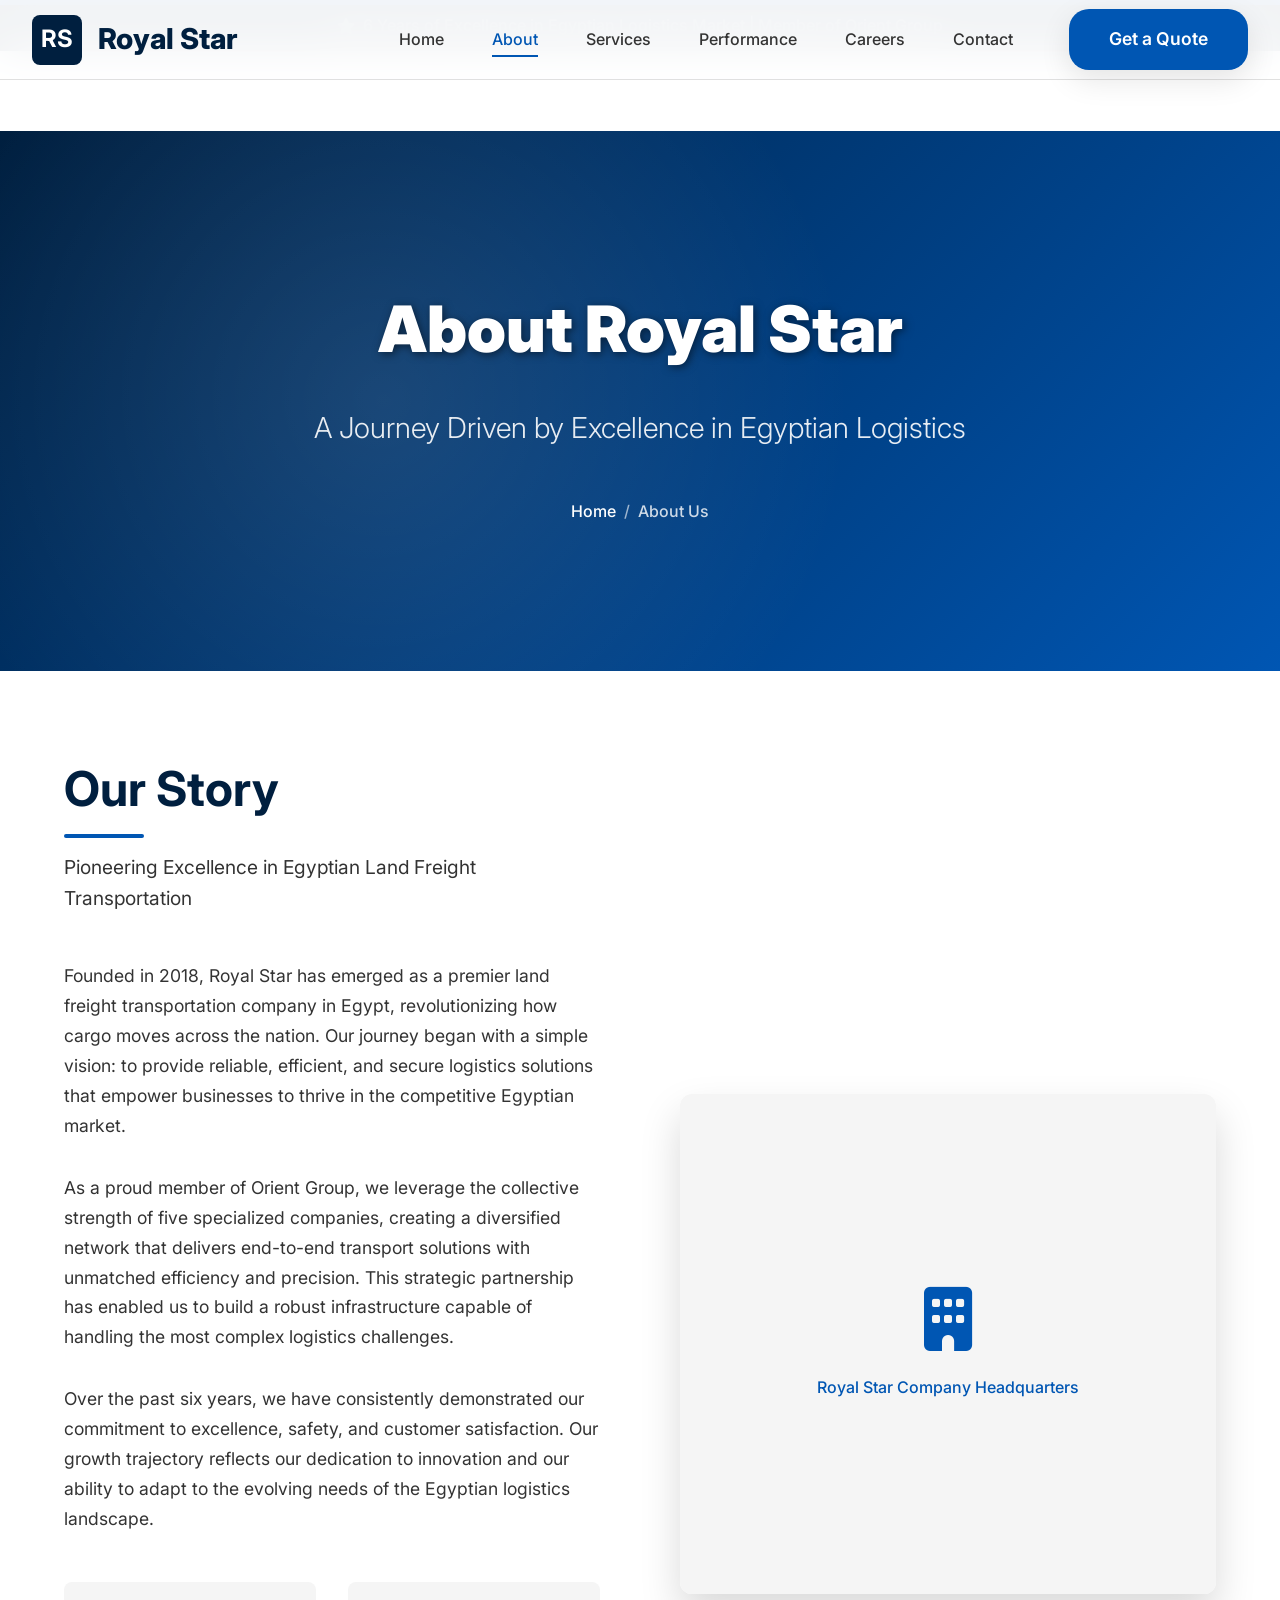
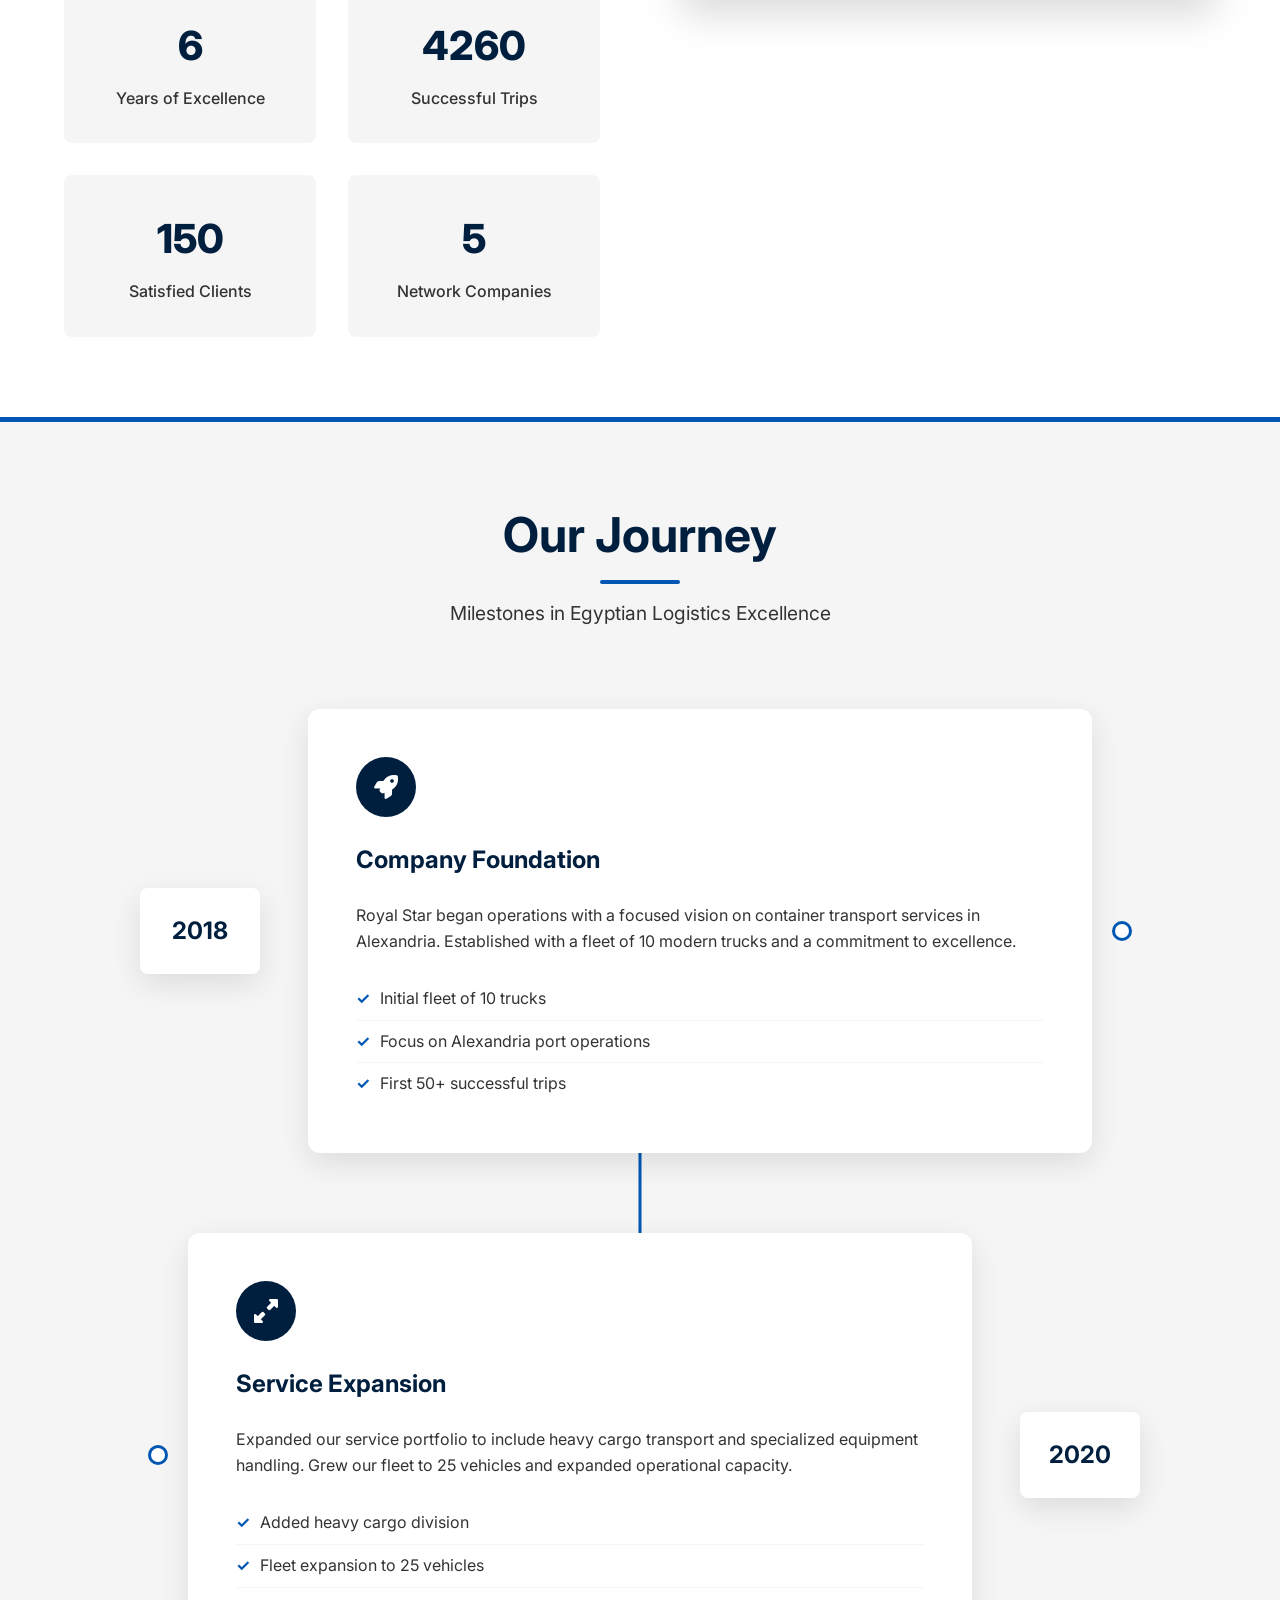
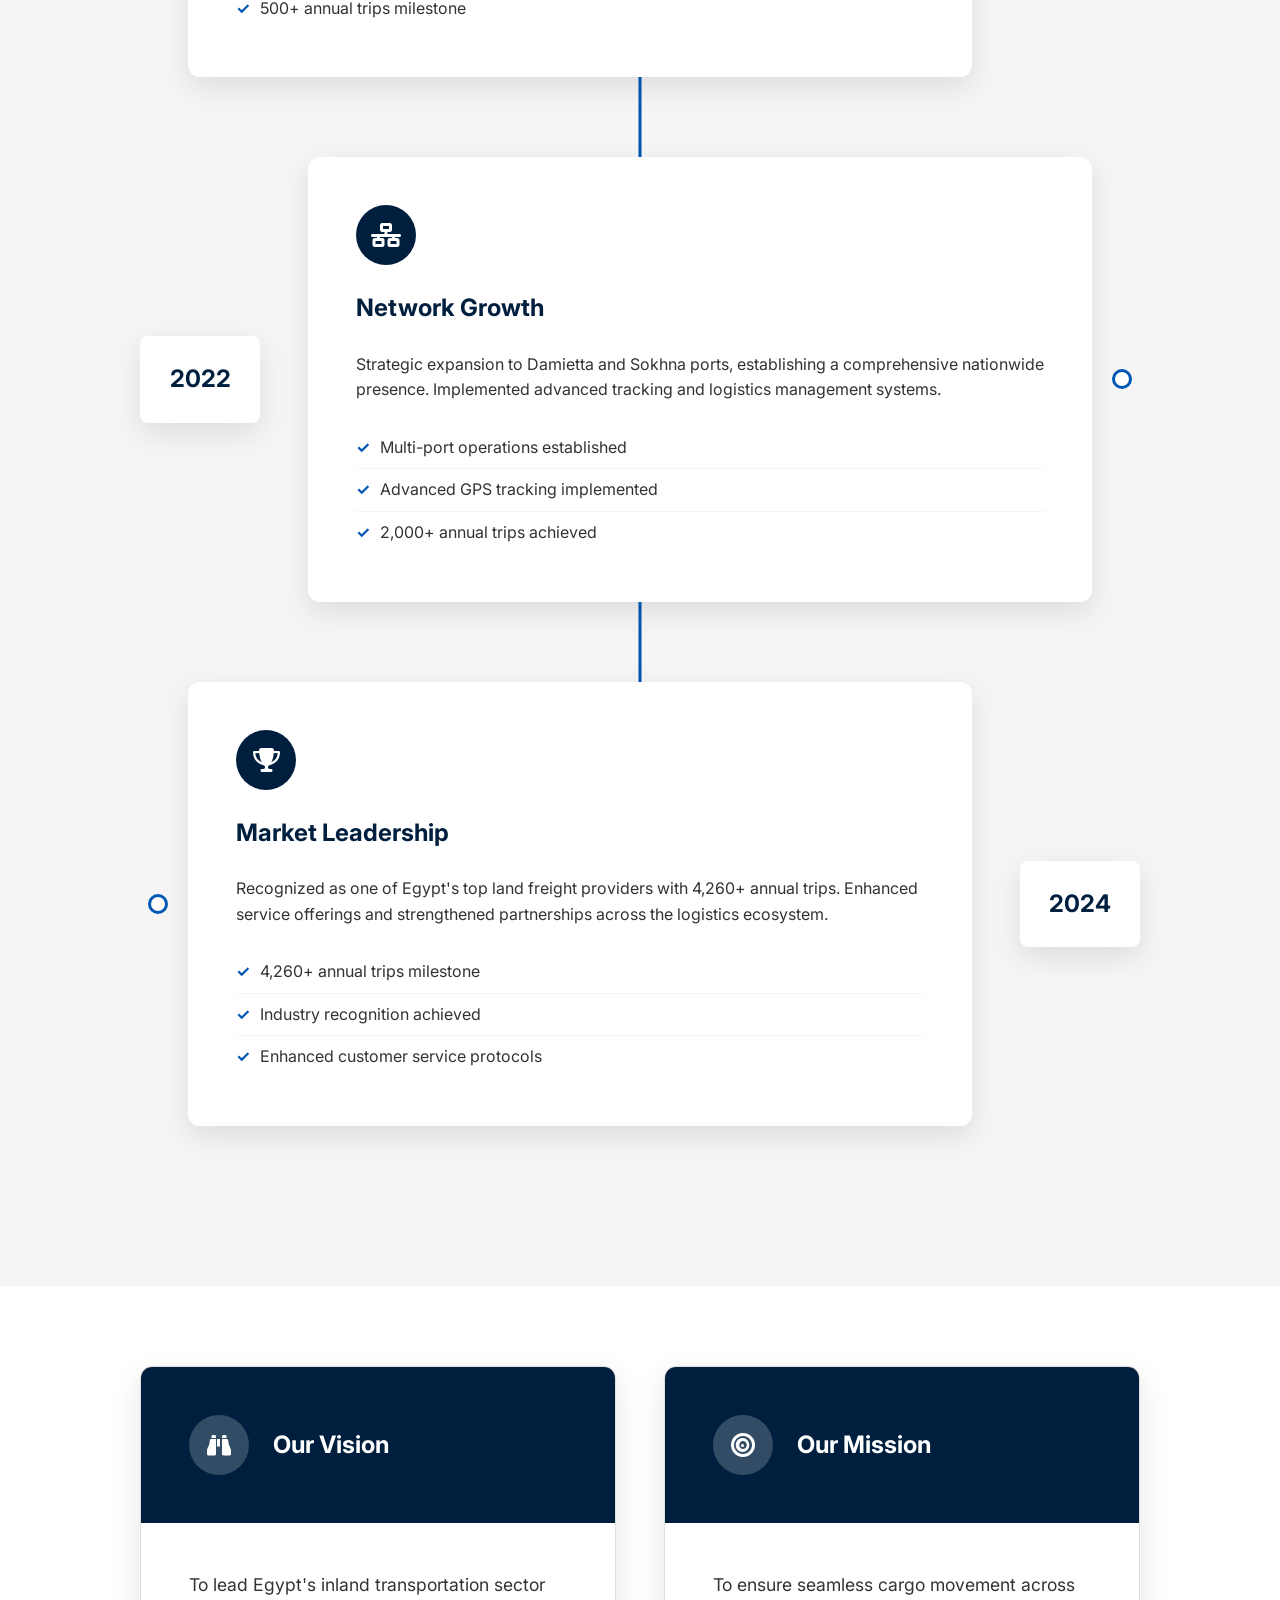
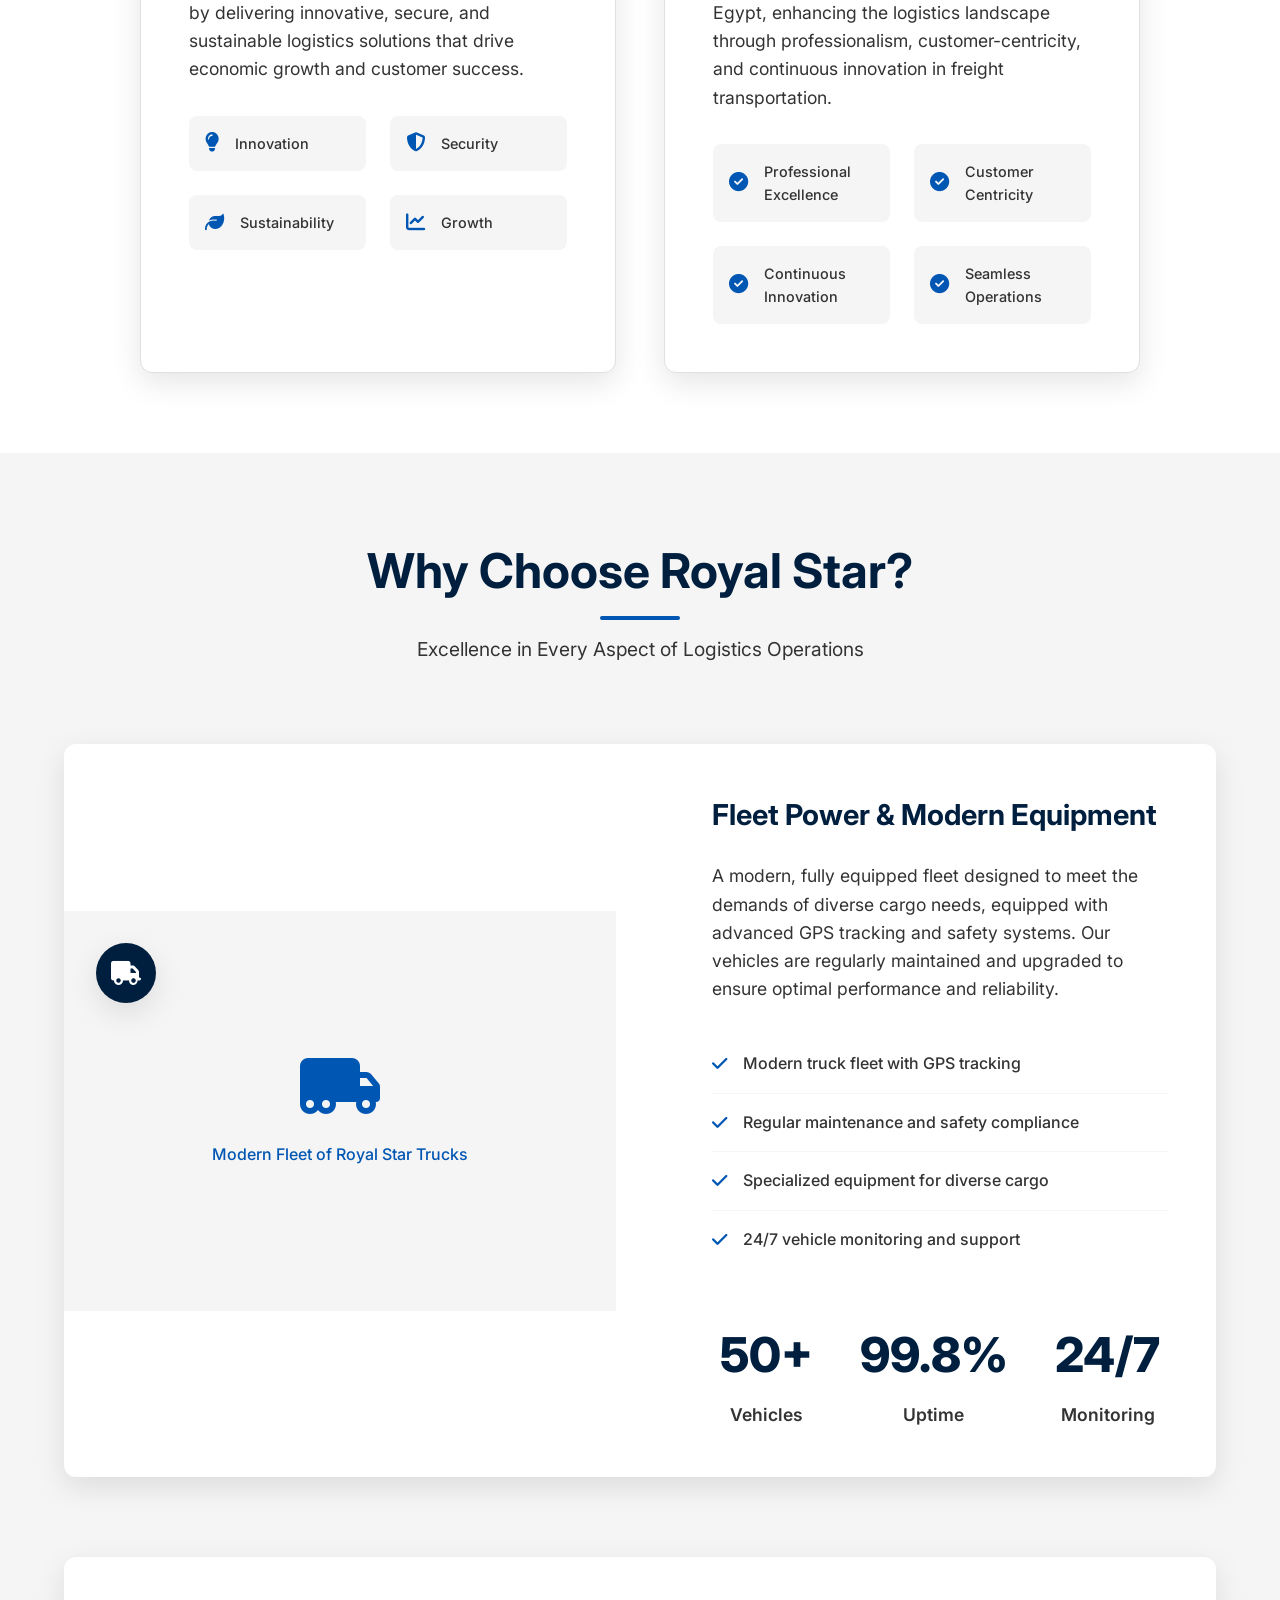
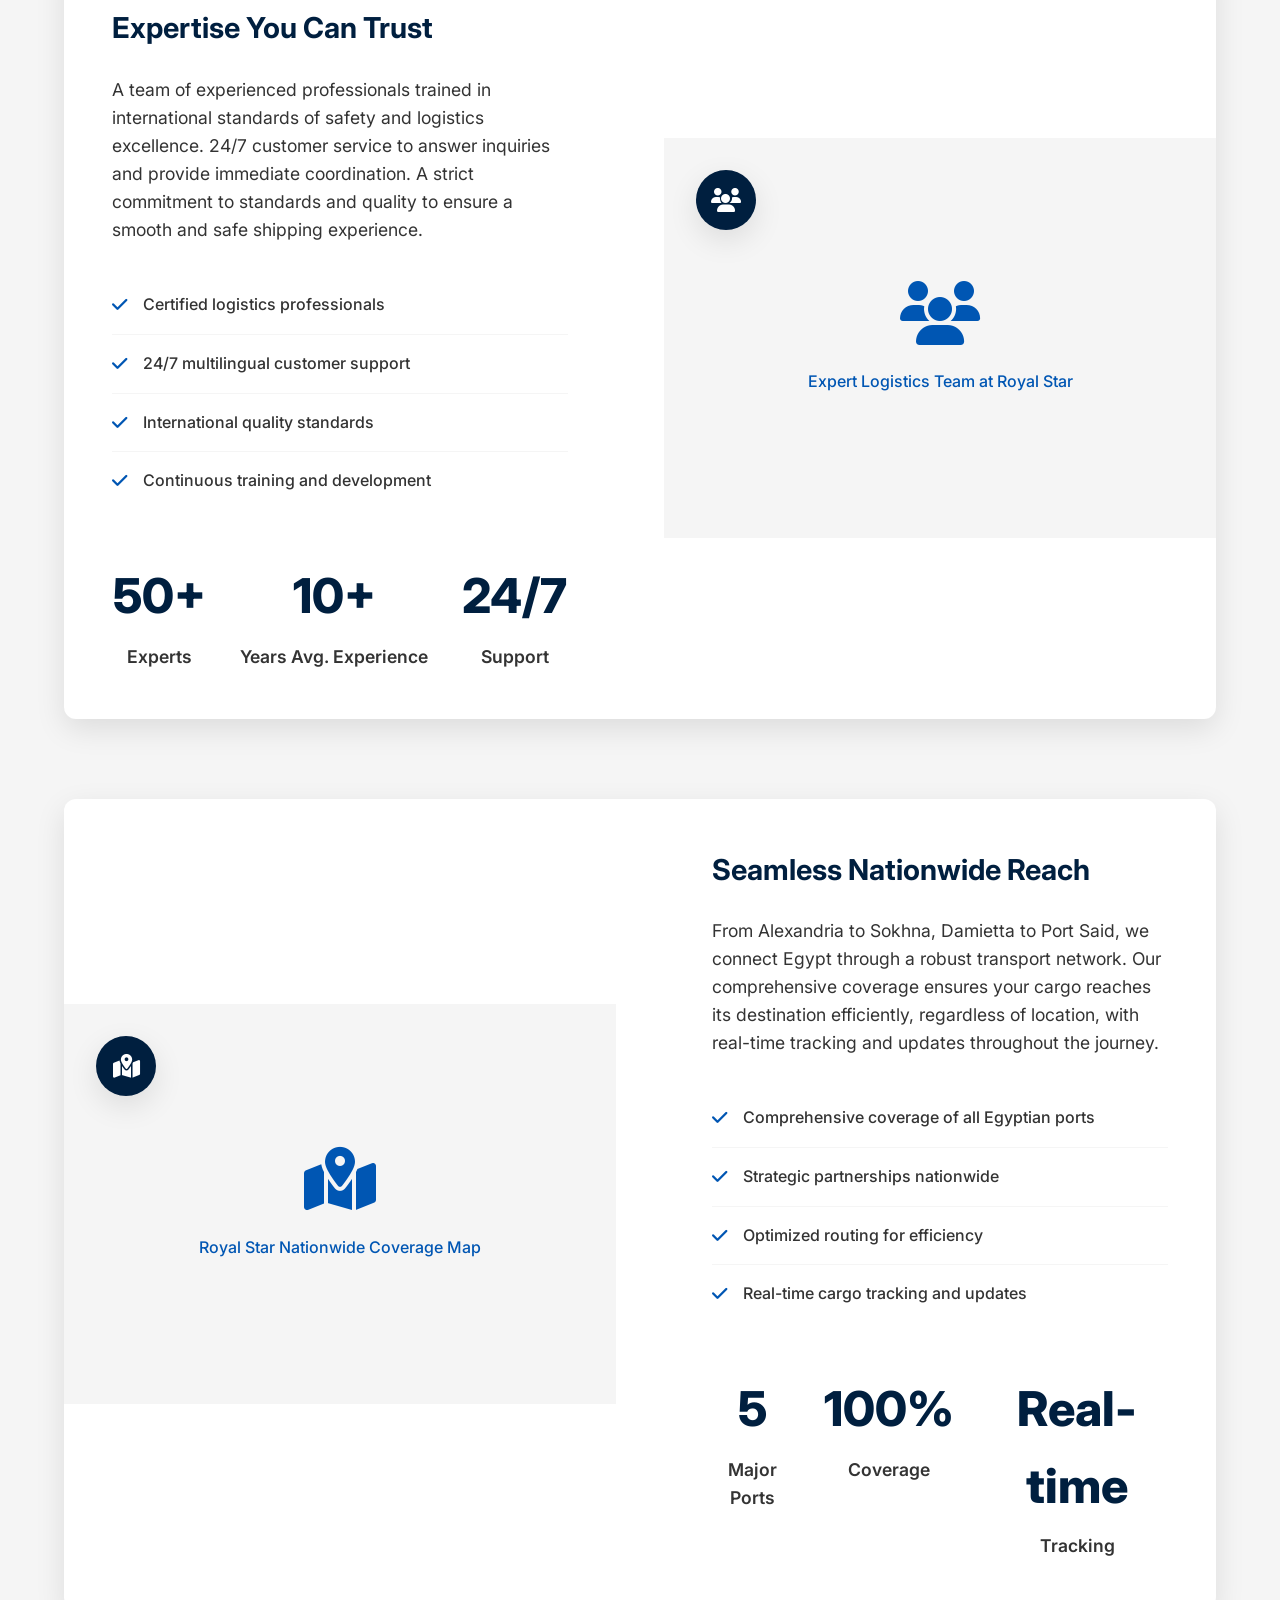
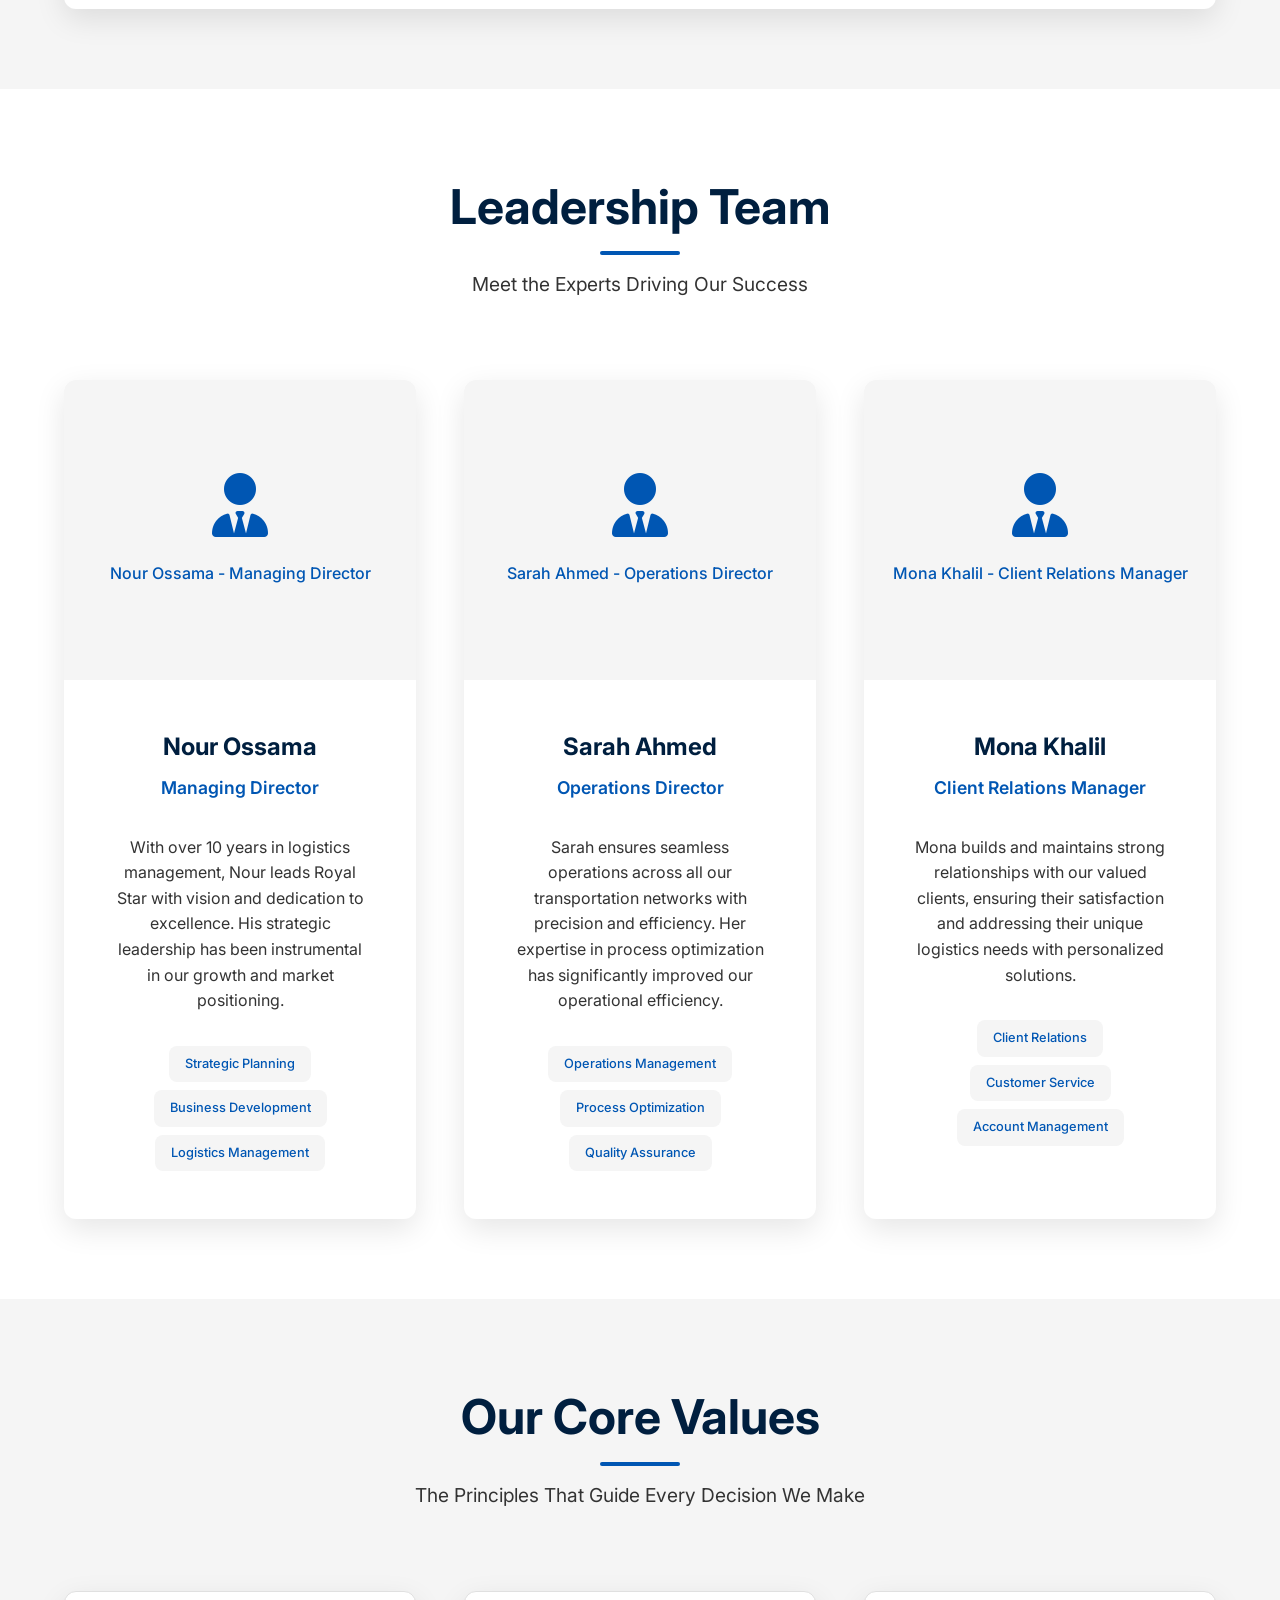
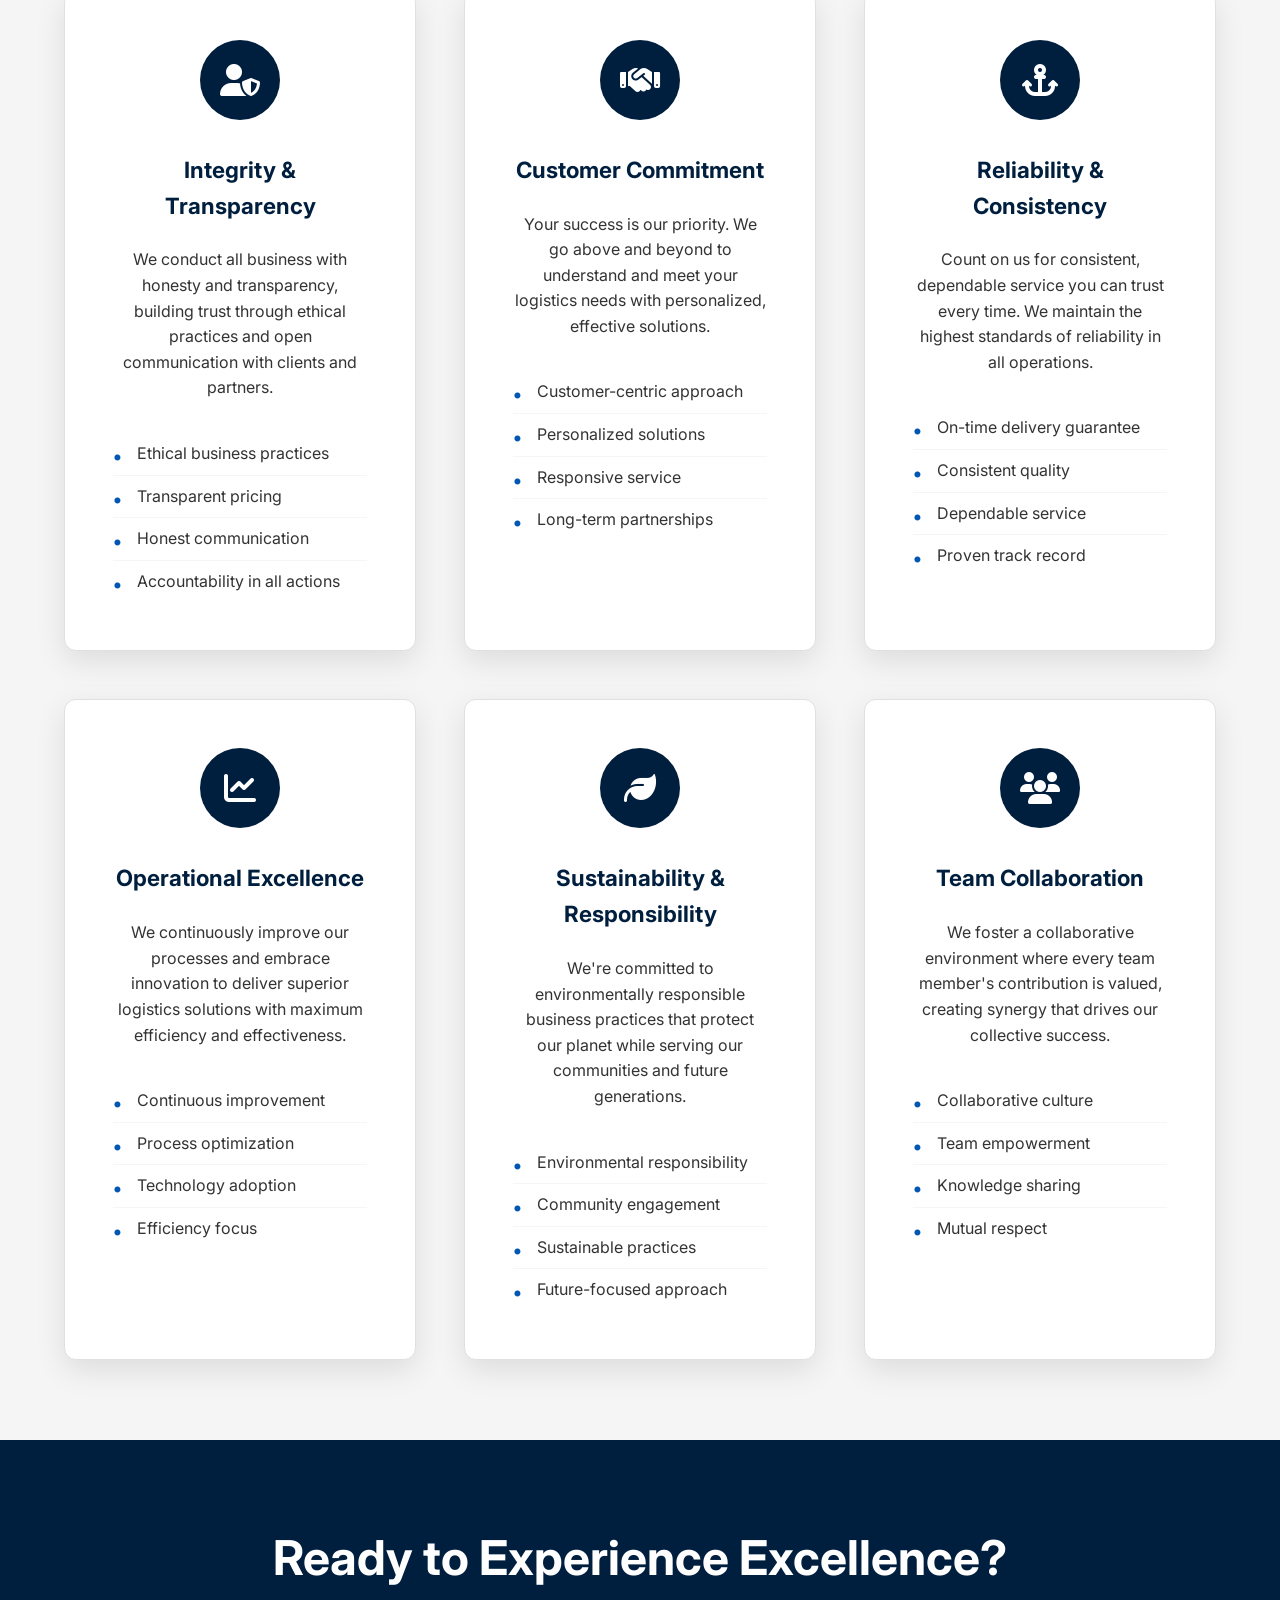
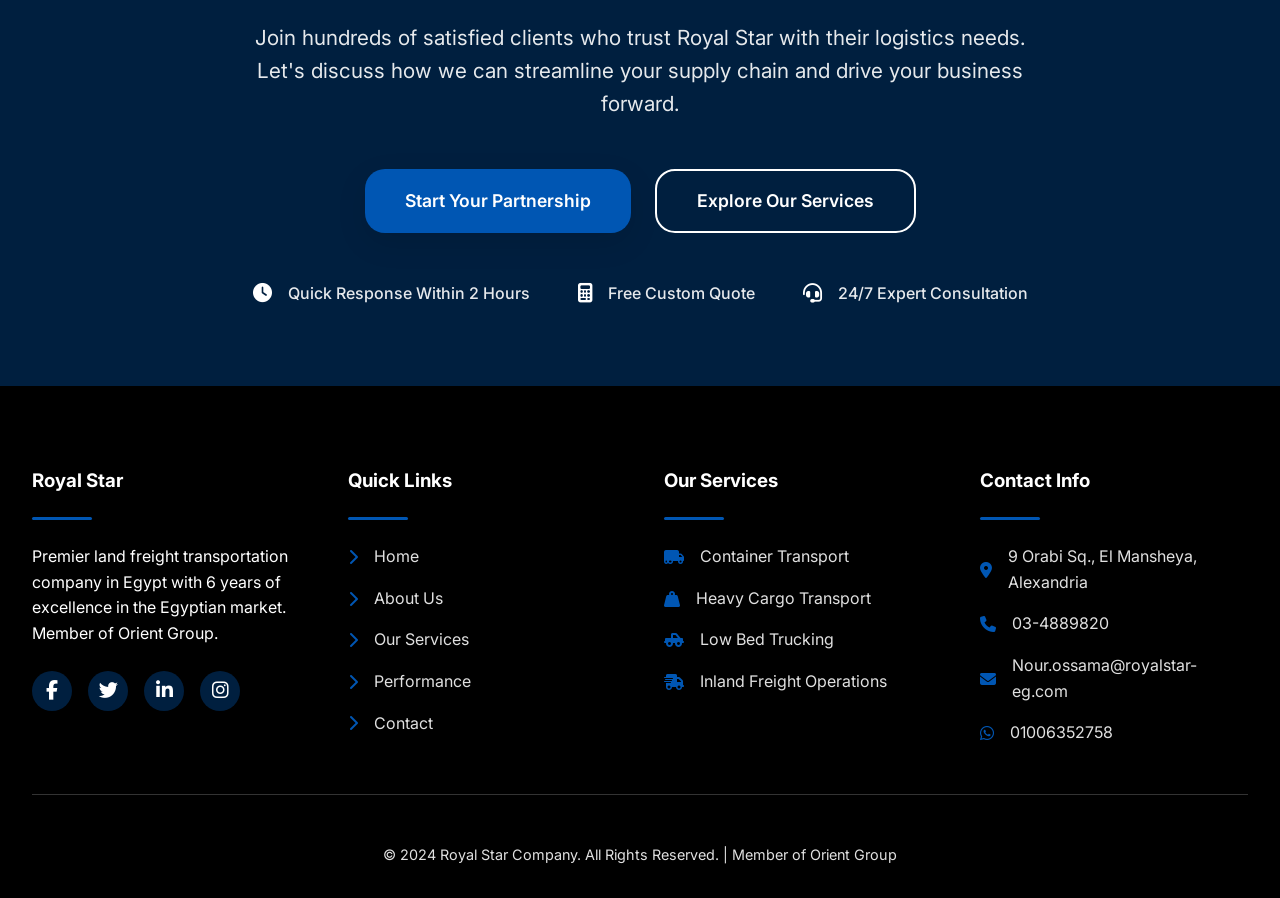
<file: royal star/about.html>
<!DOCTYPE html>
<html lang="en" dir="ltr">
<head>
    <meta charset="UTF-8">
    <meta name="viewport" content="width=device-width, initial-scale=1.0">
    
    <!-- Primary Meta Tags -->
    <title>About Royal Star | Leading Logistics Companies in Egypt - Freight Expertise</title>
    <meta name="description" content="Learn about Royal Star, a top logistics company in Egypt with 6 years of land freight transportation expertise. Our vision and mission drive reliable inland freight services.">
    <meta name="keywords" content="about Royal Star, logistics companies Egypt, freight company Egypt, inland transportation Egypt, transport and logistics Egypt, haulage companies Egypt, نقل بري مصر, شركات اللوجستيات مصر, رؤية نقل البضائع مصر, عن رويال ستار, رؤية اللوجستيات مصر">
    
    <!-- SEO for Arabic -->
    <meta name="arabic-title" content="عن رويال ستار | شركات اللوجستيات الرائدة في مصر - خبرة الشحن">
    <meta name="arabic-description" content="تعرف على رويال ستار، شركة لوجستيات رائدة في مصر مع 6 سنوات من الخبرة في النقل البري. رؤيتنا ورسالتنا تقود خدمات الشحن الداخلي الموثوقة">
    
    <!-- Open Graph -->
    <meta property="og:type" content="website">
    <meta property="og:title" content="About Royal Star | Leading Logistics Companies in Egypt">
    <meta property="og:description" content="Learn about our 6 years of excellence in Egyptian logistics market">
    <meta property="og:url" content="https://www.royalstar-eg.com/about.html">
    <meta property="og:site_name" content="Royal Star Company">
    
    <!-- Twitter Card -->
    <meta name="twitter:card" content="summary_large_image">
    <meta name="twitter:title" content="About Royal Star | Logistics Expertise Egypt">
    <meta name="twitter:description" content="6 years of excellence in Egyptian land freight transportation">
    
    <!-- Structured Data -->
    <script type="application/ld+json">
    {
        "@context": "https://schema.org",
        "@type": "AboutPage",
        "name": "About Royal Star",
        "description": "Learn about Royal Star's history, vision, and mission in Egyptian logistics",
        "publisher": {
            "@type": "Organization",
            "name": "Royal Star Company",
            "url": "https://www.royalstar-eg.com",
            "logo": "https://www.royalstar-eg.com/images/logo.png",
            "sameAs": []
        },
        "mainEntity": {
            "@type": "Organization",
            "name": "Royal Star Company",
            "foundingDate": "2018",
            "founder": "Orient Group",
            "numberOfEmployees": "50+",
            "address": {
                "@type": "PostalAddress",
                "streetAddress": "9 Orabi Square, El Mansheya",
                "addressLocality": "Alexandria",
                "addressCountry": "Egypt"
            }
        }
    }
    </script>
    
    <!-- hreflang for multilingual SEO -->
    <link rel="alternate" hreflang="en" href="https://www.royalstar-eg.com/about.html">
    <link rel="alternate" hreflang="ar" href="https://www.royalstar-eg.com/ar/about.html">
    <link rel="alternate" hreflang="x-default" href="https://www.royalstar-eg.com/about.html">
    
    <!-- Preload critical resources -->
    <link rel="preconnect" href="https://fonts.googleapis.com">
    <link rel="preconnect" href="https://fonts.gstatic.com" crossorigin>
    
    <!-- Google Fonts -->
    <link href="https://fonts.googleapis.com/css2?family=Inter:wght@300;400;500;600;700;800;900&display=swap" rel="stylesheet">
    
    <!-- Font Awesome -->
    <link rel="stylesheet" href="https://cdnjs.cloudflare.com/ajax/libs/font-awesome/6.4.0/css/all.min.css">
    
    <!-- Main CSS File -->
    <link rel="stylesheet" href="css/style.css">
    
    <!-- Favicon -->
    <link rel="icon" type="image/x-icon" href="images/favicon.ico">
</head>
<body>
    <!-- Skip to main content for accessibility -->
    <a href="#main-content" class="sr-only">Skip to main content</a>

    <!-- Notification Bar -->
    <div class="notification-bar">
        <div class="container">
            <div class="notification-content">
                <i class="fas fa-star"></i>
                6 Years of Excellence in Egyptian Logistics Market | Member of Orient Group
            </div>
        </div>
    </div>

    <!-- Header -->
    <header class="header" id="header">
        <div class="container header-container">
            <!-- Logo -->
            <div class="logo">
                <div class="logo-img">RS</div>
                <div class="logo-text">Royal Star</div>
            </div>
            
            <!-- Desktop Navigation -->
            <nav class="nav" aria-label="Main navigation">
                <ul class="nav-links">
                    <li><a href="index.html" class="nav-link">Home</a></li>
                    <li><a href="about.html" class="nav-link active">About</a></li>
                    <li><a href="services.html" class="nav-link">Services</a></li>
                    <li><a href="performance.html" class="nav-link">Performance</a></li>
                    <li><a href="careers.html" class="nav-link">Careers</a></li>
                    <li><a href="contact.html" class="nav-link">Contact</a></li>
                </ul>
                <div class="nav-cta">
                    <a href="contact.html" class="btn btn-primary">Get a Quote</a>
                </div>
            </nav>
            
            <!-- Mobile Menu Button -->
            <button class="mobile-menu-btn" id="mobileMenuBtn" aria-label="Toggle mobile menu">
                <i class="fas fa-bars"></i>
            </button>
        </div>
    </header>

    <!-- Mobile Navigation -->
    <div class="mobile-nav" id="mobileNav">
        <div class="mobile-nav-header">
            <div class="logo">
                <div class="logo-img">RS</div>
                <div class="logo-text">Royal Star</div>
            </div>
            <button class="mobile-close-btn" id="mobileCloseBtn" aria-label="Close mobile menu">
                <i class="fas fa-times"></i>
            </button>
        </div>
        <nav class="mobile-nav-links" aria-label="Mobile navigation">
            <a href="index.html" class="mobile-nav-link">Home</a>
            <a href="about.html" class="mobile-nav-link active">About</a>
            <a href="services.html" class="mobile-nav-link">Services</a>
            <a href="performance.html" class="mobile-nav-link">Performance</a>
            <a href="careers.html" class="mobile-nav-link">Careers</a>
            <a href="contact.html" class="mobile-nav-link">Contact</a>
            <a href="contact.html" class="btn btn-primary mobile-cta">Get a Quote</a>
        </nav>
    </div>

    <!-- Main Content -->
    <main id="main-content">
        <!-- About Hero Section -->
        <section class="page-hero about-hero">
            <div class="container">
                <div class="page-hero-content">
                    <h1 class="page-hero-title">About Royal Star</h1>
                    <p class="page-hero-subtitle">A Journey Driven by Excellence in Egyptian Logistics</p>
                    <div class="page-hero-breadcrumb">
                        <a href="index.html">Home</a>
                        <span class="breadcrumb-separator">/</span>
                        <span class="breadcrumb-current">About Us</span>
                    </div>
                </div>
            </div>
        </section>

        <!-- Company Overview -->
        <section class="section company-overview">
            <div class="container">
                <div class="overview-grid">
                    <div class="overview-content">
                        <div class="section-header">
                            <h2 class="section-title">Our Story</h2>
                            <p class="section-subtitle">Pioneering Excellence in Egyptian Land Freight Transportation</p>
                        </div>
                        
                        <div class="overview-text">
                            <p>Founded in 2018, Royal Star has emerged as a premier land freight transportation company in Egypt, revolutionizing how cargo moves across the nation. Our journey began with a simple vision: to provide reliable, efficient, and secure logistics solutions that empower businesses to thrive in the competitive Egyptian market.</p>
                            
                            <p>As a proud member of Orient Group, we leverage the collective strength of five specialized companies, creating a diversified network that delivers end-to-end transport solutions with unmatched efficiency and precision. This strategic partnership has enabled us to build a robust infrastructure capable of handling the most complex logistics challenges.</p>

                            <p>Over the past six years, we have consistently demonstrated our commitment to excellence, safety, and customer satisfaction. Our growth trajectory reflects our dedication to innovation and our ability to adapt to the evolving needs of the Egyptian logistics landscape.</p>
                        </div>

                        <div class="achievement-stats">
                            <div class="achievement-stat">
                                <div class="achievement-number" data-count="6">0</div>
                                <div class="achievement-label">Years of Excellence</div>
                            </div>
                            <div class="achievement-stat">
                                <div class="achievement-number" data-count="4260">0</div>
                                <div class="achievement-label">Successful Trips</div>
                            </div>
                            <div class="achievement-stat">
                                <div class="achievement-number" data-count="150">0</div>
                                <div class="achievement-label">Satisfied Clients</div>
                            </div>
                            <div class="achievement-stat">
                                <div class="achievement-number" data-count="5">0</div>
                                <div class="achievement-label">Network Companies</div>
                            </div>
                        </div>
                    </div>

                    <div class="overview-image">
                        <div class="image-container">
                            <div class="image-placeholder">
                                <i class="fas fa-building"></i>
                                <span>Royal Star Company Headquarters</span>
                            </div>
                            <div class="image-overlay">
                                <div class="overlay-content">
                                    <i class="fas fa-award"></i>
                                    <h4>6 Years of Trust & Excellence</h4>
                                    <p>Consistently delivering superior logistics solutions</p>
                                </div>
                            </div>
                        </div>
                    </div>
                </div>
            </div>
        </section>

        <!-- Company Timeline -->
        <section class="section company-timeline">
            <div class="container">
                <div class="section-header">
                    <h2 class="section-title">Our Journey</h2>
                    <p class="section-subtitle">Milestones in Egyptian Logistics Excellence</p>
                </div>

                <div class="timeline">
                    <div class="timeline-item">
                        <div class="timeline-year">2018</div>
                        <div class="timeline-content">
                            <div class="timeline-icon">
                                <i class="fas fa-rocket"></i>
                            </div>
                            <h3>Company Foundation</h3>
                            <p>Royal Star began operations with a focused vision on container transport services in Alexandria. Established with a fleet of 10 modern trucks and a commitment to excellence.</p>
                            <ul class="timeline-features">
                                <li>Initial fleet of 10 trucks</li>
                                <li>Focus on Alexandria port operations</li>
                                <li>First 50+ successful trips</li>
                            </ul>
                        </div>
                    </div>

                    <div class="timeline-item">
                        <div class="timeline-year">2020</div>
                        <div class="timeline-content">
                            <div class="timeline-icon">
                                <i class="fas fa-expand-alt"></i>
                            </div>
                            <h3>Service Expansion</h3>
                            <p>Expanded our service portfolio to include heavy cargo transport and specialized equipment handling. Grew our fleet to 25 vehicles and expanded operational capacity.</p>
                            <ul class="timeline-features">
                                <li>Added heavy cargo division</li>
                                <li>Fleet expansion to 25 vehicles</li>
                                <li>500+ annual trips milestone</li>
                            </ul>
                        </div>
                    </div>

                    <div class="timeline-item">
                        <div class="timeline-year">2022</div>
                        <div class="timeline-content">
                            <div class="timeline-icon">
                                <i class="fas fa-network-wired"></i>
                            </div>
                            <h3>Network Growth</h3>
                            <p>Strategic expansion to Damietta and Sokhna ports, establishing a comprehensive nationwide presence. Implemented advanced tracking and logistics management systems.</p>
                            <ul class="timeline-features">
                                <li>Multi-port operations established</li>
                                <li>Advanced GPS tracking implemented</li>
                                <li>2,000+ annual trips achieved</li>
                            </ul>
                        </div>
                    </div>

                    <div class="timeline-item">
                        <div class="timeline-year">2024</div>
                        <div class="timeline-content">
                            <div class="timeline-icon">
                                <i class="fas fa-trophy"></i>
                            </div>
                            <h3>Market Leadership</h3>
                            <p>Recognized as one of Egypt's top land freight providers with 4,260+ annual trips. Enhanced service offerings and strengthened partnerships across the logistics ecosystem.</p>
                            <ul class="timeline-features">
                                <li>4,260+ annual trips milestone</li>
                                <li>Industry recognition achieved</li>
                                <li>Enhanced customer service protocols</li>
                            </ul>
                        </div>
                    </div>
                </div>
            </div>
        </section>

        <!-- Vision & Mission Section -->
        <section class="section vision-mission">
            <div class="container">
                <div class="vision-mission-grid">
                    <div class="vision-card">
                        <div class="card-header">
                            <div class="card-icon">
                                <i class="fas fa-binoculars"></i>
                            </div>
                            <h3>Our Vision</h3>
                        </div>
                        <div class="card-content">
                            <p>To lead Egypt's inland transportation sector by delivering innovative, secure, and sustainable logistics solutions that drive economic growth and customer success.</p>
                            <div class="vision-pillars">
                                <div class="pillar">
                                    <i class="fas fa-lightbulb"></i>
                                    <span>Innovation</span>
                                </div>
                                <div class="pillar">
                                    <i class="fas fa-shield-alt"></i>
                                    <span>Security</span>
                                </div>
                                <div class="pillar">
                                    <i class="fas fa-leaf"></i>
                                    <span>Sustainability</span>
                                </div>
                                <div class="pillar">
                                    <i class="fas fa-chart-line"></i>
                                    <span>Growth</span>
                                </div>
                            </div>
                        </div>
                    </div>

                    <div class="mission-card">
                        <div class="card-header">
                            <div class="card-icon">
                                <i class="fas fa-bullseye"></i>
                            </div>
                            <h3>Our Mission</h3>
                        </div>
                        <div class="card-content">
                            <p>To ensure seamless cargo movement across Egypt, enhancing the logistics landscape through professionalism, customer-centricity, and continuous innovation in freight transportation.</p>
                            <div class="mission-objectives">
                                <div class="objective">
                                    <i class="fas fa-check-circle"></i>
                                    <span>Professional Excellence</span>
                                </div>
                                <div class="objective">
                                    <i class="fas fa-check-circle"></i>
                                    <span>Customer Centricity</span>
                                </div>
                                <div class="objective">
                                    <i class="fas fa-check-circle"></i>
                                    <span>Continuous Innovation</span>
                                </div>
                                <div class="objective">
                                    <i class="fas fa-check-circle"></i>
                                    <span>Seamless Operations</span>
                                </div>
                            </div>
                        </div>
                    </div>
                </div>
            </div>
        </section>

        <!-- Why Choose Us Section -->
        <section class="section why-choose-us">
            <div class="container">
                <div class="section-header">
                    <h2 class="section-title">Why Choose Royal Star?</h2>
                    <p class="section-subtitle">Excellence in Every Aspect of Logistics Operations</p>
                </div>

                <div class="features-grid">
                    <!-- Feature 1: Fleet Power -->
                    <div class="feature-card">
                        <div class="feature-image">
                            <div class="image-placeholder">
                                <i class="fas fa-truck-moving"></i>
                                <span>Modern Fleet of Royal Star Trucks</span>
                            </div>
                            <div class="feature-badge">
                                <i class="fas fa-truck"></i>
                            </div>
                        </div>
                        <div class="feature-content">
                            <h3>Fleet Power & Modern Equipment</h3>
                            <p>A modern, fully equipped fleet designed to meet the demands of diverse cargo needs, equipped with advanced GPS tracking and safety systems. Our vehicles are regularly maintained and upgraded to ensure optimal performance and reliability.</p>
                            <div class="feature-details">
                                <div class="detail-item">
                                    <i class="fas fa-check"></i>
                                    <span>Modern truck fleet with GPS tracking</span>
                                </div>
                                <div class="detail-item">
                                    <i class="fas fa-check"></i>
                                    <span>Regular maintenance and safety compliance</span>
                                </div>
                                <div class="detail-item">
                                    <i class="fas fa-check"></i>
                                    <span>Specialized equipment for diverse cargo</span>
                                </div>
                                <div class="detail-item">
                                    <i class="fas fa-check"></i>
                                    <span>24/7 vehicle monitoring and support</span>
                                </div>
                            </div>
                            <div class="feature-stats">
                                <div class="stat">
                                    <span class="stat-number">50+</span>
                                    <span class="stat-label">Vehicles</span>
                                </div>
                                <div class="stat">
                                    <span class="stat-number">99.8%</span>
                                    <span class="stat-label">Uptime</span>
                                </div>
                                <div class="stat">
                                    <span class="stat-number">24/7</span>
                                    <span class="stat-label">Monitoring</span>
                                </div>
                            </div>
                        </div>
                    </div>

                    <!-- Feature 2: Expertise -->
                    <div class="feature-card reverse">
                        <div class="feature-image">
                            <div class="image-placeholder">
                                <i class="fas fa-users"></i>
                                <span>Expert Logistics Team at Royal Star</span>
                            </div>
                            <div class="feature-badge">
                                <i class="fas fa-users"></i>
                            </div>
                        </div>
                        <div class="feature-content">
                            <h3>Expertise You Can Trust</h3>
                            <p>A team of experienced professionals trained in international standards of safety and logistics excellence. 24/7 customer service to answer inquiries and provide immediate coordination. A strict commitment to standards and quality to ensure a smooth and safe shipping experience.</p>
                            <div class="feature-details">
                                <div class="detail-item">
                                    <i class="fas fa-check"></i>
                                    <span>Certified logistics professionals</span>
                                </div>
                                <div class="detail-item">
                                    <i class="fas fa-check"></i>
                                    <span>24/7 multilingual customer support</span>
                                </div>
                                <div class="detail-item">
                                    <i class="fas fa-check"></i>
                                    <span>International quality standards</span>
                                </div>
                                <div class="detail-item">
                                    <i class="fas fa-check"></i>
                                    <span>Continuous training and development</span>
                                </div>
                            </div>
                            <div class="feature-stats">
                                <div class="stat">
                                    <span class="stat-number">50+</span>
                                    <span class="stat-label">Experts</span>
                                </div>
                                <div class="stat">
                                    <span class="stat-number">10+</span>
                                    <span class="stat-label">Years Avg. Experience</span>
                                </div>
                                <div class="stat">
                                    <span class="stat-number">24/7</span>
                                    <span class="stat-label">Support</span>
                                </div>
                            </div>
                        </div>
                    </div>

                    <!-- Feature 3: Nationwide Coverage -->
                    <div class="feature-card">
                        <div class="feature-image">
                            <div class="image-placeholder">
                                <i class="fas fa-map-marked-alt"></i>
                                <span>Royal Star Nationwide Coverage Map</span>
                            </div>
                            <div class="feature-badge">
                                <i class="fas fa-map-marked-alt"></i>
                            </div>
                        </div>
                        <div class="feature-content">
                            <h3>Seamless Nationwide Reach</h3>
                            <p>From Alexandria to Sokhna, Damietta to Port Said, we connect Egypt through a robust transport network. Our comprehensive coverage ensures your cargo reaches its destination efficiently, regardless of location, with real-time tracking and updates throughout the journey.</p>
                            <div class="feature-details">
                                <div class="detail-item">
                                    <i class="fas fa-check"></i>
                                    <span>Comprehensive coverage of all Egyptian ports</span>
                                </div>
                                <div class="detail-item">
                                    <i class="fas fa-check"></i>
                                    <span>Strategic partnerships nationwide</span>
                                </div>
                                <div class="detail-item">
                                    <i class="fas fa-check"></i>
                                    <span>Optimized routing for efficiency</span>
                                </div>
                                <div class="detail-item">
                                    <i class="fas fa-check"></i>
                                    <span>Real-time cargo tracking and updates</span>
                                </div>
                            </div>
                            <div class="feature-stats">
                                <div class="stat">
                                    <span class="stat-number">5</span>
                                    <span class="stat-label">Major Ports</span>
                                </div>
                                <div class="stat">
                                    <span class="stat-number">100%</span>
                                    <span class="stat-label">Coverage</span>
                                </div>
                                <div class="stat">
                                    <span class="stat-number">Real-time</span>
                                    <span class="stat-label">Tracking</span>
                                </div>
                            </div>
                        </div>
                    </div>
                </div>
            </div>
        </section>

        <!-- Team Section -->
        <section class="section team-section">
            <div class="container">
                <div class="section-header">
                    <h2 class="section-title">Leadership Team</h2>
                    <p class="section-subtitle">Meet the Experts Driving Our Success</p>
                </div>

                <div class="team-grid">
                    <div class="team-member">
                        <div class="member-image">
                            <div class="image-placeholder">
                                <i class="fas fa-user-tie"></i>
                                <span>Nour Ossama - Managing Director</span>
                            </div>
                            <div class="member-social">
                                <a href="#" class="social-link">
                                    <i class="fab fa-linkedin-in"></i>
                                </a>
                                <a href="#" class="social-link">
                                    <i class="fas fa-envelope"></i>
                                </a>
                            </div>
                        </div>
                        <div class="member-info">
                            <h3>Nour Ossama</h3>
                            <p class="member-role">Managing Director</p>
                            <p class="member-bio">With over 10 years in logistics management, Nour leads Royal Star with vision and dedication to excellence. His strategic leadership has been instrumental in our growth and market positioning.</p>
                            <div class="member-expertise">
                                <span class="expertise-tag">Strategic Planning</span>
                                <span class="expertise-tag">Business Development</span>
                                <span class="expertise-tag">Logistics Management</span>
                            </div>
                        </div>
                    </div>

                    <div class="team-member">
                        <div class="member-image">
                            <div class="image-placeholder">
                                <i class="fas fa-user-tie"></i>
                                <span>Sarah Ahmed - Operations Director</span>
                            </div>
                            <div class="member-social">
                                <a href="#" class="social-link">
                                    <i class="fab fa-linkedin-in"></i>
                                </a>
                                <a href="#" class="social-link">
                                    <i class="fas fa-envelope"></i>
                                </a>
                            </div>
                        </div>
                        <div class="member-info">
                            <h3>Sarah Ahmed</h3>
                            <p class="member-role">Operations Director</p>
                            <p class="member-bio">Sarah ensures seamless operations across all our transportation networks with precision and efficiency. Her expertise in process optimization has significantly improved our operational efficiency.</p>
                            <div class="member-expertise">
                                <span class="expertise-tag">Operations Management</span>
                                <span class="expertise-tag">Process Optimization</span>
                                <span class="expertise-tag">Quality Assurance</span>
                            </div>
                        </div>
                    </div>

                    <div class="team-member">
                        <div class="member-image">
                            <div class="image-placeholder">
                                <i class="fas fa-user-tie"></i>
                                <span>Mona Khalil - Client Relations Manager</span>
                            </div>
                            <div class="member-social">
                                <a href="#" class="social-link">
                                    <i class="fab fa-linkedin-in"></i>
                                </a>
                                <a href="#" class="social-link">
                                    <i class="fas fa-envelope"></i>
                                </a>
                            </div>
                        </div>
                        <div class="member-info">
                            <h3>Mona Khalil</h3>
                            <p class="member-role">Client Relations Manager</p>
                            <p class="member-bio">Mona builds and maintains strong relationships with our valued clients, ensuring their satisfaction and addressing their unique logistics needs with personalized solutions.</p>
                            <div class="member-expertise">
                                <span class="expertise-tag">Client Relations</span>
                                <span class="expertise-tag">Customer Service</span>
                                <span class="expertise-tag">Account Management</span>
                            </div>
                        </div>
                    </div>
                </div>
            </div>
        </section>

        <!-- Values Section -->
        <section class="section company-values">
            <div class="container">
                <div class="section-header">
                    <h2 class="section-title">Our Core Values</h2>
                    <p class="section-subtitle">The Principles That Guide Every Decision We Make</p>
                </div>

                <div class="values-grid">
                    <div class="value-item">
                        <div class="value-icon">
                            <i class="fas fa-user-shield"></i>
                        </div>
                        <h3>Integrity & Transparency</h3>
                        <p>We conduct all business with honesty and transparency, building trust through ethical practices and open communication with clients and partners.</p>
                        <ul class="value-points">
                            <li>Ethical business practices</li>
                            <li>Transparent pricing</li>
                            <li>Honest communication</li>
                            <li>Accountability in all actions</li>
                        </ul>
                    </div>

                    <div class="value-item">
                        <div class="value-icon">
                            <i class="fas fa-handshake"></i>
                        </div>
                        <h3>Customer Commitment</h3>
                        <p>Your success is our priority. We go above and beyond to understand and meet your logistics needs with personalized, effective solutions.</p>
                        <ul class="value-points">
                            <li>Customer-centric approach</li>
                            <li>Personalized solutions</li>
                            <li>Responsive service</li>
                            <li>Long-term partnerships</li>
                        </ul>
                    </div>

                    <div class="value-item">
                        <div class="value-icon">
                            <i class="fas fa-anchor"></i>
                        </div>
                        <h3>Reliability & Consistency</h3>
                        <p>Count on us for consistent, dependable service you can trust every time. We maintain the highest standards of reliability in all operations.</p>
                        <ul class="value-points">
                            <li>On-time delivery guarantee</li>
                            <li>Consistent quality</li>
                            <li>Dependable service</li>
                            <li>Proven track record</li>
                        </ul>
                    </div>

                    <div class="value-item">
                        <div class="value-icon">
                            <i class="fas fa-chart-line"></i>
                        </div>
                        <h3>Operational Excellence</h3>
                        <p>We continuously improve our processes and embrace innovation to deliver superior logistics solutions with maximum efficiency and effectiveness.</p>
                        <ul class="value-points">
                            <li>Continuous improvement</li>
                            <li>Process optimization</li>
                            <li>Technology adoption</li>
                            <li>Efficiency focus</li>
                        </ul>
                    </div>

                    <div class="value-item">
                        <div class="value-icon">
                            <i class="fas fa-leaf"></i>
                        </div>
                        <h3>Sustainability & Responsibility</h3>
                        <p>We're committed to environmentally responsible business practices that protect our planet while serving our communities and future generations.</p>
                        <ul class="value-points">
                            <li>Environmental responsibility</li>
                            <li>Community engagement</li>
                            <li>Sustainable practices</li>
                            <li>Future-focused approach</li>
                        </ul>
                    </div>

                    <div class="value-item">
                        <div class="value-icon">
                            <i class="fas fa-users"></i>
                        </div>
                        <h3>Team Collaboration</h3>
                        <p>We foster a collaborative environment where every team member's contribution is valued, creating synergy that drives our collective success.</p>
                        <ul class="value-points">
                            <li>Collaborative culture</li>
                            <li>Team empowerment</li>
                            <li>Knowledge sharing</li>
                            <li>Mutual respect</li>
                        </ul>
                    </div>
                </div>
            </div>
        </section>

        <!-- CTA Section -->
        <section class="section about-cta">
            <div class="container">
                <div class="cta-content">
                    <h2>Ready to Experience Excellence?</h2>
                    <p>Join hundreds of satisfied clients who trust Royal Star with their logistics needs. Let's discuss how we can streamline your supply chain and drive your business forward.</p>
                    <div class="cta-buttons">
                        <a href="contact.html" class="btn btn-primary">Start Your Partnership</a>
                        <a href="services.html" class="btn btn-secondary">Explore Our Services</a>
                    </div>
                    <div class="cta-features">
                        <div class="feature">
                            <i class="fas fa-clock"></i>
                            <span>Quick Response Within 2 Hours</span>
                        </div>
                        <div class="feature">
                            <i class="fas fa-calculator"></i>
                            <span>Free Custom Quote</span>
                        </div>
                        <div class="feature">
                            <i class="fas fa-headset"></i>
                            <span>24/7 Expert Consultation</span>
                        </div>
                    </div>
                </div>
            </div>
        </section>
    </main>

    <!-- Footer -->
    <footer class="footer">
        <div class="container">
            <div class="footer-grid">
                <div class="footer-column">
                    <h3>Royal Star</h3>
                    <p>Premier land freight transportation company in Egypt with 6 years of excellence in the Egyptian market. Member of Orient Group.</p>
                    <div class="social-links">
                        <a href="#" class="social-link" aria-label="Facebook">
                            <i class="fab fa-facebook-f"></i>
                        </a>
                        <a href="#" class="social-link" aria-label="Twitter">
                            <i class="fab fa-twitter"></i>
                        </a>
                        <a href="#" class="social-link" aria-label="LinkedIn">
                            <i class="fab fa-linkedin-in"></i>
                        </a>
                        <a href="#" class="social-link" aria-label="Instagram">
                            <i class="fab fa-instagram"></i>
                        </a>
                    </div>
                </div>
                <div class="footer-column">
                    <h3>Quick Links</h3>
                    <div class="footer-links">
                        <a href="index.html" class="footer-link">
                            <i class="fas fa-chevron-right"></i>
                            Home
                        </a>
                        <a href="about.html" class="footer-link">
                            <i class="fas fa-chevron-right"></i>
                            About Us
                        </a>
                        <a href="services.html" class="footer-link">
                            <i class="fas fa-chevron-right"></i>
                            Our Services
                        </a>
                        <a href="performance.html" class="footer-link">
                            <i class="fas fa-chevron-right"></i>
                            Performance
                        </a>
                        <a href="contact.html" class="footer-link">
                            <i class="fas fa-chevron-right"></i>
                            Contact
                        </a>
                    </div>
                </div>
                <div class="footer-column">
                    <h3>Our Services</h3>
                    <div class="footer-links">
                        <a href="services.html" class="footer-link">
                            <i class="fas fa-truck-moving"></i>
                            Container Transport
                        </a>
                        <a href="services.html" class="footer-link">
                            <i class="fas fa-weight-hanging"></i>
                            Heavy Cargo Transport
                        </a>
                        <a href="services.html" class="footer-link">
                            <i class="fas fa-truck-pickup"></i>
                            Low Bed Trucking
                        </a>
                        <a href="services.html" class="footer-link">
                            <i class="fas fa-shipping-fast"></i>
                            Inland Freight Operations
                        </a>
                    </div>
                </div>
                <div class="footer-column">
                    <h3>Contact Info</h3>
                    <div class="footer-links">
                        <a href="#" class="footer-link">
                            <i class="fas fa-map-marker-alt"></i>
                            9 Orabi Sq., El Mansheya, Alexandria
                        </a>
                        <a href="tel:034889820" class="footer-link">
                            <i class="fas fa-phone"></i>
                            03-4889820
                        </a>
                        <a href="mailto:Nour.ossama@royalstar-eg.com" class="footer-link">
                            <i class="fas fa-envelope"></i>
                            Nour.ossama@royalstar-eg.com
                        </a>
                        <a href="https://wa.me/2001006352758" class="footer-link" target="_blank" rel="noopener">
                            <i class="fab fa-whatsapp"></i>
                            01006352758
                        </a>
                    </div>
                </div>
            </div>
            <div class="copyright">
                <p>&copy; 2024 Royal Star Company. All Rights Reserved. | Member of Orient Group</p>
            </div>
        </div>
    </footer>

    <!-- Main JavaScript File -->
    <script src="js/main.js"></script>
</body>
</html>
</file>
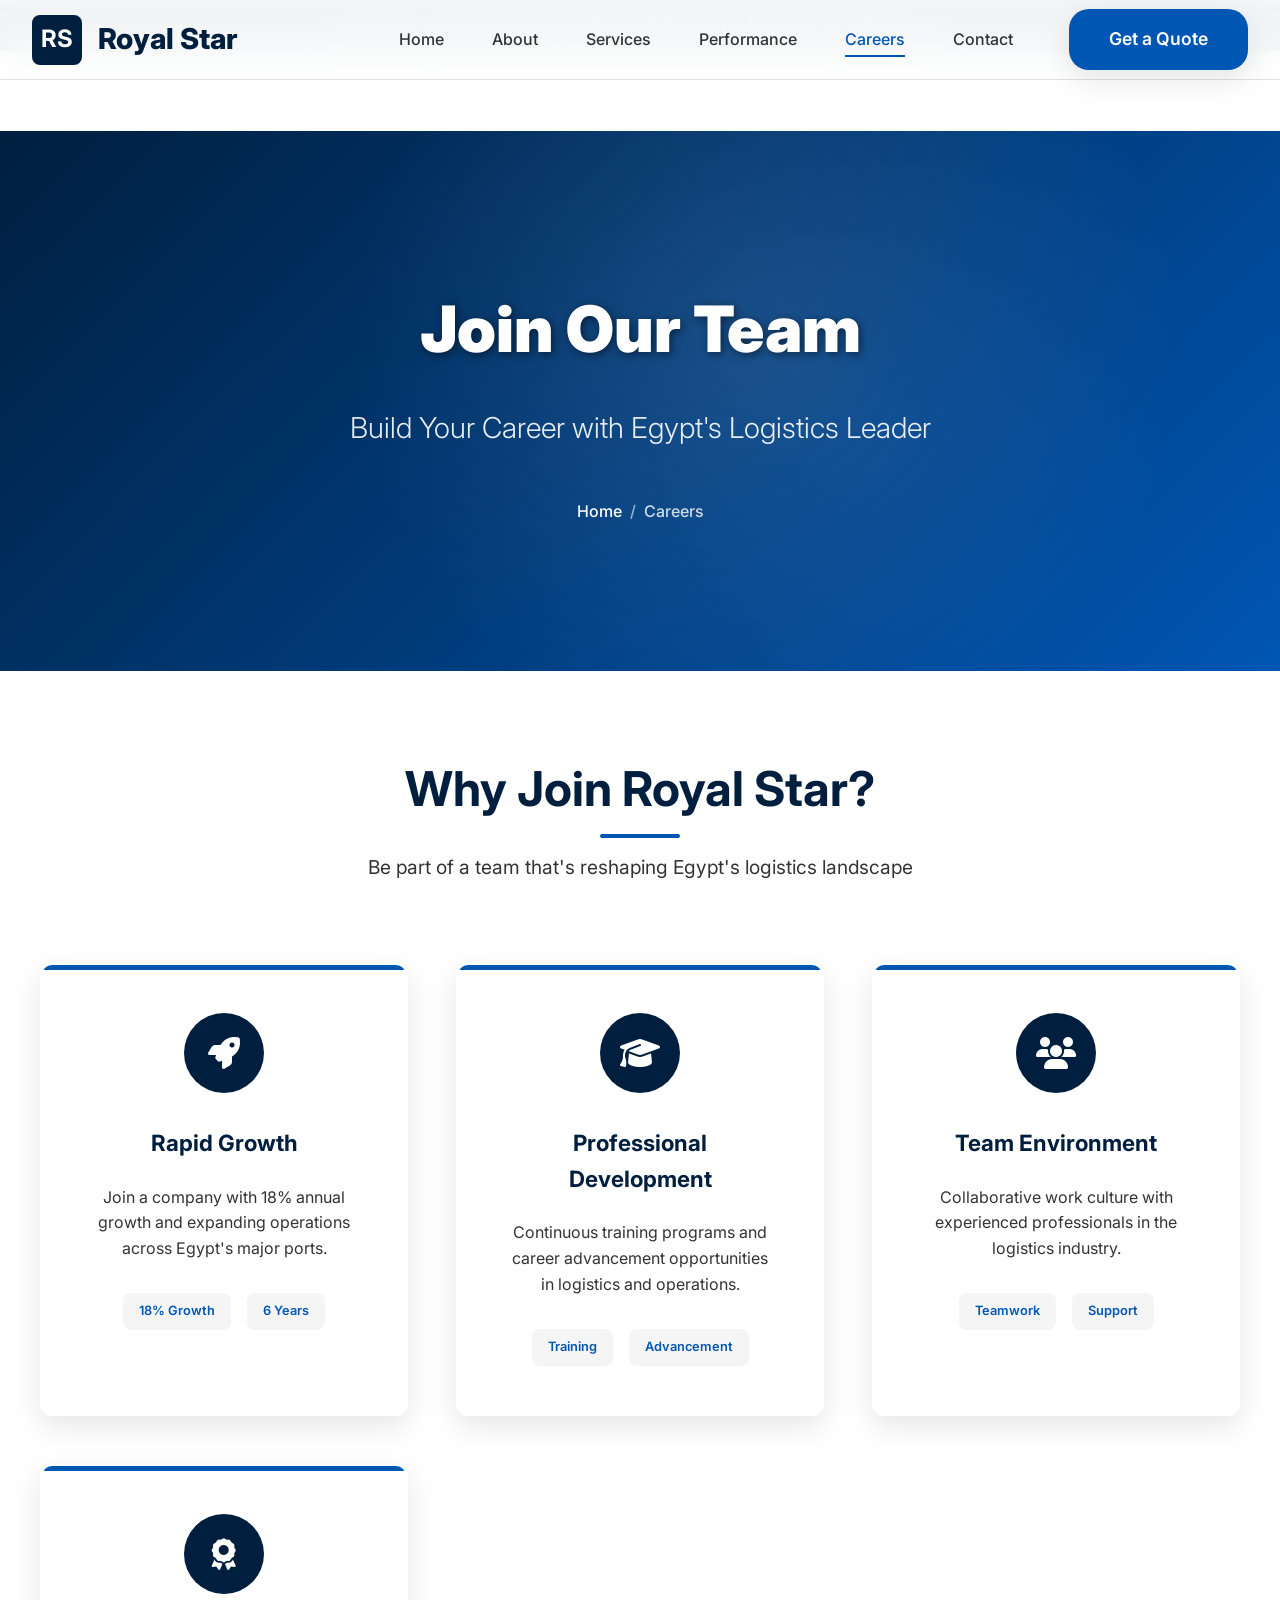
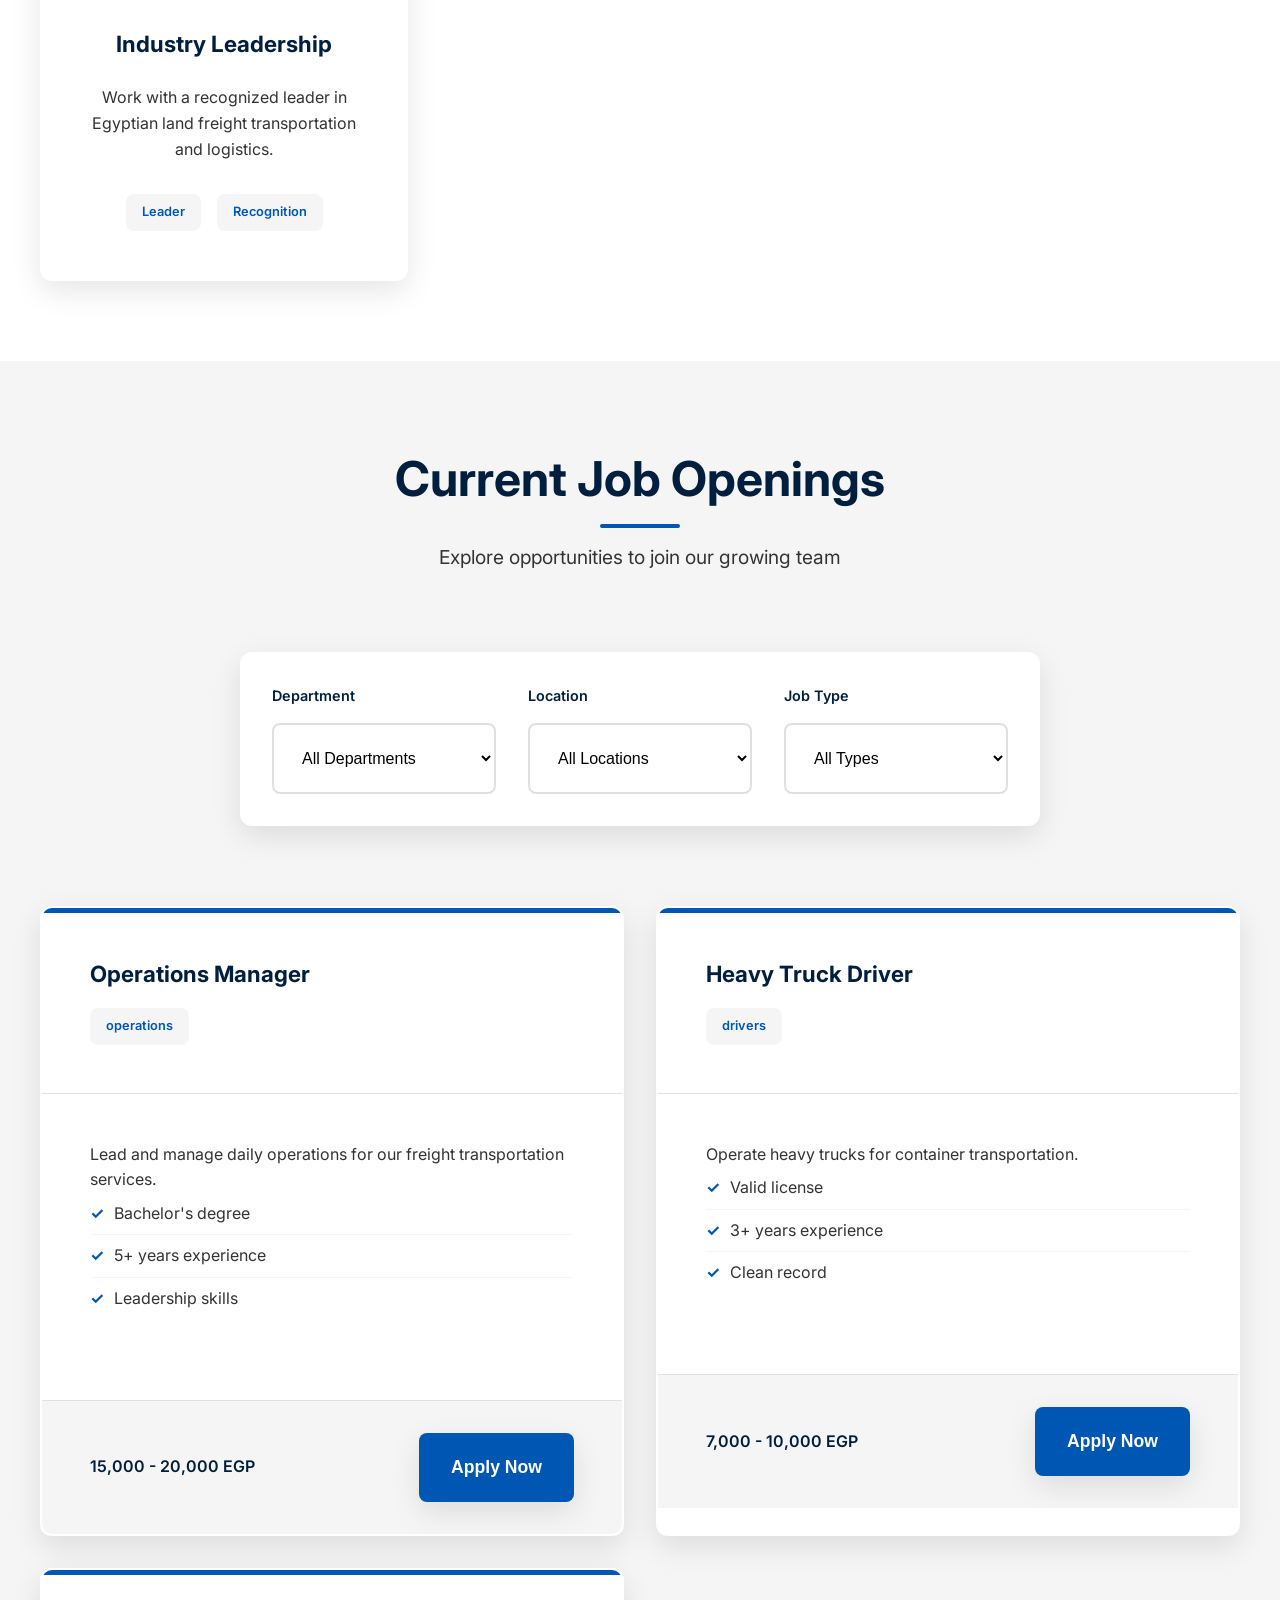
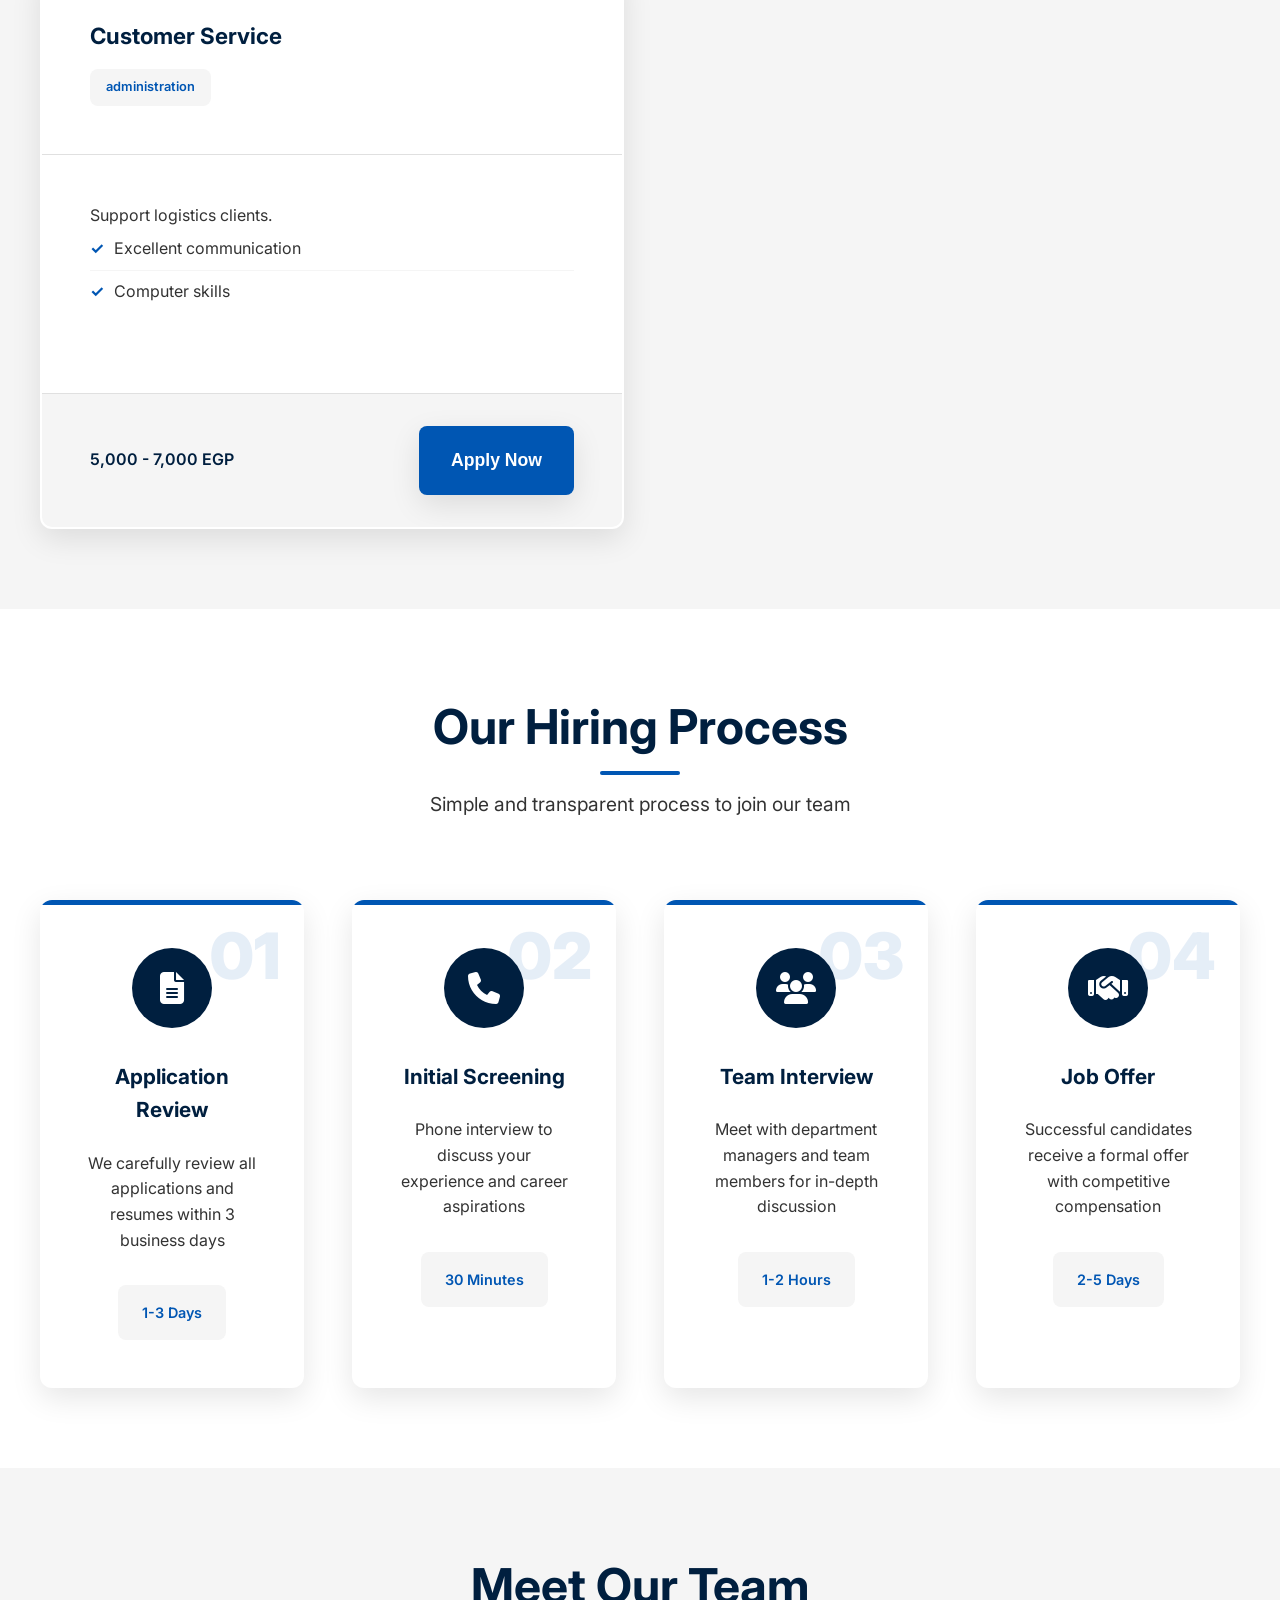
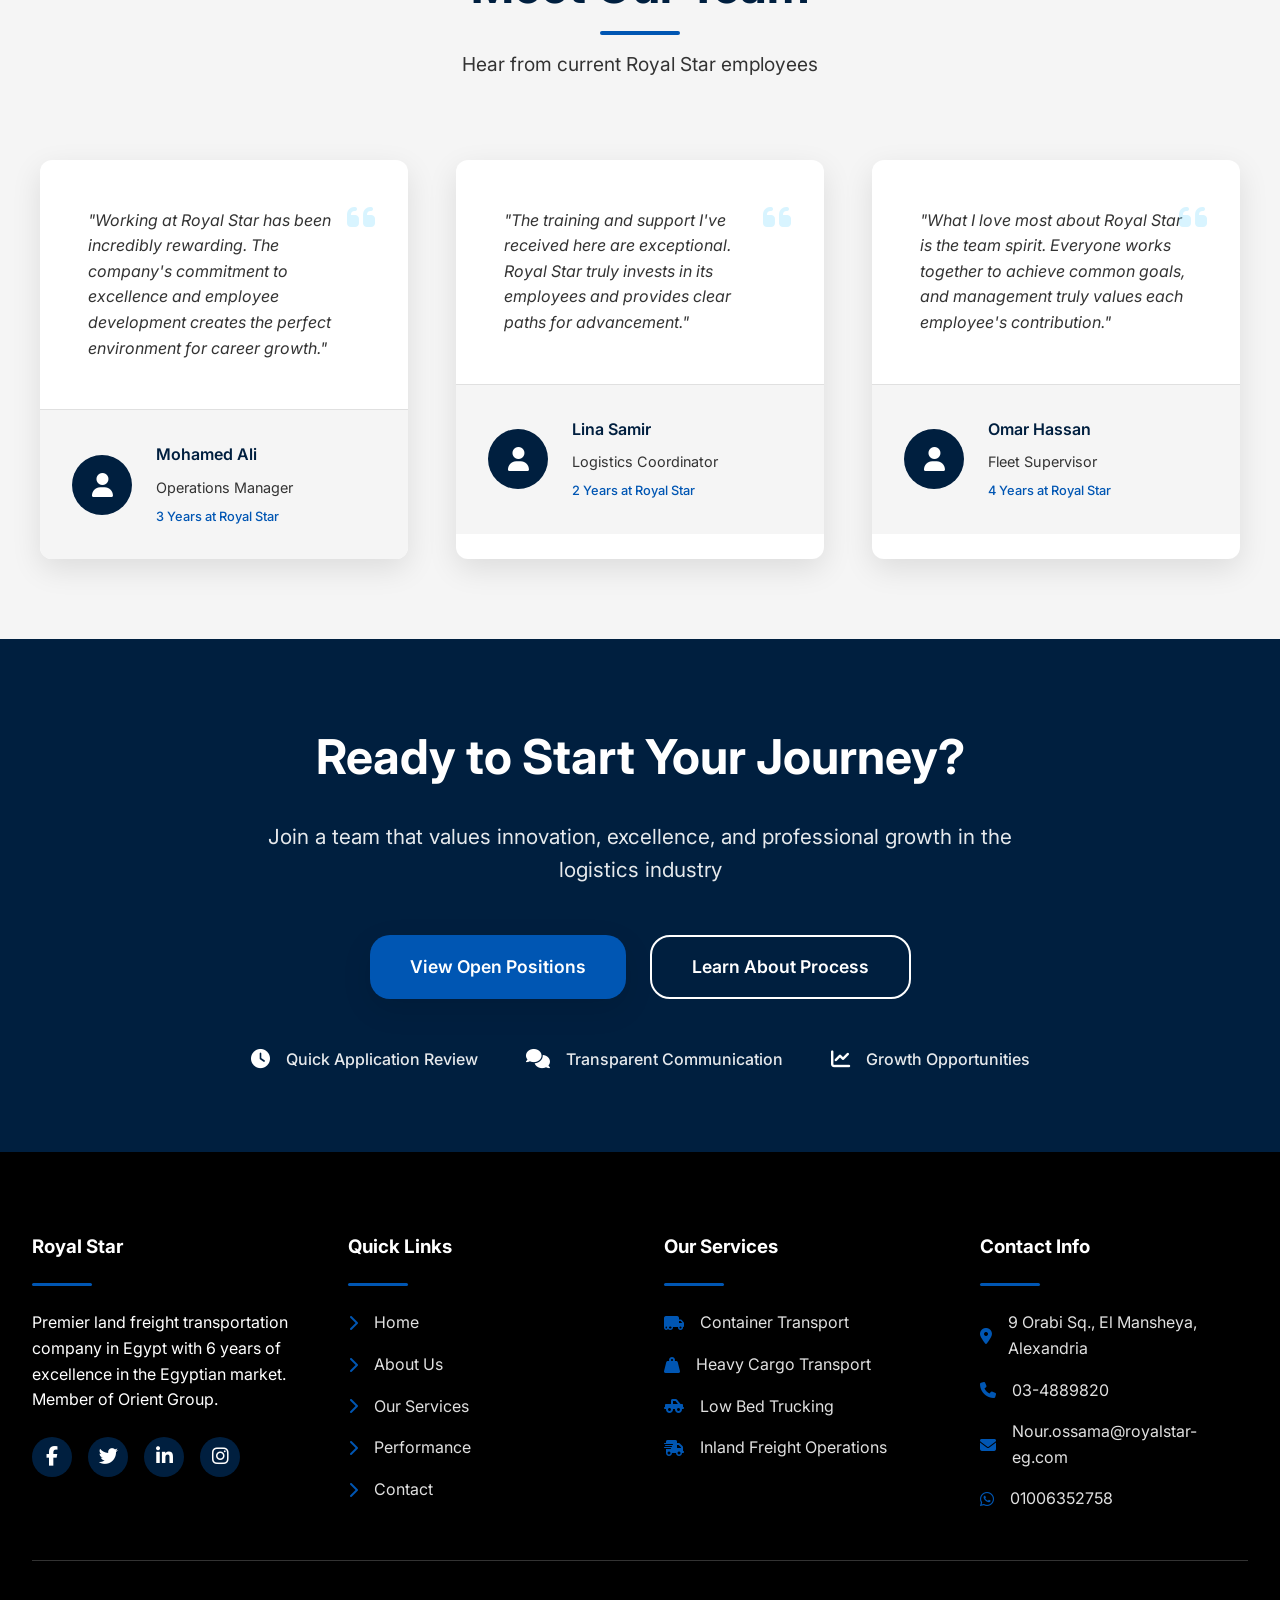
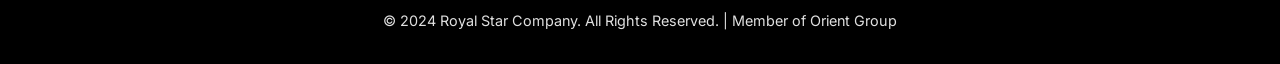
<file: royal star/careers.html>
<!DOCTYPE html>
<html lang="en" dir="ltr">
<head>
    <meta charset="UTF-8">
    <meta name="viewport" content="width=device-width, initial-scale=1.0">
    
    <!-- Primary Meta Tags -->
    <title>Careers at Royal Star | Join Our Logistics Team in Egypt</title>
    <meta name="description" content="Build your career with Royal Star - Leading logistics company in Egypt. Explore job opportunities in freight transportation, operations, and logistics management.">
    <meta name="keywords" content="Royal Star careers, logistics jobs Egypt, freight transportation careers, trucking jobs Alexandria, operations manager jobs Egypt, وظائف رويال ستار, وظائف لوجستيات مصر, وظائف نقل بري الإسكندرية">
    
    <!-- SEO for Arabic -->
    <meta name="arabic-title" content="الوظائف في رويال ستار | انضم إلى فريقنا اللوجستي في مصر">
    <meta name="arabic-description" content="ابني مسيرتك المهنية مع رويال ستار - شركة لوجستيات رائدة في مصر. استكشف فرص العمل في النقل البري، العمليات، وإدارة اللوجستيات">
    
    <!-- Open Graph -->
    <meta property="og:type" content="website">
    <meta property="og:title" content="Careers at Royal Star | Join Our Logistics Team">
    <meta property="og:description" content="Build your career with Egypt's leading freight transportation company">
    <meta property="og:url" content="https://www.royalstar-eg.com/careers.html">
    <meta property="og:site_name" content="Royal Star Company">
    
    <!-- Twitter Card -->
    <meta name="twitter:card" content="summary_large_image">
    <meta name="twitter:title" content="Careers at Royal Star | Logistics Jobs">
    <meta name="twitter:description" content="Join our team of logistics professionals in Egypt">
    
    <!-- Structured Data -->
    <script type="application/ld+json">
    {
        "@context": "https://schema.org",
        "@type": "JobPosting",
        "title": "Various Positions at Royal Star",
        "description": "Career opportunities in logistics and freight transportation",
        "datePosted": "2024-01-15",
        "validThrough": "2024-12-31",
        "employmentType": ["FULL_TIME", "CONTRACTOR"],
        "hiringOrganization": {
            "@type": "Organization",
            "name": "Royal Star Company",
            "sameAs": "https://www.royalstar-eg.com"
        },
        "jobLocation": {
            "@type": "Place",
            "address": {
                "@type": "PostalAddress",
                "streetAddress": "9 Orabi Square, El Mansheya",
                "addressLocality": "Alexandria",
                "addressCountry": "Egypt"
            }
        },
        "baseSalary": {
            "@type": "MonetaryAmount",
            "currency": "EGP",
            "value": {
                "@type": "QuantitativeValue",
                "minValue": 8000,
                "maxValue": 25000,
                "unitText": "MONTH"
            }
        }
    }
    </script>
    
    <!-- hreflang for multilingual SEO -->
    <link rel="alternate" hreflang="en" href="https://www.royalstar-eg.com/careers.html">
    <link rel="alternate" hreflang="ar" href="https://www.royalstar-eg.com/ar/careers.html">
    <link rel="alternate" hreflang="x-default" href="https://www.royalstar-eg.com/careers.html">
    
    <!-- Preload critical resources -->
    <link rel="preconnect" href="https://fonts.googleapis.com">
    <link rel="preconnect" href="https://fonts.gstatic.com" crossorigin>
    
    <!-- Google Fonts -->
    <link href="https://fonts.googleapis.com/css2?family=Inter:wght@300;400;500;600;700;800;900&display=swap" rel="stylesheet">
    
    <!-- Font Awesome -->
    <link rel="stylesheet" href="https://cdnjs.cloudflare.com/ajax/libs/font-awesome/6.4.0/css/all.min.css">
    
    <!-- Main CSS File -->
    <link rel="stylesheet" href="css/style.css">
    
    <!-- Favicon -->
    <link rel="icon" type="image/x-icon" href="images/favicon.ico">
</head>
<body>
    <!-- Skip to main content for accessibility -->
    <a href="#main-content" class="sr-only">Skip to main content</a>

    <!-- Notification Bar -->
    <div class="notification-bar">
        <div class="container">
            <div class="notification-content">
                <i class="fas fa-star"></i>
                6 Years of Excellence in Egyptian Logistics Market | Member of Orient Group
            </div>
        </div>
    </div>

    <!-- Header -->
    <header class="header" id="header">
        <div class="container header-container">
            <!-- Logo -->
            <div class="logo">
                <div class="logo-img">RS</div>
                <div class="logo-text">Royal Star</div>
            </div>
            
            <!-- Desktop Navigation -->
            <nav class="nav" aria-label="Main navigation">
                <ul class="nav-links">
                    <li><a href="index.html" class="nav-link">Home</a></li>
                    <li><a href="about.html" class="nav-link">About</a></li>
                    <li><a href="services.html" class="nav-link">Services</a></li>
                    <li><a href="performance.html" class="nav-link">Performance</a></li>
                    <li><a href="careers.html" class="nav-link active">Careers</a></li>
                    <li><a href="contact.html" class="nav-link">Contact</a></li>
                </ul>
                <div class="nav-cta">
                    <a href="contact.html" class="btn btn-primary">Get a Quote</a>
                </div>
            </nav>
            
            <!-- Mobile Menu Button -->
            <button class="mobile-menu-btn" id="mobileMenuBtn" aria-label="Toggle mobile menu">
                <i class="fas fa-bars"></i>
            </button>
        </div>
    </header>

    <!-- Mobile Navigation -->
    <div class="mobile-nav" id="mobileNav">
        <div class="mobile-nav-header">
            <div class="logo">
                <div class="logo-img">RS</div>
                <div class="logo-text">Royal Star</div>
            </div>
            <button class="mobile-close-btn" id="mobileCloseBtn" aria-label="Close mobile menu">
                <i class="fas fa-times"></i>
            </button>
        </div>
        <nav class="mobile-nav-links" aria-label="Mobile navigation">
            <a href="index.html" class="mobile-nav-link">Home</a>
            <a href="about.html" class="mobile-nav-link">About</a>
            <a href="services.html" class="mobile-nav-link">Services</a>
            <a href="performance.html" class="mobile-nav-link">Performance</a>
            <a href="careers.html" class="mobile-nav-link active">Careers</a>
            <a href="contact.html" class="mobile-nav-link">Contact</a>
            <a href="contact.html" class="btn btn-primary mobile-cta">Get a Quote</a>
        </nav>
    </div>

    <!-- Main Content -->
    <main id="main-content">
        <!-- Careers Hero Section -->
        <section class="page-hero careers-hero">
            <div class="container">
                <div class="page-hero-content">
                    <h1 class="page-hero-title">Join Our Team</h1>
                    <p class="page-hero-subtitle">Build Your Career with Egypt's Logistics Leader</p>
                    <div class="page-hero-breadcrumb">
                        <a href="index.html">Home</a>
                        <span class="breadcrumb-separator">/</span>
                        <span class="breadcrumb-current">Careers</span>
                    </div>
                </div>
            </div>
        </section>

        <!-- Why Work With Us Section -->
        <section class="section why-work-with-us">
            <div class="container">
                <div class="section-header">
                    <h2 class="section-title">Why Join Royal Star?</h2>
                    <p class="section-subtitle">Be part of a team that's reshaping Egypt's logistics landscape</p>
                </div>

                <div class="benefits-grid">
                    <div class="benefit-card">
                        <div class="benefit-icon">
                            <i class="fas fa-rocket"></i>
                        </div>
                        <h3>Rapid Growth</h3>
                        <p>Join a company with 18% annual growth and expanding operations across Egypt's major ports.</p>
                        <div class="benefit-stats">
                            <span class="stat">18% Growth</span>
                            <span class="stat">6 Years</span>
                        </div>
                    </div>

                    <div class="benefit-card">
                        <div class="benefit-icon">
                            <i class="fas fa-graduation-cap"></i>
                        </div>
                        <h3>Professional Development</h3>
                        <p>Continuous training programs and career advancement opportunities in logistics and operations.</p>
                        <div class="benefit-stats">
                            <span class="stat">Training</span>
                            <span class="stat">Advancement</span>
                        </div>
                    </div>

                    <div class="benefit-card">
                        <div class="benefit-icon">
                            <i class="fas fa-users"></i>
                        </div>
                        <h3>Team Environment</h3>
                        <p>Collaborative work culture with experienced professionals in the logistics industry.</p>
                        <div class="benefit-stats">
                            <span class="stat">Teamwork</span>
                            <span class="stat">Support</span>
                        </div>
                    </div>

                    <div class="benefit-card">
                        <div class="benefit-icon">
                            <i class="fas fa-award"></i>
                        </div>
                        <h3>Industry Leadership</h3>
                        <p>Work with a recognized leader in Egyptian land freight transportation and logistics.</p>
                        <div class="benefit-stats">
                            <span class="stat">Leader</span>
                            <span class="stat">Recognition</span>
                        </div>
                    </div>
                </div>
            </div>
        </section>

        <!-- Current Openings Section -->
        <section class="section current-openings">
            <div class="container">
                <div class="section-header">
                    <h2 class="section-title">Current Job Openings</h2>
                    <p class="section-subtitle">Explore opportunities to join our growing team</p>
                </div>

                <div class="job-filters">
                    <div class="filter-group">
                        <label for="department-filter">Department</label>
                        <select id="department-filter" class="filter-select">
                            <option value="all">All Departments</option>
                            <option value="operations">Operations</option>
                            <option value="logistics">Logistics</option>
                            <option value="drivers">Drivers & Fleet</option>
                            <option value="administration">Administration</option>
                        </select>
                    </div>
                    <div class="filter-group">
                        <label for="location-filter">Location</label>
                        <select id="location-filter" class="filter-select">
                            <option value="all">All Locations</option>
                            <option value="alexandria">Alexandria</option>
                            <option value="damietta">Damietta</option>
                            <option value="sokhna">Sokhna</option>
                            <option value="cairo">Cairo</option>
                        </select>
                    </div>
                    <div class="filter-group">
                        <label for="type-filter">Job Type</label>
                        <select id="type-filter" class="filter-select">
                            <option value="all">All Types</option>
                            <option value="full-time">Full Time</option>
                            <option value="part-time">Part Time</option>
                            <option value="contract">Contract</option>
                        </select>
                    </div>
                </div>

                <div class="jobs-grid" id="jobsContainer">
                    <!-- Job listings will be populated here -->
                </div>

                <div class="no-jobs-message" id="noJobsMessage" style="display: none;">
                    <div class="no-jobs-content">
                        <i class="fas fa-search"></i>
                        <h3>No Jobs Match Your Criteria</h3>
                        <p>Try adjusting your filters or check back later for new opportunities</p>
                        <button class="btn btn-primary" id="resetFilters">Reset All Filters</button>
                    </div>
                </div>
            </div>
        </section>

        <!-- Application Process Section -->
        <section class="section application-process">
            <div class="container">
                <div class="section-header">
                    <h2 class="section-title">Our Hiring Process</h2>
                    <p class="section-subtitle">Simple and transparent process to join our team</p>
                </div>

                <div class="process-steps">
                    <div class="process-step">
                        <div class="step-number">01</div>
                        <div class="step-icon">
                            <i class="fas fa-file-alt"></i>
                        </div>
                        <h3>Application Review</h3>
                        <p>We carefully review all applications and resumes within 3 business days</p>
                        <div class="step-duration">1-3 Days</div>
                    </div>

                    <div class="process-step">
                        <div class="step-number">02</div>
                        <div class="step-icon">
                            <i class="fas fa-phone"></i>
                        </div>
                        <h3>Initial Screening</h3>
                        <p>Phone interview to discuss your experience and career aspirations</p>
                        <div class="step-duration">30 Minutes</div>
                    </div>

                    <div class="process-step">
                        <div class="step-number">03</div>
                        <div class="step-icon">
                            <i class="fas fa-users"></i>
                        </div>
                        <h3>Team Interview</h3>
                        <p>Meet with department managers and team members for in-depth discussion</p>
                        <div class="step-duration">1-2 Hours</div>
                    </div>

                    <div class="process-step">
                        <div class="step-number">04</div>
                        <div class="step-icon">
                            <i class="fas fa-handshake"></i>
                        </div>
                        <h3>Job Offer</h3>
                        <p>Successful candidates receive a formal offer with competitive compensation</p>
                        <div class="step-duration">2-5 Days</div>
                    </div>
                </div>
            </div>
        </section>

        <!-- Employee Testimonials -->
        <section class="section employee-testimonials">
            <div class="container">
                <div class="section-header">
                    <h2 class="section-title">Meet Our Team</h2>
                    <p class="section-subtitle">Hear from current Royal Star employees</p>
                </div>

                <div class="testimonials-grid">
                    <div class="testimonial-card">
                        <div class="testimonial-content">
                            <div class="quote-icon">
                                <i class="fas fa-quote-left"></i>
                            </div>
                            <p>"Working at Royal Star has been incredibly rewarding. The company's commitment to excellence and employee development creates the perfect environment for career growth."</p>
                        </div>
                        <div class="testimonial-author">
                            <div class="author-avatar">
                                <i class="fas fa-user"></i>
                            </div>
                            <div class="author-info">
                                <div class="author-name">Mohamed Ali</div>
                                <div class="author-role">Operations Manager</div>
                                <div class="author-tenure">3 Years at Royal Star</div>
                            </div>
                        </div>
                    </div>

                    <div class="testimonial-card">
                        <div class="testimonial-content">
                            <div class="quote-icon">
                                <i class="fas fa-quote-left"></i>
                            </div>
                            <p>"The training and support I've received here are exceptional. Royal Star truly invests in its employees and provides clear paths for advancement."</p>
                        </div>
                        <div class="testimonial-author">
                            <div class="author-avatar">
                                <i class="fas fa-user"></i>
                            </div>
                            <div class="author-info">
                                <div class="author-name">Lina Samir</div>
                                <div class="author-role">Logistics Coordinator</div>
                                <div class="author-tenure">2 Years at Royal Star</div>
                            </div>
                        </div>
                    </div>

                    <div class="testimonial-card">
                        <div class="testimonial-content">
                            <div class="quote-icon">
                                <i class="fas fa-quote-left"></i>
                            </div>
                            <p>"What I love most about Royal Star is the team spirit. Everyone works together to achieve common goals, and management truly values each employee's contribution."</p>
                        </div>
                        <div class="testimonial-author">
                            <div class="author-avatar">
                                <i class="fas fa-user"></i>
                            </div>
                            <div class="author-info">
                                <div class="author-name">Omar Hassan</div>
                                <div class="author-role">Fleet Supervisor</div>
                                <div class="author-tenure">4 Years at Royal Star</div>
                            </div>
                        </div>
                    </div>
                </div>
            </div>
        </section>

        <!-- CTA Section -->
        <section class="section careers-cta">
            <div class="container">
                <div class="cta-content">
                    <h2>Ready to Start Your Journey?</h2>
                    <p>Join a team that values innovation, excellence, and professional growth in the logistics industry</p>
                    <div class="cta-buttons">
                        <a href="#current-openings" class="btn btn-primary">View Open Positions</a>
                        <a href="#application-process" class="btn btn-secondary">Learn About Process</a>
                    </div>
                    <div class="cta-features">
                        <div class="feature">
                            <i class="fas fa-clock"></i>
                            <span>Quick Application Review</span>
                        </div>
                        <div class="feature">
                            <i class="fas fa-comments"></i>
                            <span>Transparent Communication</span>
                        </div>
                        <div class="feature">
                            <i class="fas fa-chart-line"></i>
                            <span>Growth Opportunities</span>
                        </div>
                    </div>
                </div>
            </div>
        </section>
    </main>

    <!-- Footer -->
    <footer class="footer">
        <div class="container">
            <div class="footer-grid">
                <div class="footer-column">
                    <h3>Royal Star</h3>
                    <p>Premier land freight transportation company in Egypt with 6 years of excellence in the Egyptian market. Member of Orient Group.</p>
                    <div class="social-links">
                        <a href="#" class="social-link" aria-label="Facebook">
                            <i class="fab fa-facebook-f"></i>
                        </a>
                        <a href="#" class="social-link" aria-label="Twitter">
                            <i class="fab fa-twitter"></i>
                        </a>
                        <a href="#" class="social-link" aria-label="LinkedIn">
                            <i class="fab fa-linkedin-in"></i>
                        </a>
                        <a href="#" class="social-link" aria-label="Instagram">
                            <i class="fab fa-instagram"></i>
                        </a>
                    </div>
                </div>
                <div class="footer-column">
                    <h3>Quick Links</h3>
                    <div class="footer-links">
                        <a href="index.html" class="footer-link">
                            <i class="fas fa-chevron-right"></i>
                            Home
                        </a>
                        <a href="about.html" class="footer-link">
                            <i class="fas fa-chevron-right"></i>
                            About Us
                        </a>
                        <a href="services.html" class="footer-link">
                            <i class="fas fa-chevron-right"></i>
                            Our Services
                        </a>
                        <a href="performance.html" class="footer-link">
                            <i class="fas fa-chevron-right"></i>
                            Performance
                        </a>
                        <a href="contact.html" class="footer-link">
                            <i class="fas fa-chevron-right"></i>
                            Contact
                        </a>
                    </div>
                </div>
                <div class="footer-column">
                    <h3>Our Services</h3>
                    <div class="footer-links">
                        <a href="services.html" class="footer-link">
                            <i class="fas fa-truck-moving"></i>
                            Container Transport
                        </a>
                        <a href="services.html" class="footer-link">
                            <i class="fas fa-weight-hanging"></i>
                            Heavy Cargo Transport
                        </a>
                        <a href="services.html" class="footer-link">
                            <i class="fas fa-truck-pickup"></i>
                            Low Bed Trucking
                        </a>
                        <a href="services.html" class="footer-link">
                            <i class="fas fa-shipping-fast"></i>
                            Inland Freight Operations
                        </a>
                    </div>
                </div>
                <div class="footer-column">
                    <h3>Contact Info</h3>
                    <div class="footer-links">
                        <a href="#" class="footer-link">
                            <i class="fas fa-map-marker-alt"></i>
                            9 Orabi Sq., El Mansheya, Alexandria
                        </a>
                        <a href="tel:034889820" class="footer-link">
                            <i class="fas fa-phone"></i>
                            03-4889820
                        </a>
                        <a href="mailto:Nour.ossama@royalstar-eg.com" class="footer-link">
                            <i class="fas fa-envelope"></i>
                            Nour.ossama@royalstar-eg.com
                        </a>
                        <a href="https://wa.me/2001006352758" class="footer-link" target="_blank" rel="noopener">
                            <i class="fab fa-whatsapp"></i>
                            01006352758
                        </a>
                    </div>
                </div>
            </div>
            <div class="copyright">
                <p>&copy; 2024 Royal Star Company. All Rights Reserved. | Member of Orient Group</p>
            </div>
        </div>
    </footer>

    <!-- Job Application Modal -->
    <div class="modal" id="jobApplicationModal">
        <div class="modal-content">
            <div class="modal-header">
                <h3 id="modalJobTitle">Apply for Position</h3>
                <button class="modal-close" id="modalClose">
                    <i class="fas fa-times"></i>
                </button>
            </div>
            <div class="modal-body">
                <form id="jobApplicationForm" class="application-form">
                    <div class="form-section">
                        <h4>Personal Information</h4>
                        <div class="form-row">
                            <div class="form-group">
                                <label for="applicantName">Full Name *</label>
                                <input type="text" id="applicantName" name="applicantName" required>
                            </div>
                            <div class="form-group">
                                <label for="applicantEmail">Email Address *</label>
                                <input type="email" id="applicantEmail" name="applicantEmail" required>
                            </div>
                        </div>
                        <div class="form-row">
                            <div class="form-group">
                                <label for="applicantPhone">Phone Number *</label>
                                <input type="tel" id="applicantPhone" name="applicantPhone" required>
                            </div>
                            <div class="form-group">
                                <label for="applicantLocation">Current Location</label>
                                <input type="text" id="applicantLocation" name="applicantLocation">
                            </div>
                        </div>
                    </div>

                    <div class="form-section">
                        <h4>Professional Information</h4>
                        <div class="form-group">
                            <label for="applicantExperience">Years of Experience *</label>
                            <select id="applicantExperience" name="applicantExperience" required>
                                <option value="">Select Experience</option>
                                <option value="0-2">0-2 Years</option>
                                <option value="3-5">3-5 Years</option>
                                <option value="6-10">6-10 Years</option>
                                <option value="10+">10+ Years</option>
                            </select>
                        </div>
                        <div class="form-group">
                            <label for="applicantEducation">Highest Education</label>
                            <select id="applicantEducation" name="applicantEducation">
                                <option value="">Select Education</option>
                                <option value="high-school">High School</option>
                                <option value="diploma">Diploma</option>
                                <option value="bachelor">Bachelor's Degree</option>
                                <option value="master">Master's Degree</option>
                                <option value="phd">PhD</option>
                            </select>
                        </div>
                    </div>

                    <div class="form-section">
                        <h4>Application Materials</h4>
                        <div class="form-row">
                            <div class="form-group">
                                <label for="applicantResume">Upload Resume (PDF) *</label>
                                <input type="file" id="applicantResume" name="applicantResume" accept=".pdf" required>
                            </div>
                            <div class="form-group">
                                <label for="applicantCover">Cover Letter (Optional)</label>
                                <input type="file" id="applicantCover" name="applicantCover" accept=".pdf,.doc,.docx">
                            </div>
                        </div>
                        <div class="form-group">
                            <label for="applicantMessage">Additional Message</label>
                            <textarea id="applicantMessage" name="applicantMessage" rows="4" placeholder="Tell us why you're interested in this position and what makes you a great fit..."></textarea>
                        </div>
                    </div>

                    <div class="form-footer">
                        <button type="submit" class="btn btn-primary submit-btn">
                            <span class="btn-text">Submit Application</span>
                            <span class="btn-loading">
                                <i class="fas fa-spinner fa-spin"></i>
                                Submitting...
                            </span>
                        </button>
                        <div class="form-note">
                            <i class="fas fa-info-circle"></i>
                            We review all applications and will contact qualified candidates within 3 business days
                        </div>
                    </div>
                </form>
            </div>
        </div>
    </div>

    <!-- Main JavaScript File -->
    <script src="js/main.js"></script>
</body>
</html>
</file>
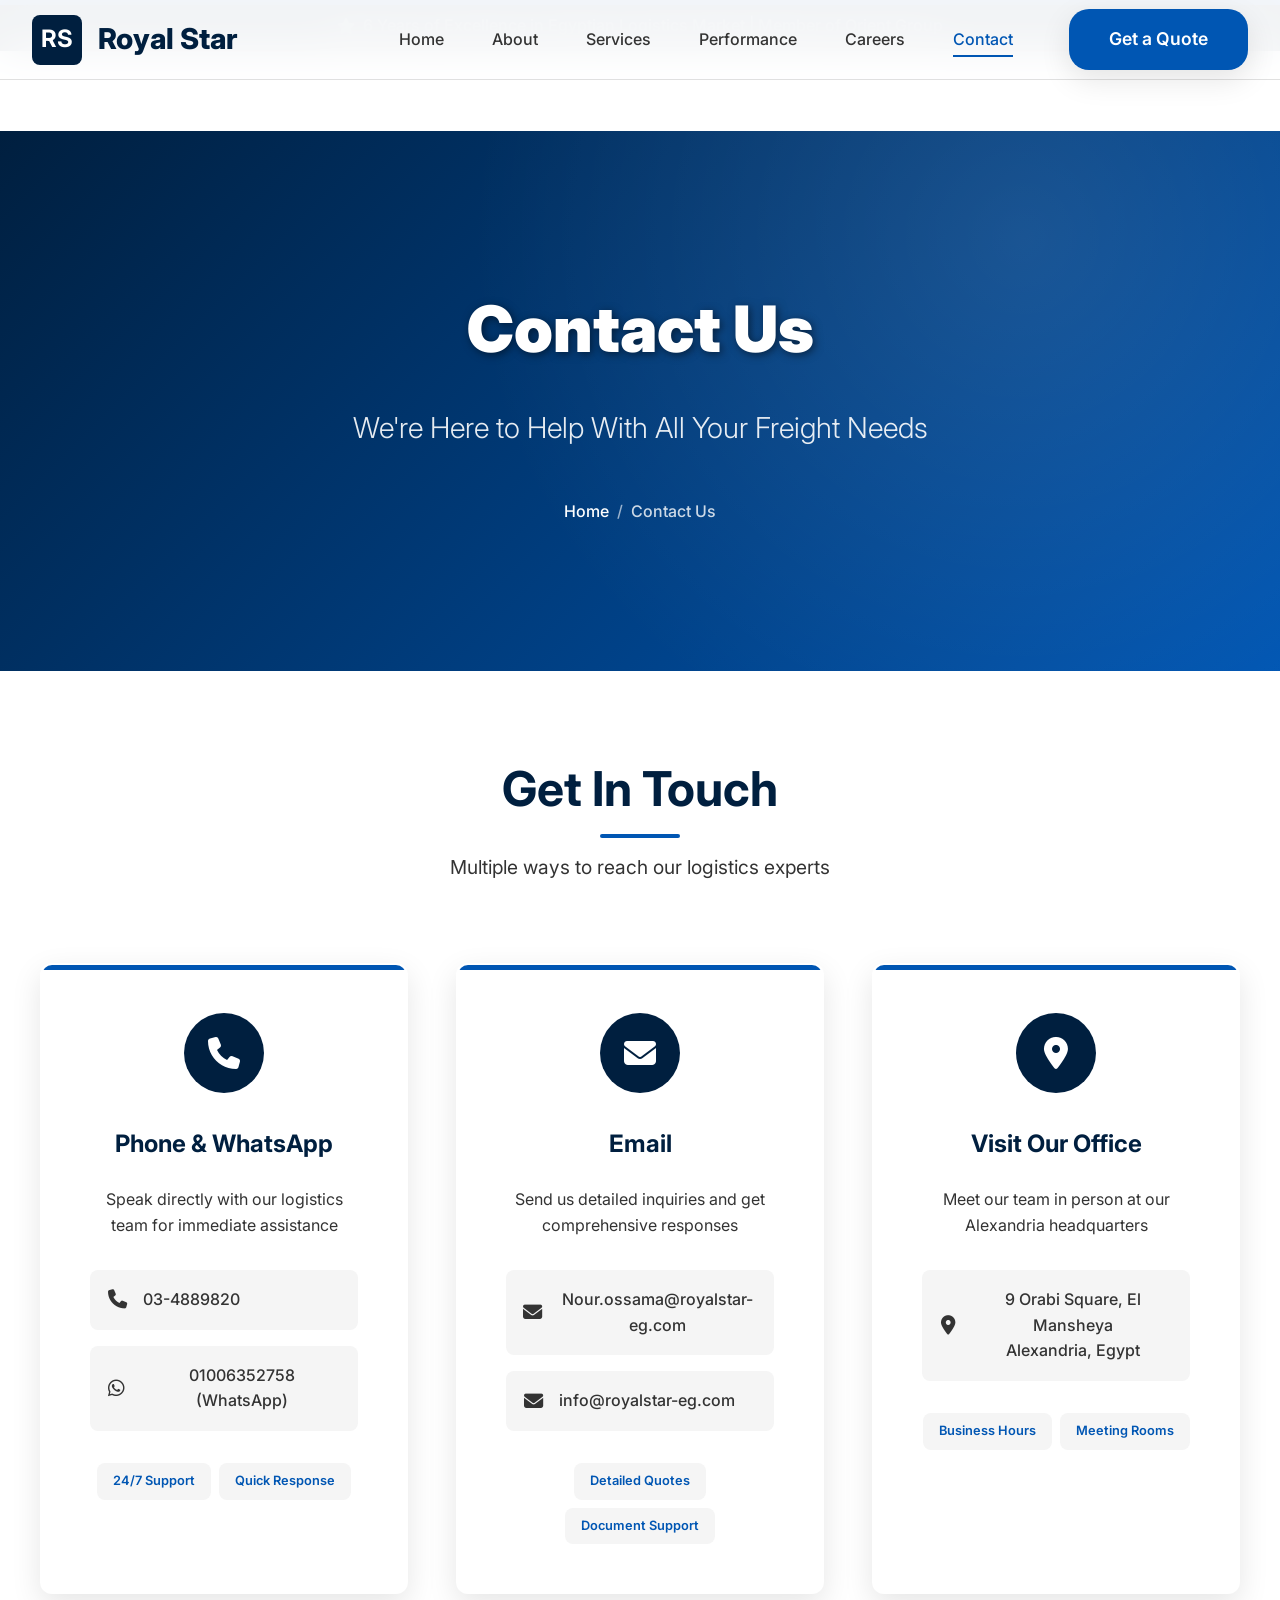
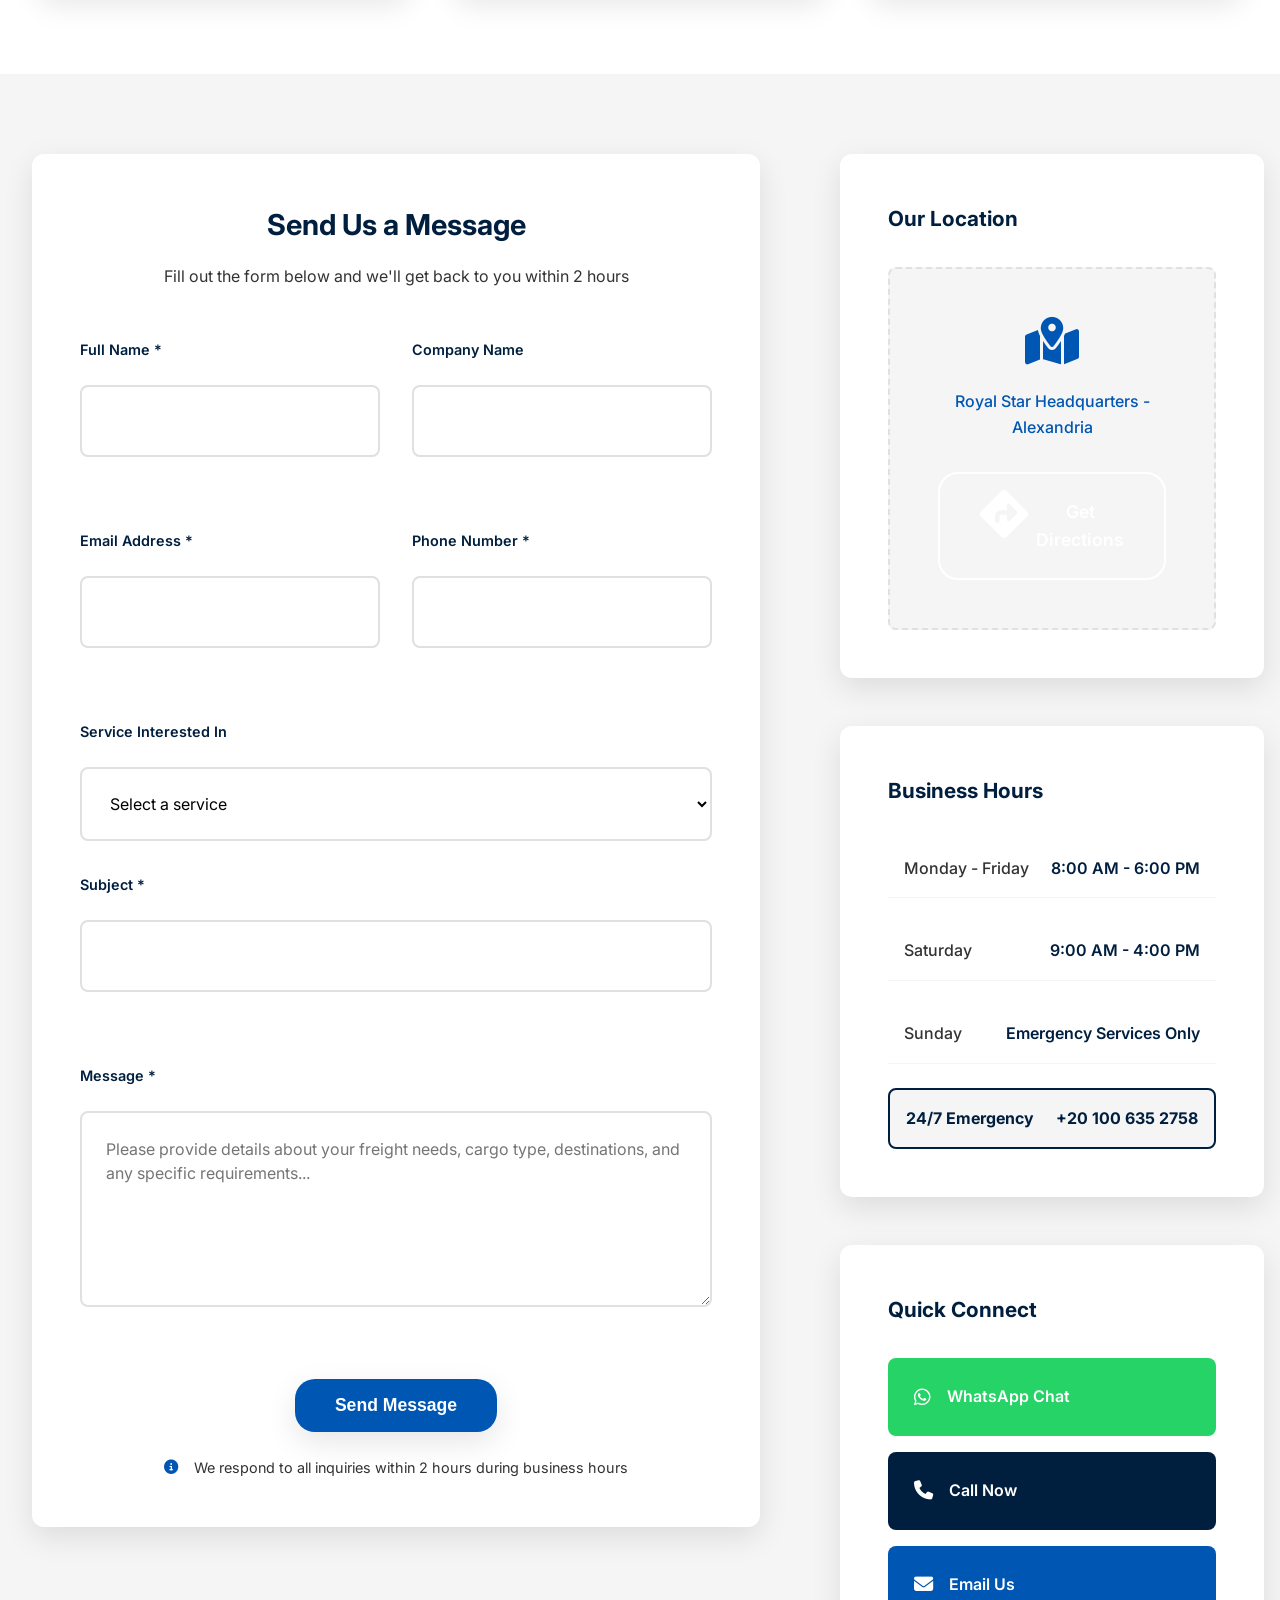
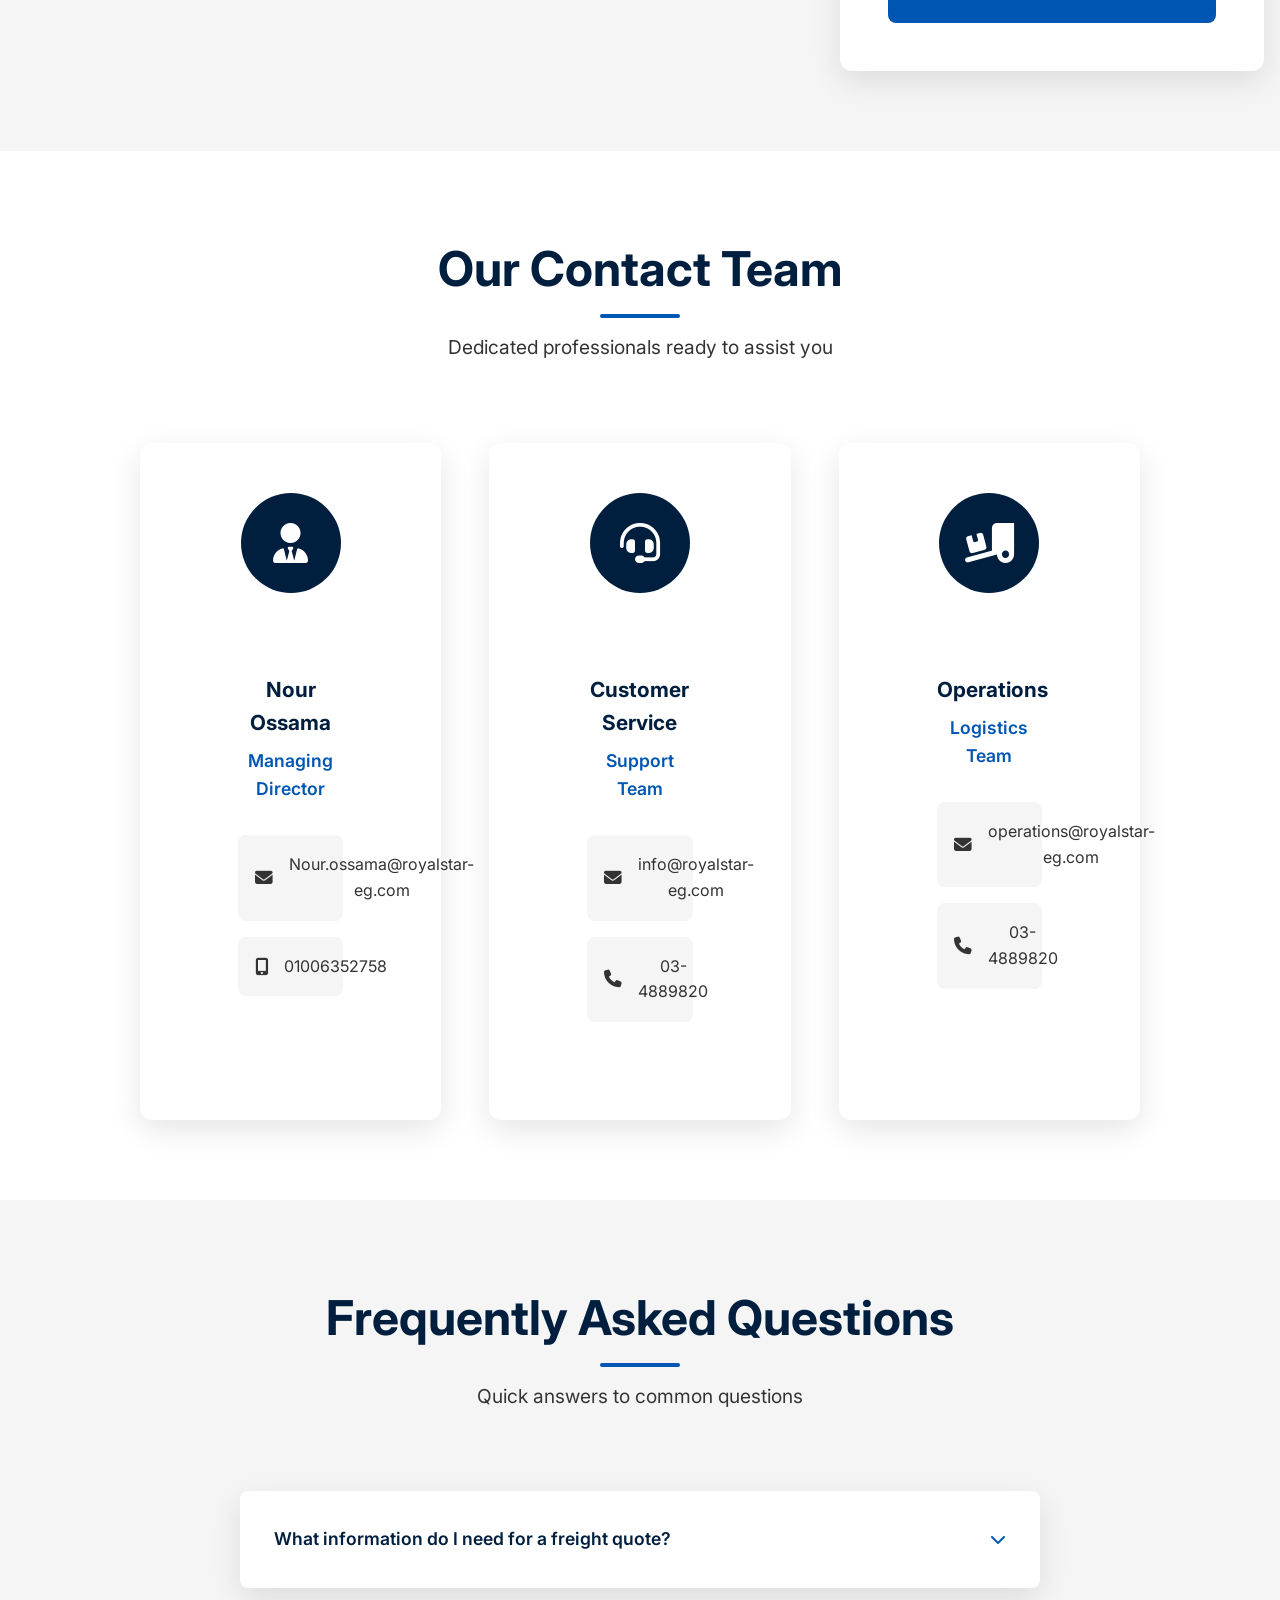
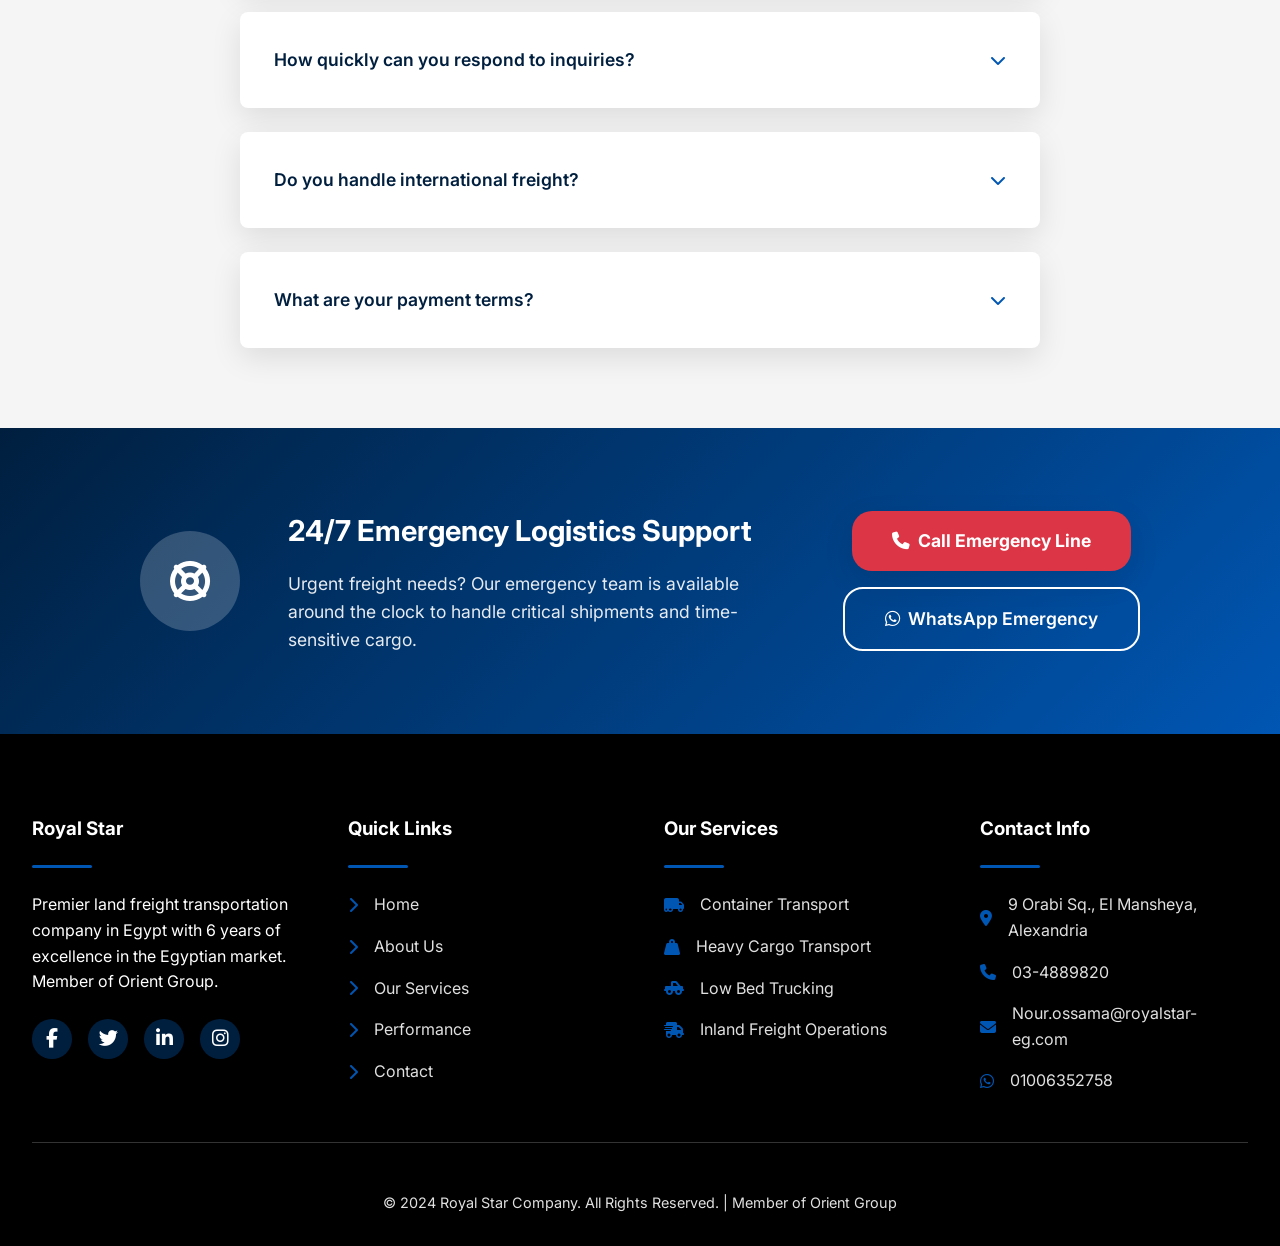
<file: royal star/contact.html>
<!DOCTYPE html>
<html lang="en" dir="ltr">
<head>
    <meta charset="UTF-8">
    <meta name="viewport" content="width=device-width, initial-scale=1.0">
    
    <!-- Primary Meta Tags -->
    <title>Contact Royal Star | Freight Transportation Inquiries in Egypt</title>
    <meta name="description" content="Contact top freight transportation in Egypt. Royal Star offers land freight services - address in Alexandria, phone, email, WhatsApp for quick quotes on container transport.">
    <meta name="keywords" content="contact Royal Star, freight Egypt contact, logistics companies Egypt contact, container transport inquiries, heavy cargo quotes Egypt, اتصل برويال ستار, استفسارات نقل مصر, شركات الشحن البري في مصر اتصال">
    
    <!-- SEO for Arabic -->
    <meta name="arabic-title" content="اتصل برويال ستار | استفسارات النقل البري في مصر">
    <meta name="arabic-description" content="اتصل بشركة النقل البري الرائدة في مصر. رويال ستار تقدم خدمات الشحن البري - عنوان في الإسكندرية، هاتف، بريد إلكتروني، واتساب لاستفسارات سريعة">
    
    <!-- Open Graph -->
    <meta property="og:type" content="website">
    <meta property="og:title" content="Contact Royal Star | Freight Transportation Egypt">
    <meta property="og:description" content="Get in touch for land freight solutions across Egypt">
    <meta property="og:url" content="https://www.royalstar-eg.com/contact.html">
    <meta property="og:site_name" content="Royal Star Company">
    
    <!-- Twitter Card -->
    <meta name="twitter:card" content="summary_large_image">
    <meta name="twitter:title" content="Contact Royal Star | Logistics Solutions">
    <meta name="twitter:description" content="Professional freight transportation contact information">
    
    <!-- Structured Data -->
    <script type="application/ld+json">
    {
        "@context": "https://schema.org",
        "@type": "ContactPage",
        "name": "Contact Royal Star",
        "description": "Contact information for Royal Star land freight transportation services",
        "url": "https://www.royalstar-eg.com/contact.html",
        "mainEntity": {
            "@type": "Organization",
            "name": "Royal Star Company",
            "telephone": "+20-3-4889820",
            "email": "nour.ossama@royalstar-eg.com",
            "address": {
                "@type": "PostalAddress",
                "streetAddress": "9 Orabi Square, El Mansheya",
                "addressLocality": "Alexandria",
                "addressCountry": "Egypt"
            },
            "openingHours": "Mo-Su 00:00-23:59",
            "url": "https://www.royalstar-eg.com"
        }
    }
    </script>
    
    <!-- hreflang for multilingual SEO -->
    <link rel="alternate" hreflang="en" href="https://www.royalstar-eg.com/contact.html">
    <link rel="alternate" hreflang="ar" href="https://www.royalstar-eg.com/ar/contact.html">
    <link rel="alternate" hreflang="x-default" href="https://www.royalstar-eg.com/contact.html">
    
    <!-- Preload critical resources -->
    <link rel="preconnect" href="https://fonts.googleapis.com">
    <link rel="preconnect" href="https://fonts.gstatic.com" crossorigin>
    
    <!-- Google Fonts -->
    <link href="https://fonts.googleapis.com/css2?family=Inter:wght@300;400;500;600;700;800;900&display=swap" rel="stylesheet">
    
    <!-- Font Awesome -->
    <link rel="stylesheet" href="https://cdnjs.cloudflare.com/ajax/libs/font-awesome/6.4.0/css/all.min.css">
    
    <!-- Main CSS File -->
    <link rel="stylesheet" href="css/style.css">
    
    <!-- Favicon -->
    <link rel="icon" type="image/x-icon" href="images/favicon.ico">
</head>
<body>
    <!-- Skip to main content for accessibility -->
    <a href="#main-content" class="sr-only">Skip to main content</a>

    <!-- Notification Bar -->
    <div class="notification-bar">
        <div class="container">
            <div class="notification-content">
                <i class="fas fa-star"></i>
                6 Years of Excellence in Egyptian Logistics Market | Member of Orient Group
            </div>
        </div>
    </div>

    <!-- Header -->
    <header class="header" id="header">
        <div class="container header-container">
            <!-- Logo -->
            <div class="logo">
                <div class="logo-img">RS</div>
                <div class="logo-text">Royal Star</div>
            </div>
            
            <!-- Desktop Navigation -->
            <nav class="nav" aria-label="Main navigation">
                <ul class="nav-links">
                    <li><a href="index.html" class="nav-link">Home</a></li>
                    <li><a href="about.html" class="nav-link">About</a></li>
                    <li><a href="services.html" class="nav-link">Services</a></li>
                    <li><a href="performance.html" class="nav-link">Performance</a></li>
                    <li><a href="careers.html" class="nav-link">Careers</a></li>
                    <li><a href="contact.html" class="nav-link active">Contact</a></li>
                </ul>
                <div class="nav-cta">
                    <a href="contact.html" class="btn btn-primary">Get a Quote</a>
                </div>
            </nav>
            
            <!-- Mobile Menu Button -->
            <button class="mobile-menu-btn" id="mobileMenuBtn" aria-label="Toggle mobile menu">
                <i class="fas fa-bars"></i>
            </button>
        </div>
    </header>

    <!-- Mobile Navigation -->
    <div class="mobile-nav" id="mobileNav">
        <div class="mobile-nav-header">
            <div class="logo">
                <div class="logo-img">RS</div>
                <div class="logo-text">Royal Star</div>
            </div>
            <button class="mobile-close-btn" id="mobileCloseBtn" aria-label="Close mobile menu">
                <i class="fas fa-times"></i>
            </button>
        </div>
        <nav class="mobile-nav-links" aria-label="Mobile navigation">
            <a href="index.html" class="mobile-nav-link">Home</a>
            <a href="about.html" class="mobile-nav-link">About</a>
            <a href="services.html" class="mobile-nav-link">Services</a>
            <a href="performance.html" class="mobile-nav-link">Performance</a>
            <a href="careers.html" class="mobile-nav-link">Careers</a>
            <a href="contact.html" class="mobile-nav-link active">Contact</a>
            <a href="contact.html" class="btn btn-primary mobile-cta">Get a Quote</a>
        </nav>
    </div>

    <!-- Main Content -->
    <main id="main-content">
        <!-- Contact Hero Section -->
        <section class="page-hero contact-hero">
            <div class="container">
                <div class="page-hero-content">
                    <h1 class="page-hero-title">Contact Us</h1>
                    <p class="page-hero-subtitle">We're Here to Help With All Your Freight Needs</p>
                    <div class="page-hero-breadcrumb">
                        <a href="index.html">Home</a>
                        <span class="breadcrumb-separator">/</span>
                        <span class="breadcrumb-current">Contact Us</span>
                    </div>
                </div>
            </div>
        </section>

        <!-- Contact Info Section -->
        <section class="section contact-info">
            <div class="container">
                <div class="section-header">
                    <h2 class="section-title">Get In Touch</h2>
                    <p class="section-subtitle">Multiple ways to reach our logistics experts</p>
                </div>

                <div class="contact-methods">
                    <div class="contact-method">
                        <div class="method-icon">
                            <i class="fas fa-phone"></i>
                        </div>
                        <h3>Phone & WhatsApp</h3>
                        <p>Speak directly with our logistics team for immediate assistance</p>
                        <div class="contact-details">
                            <a href="tel:034889820" class="contact-link">
                                <i class="fas fa-phone"></i>
                                <span>03-4889820</span>
                            </a>
                            <a href="https://wa.me/2001006352758" class="contact-link" target="_blank" rel="noopener">
                                <i class="fab fa-whatsapp"></i>
                                <span>01006352758 (WhatsApp)</span>
                            </a>
                        </div>
                        <div class="method-features">
                            <span class="feature-tag">24/7 Support</span>
                            <span class="feature-tag">Quick Response</span>
                        </div>
                    </div>

                    <div class="contact-method">
                        <div class="method-icon">
                            <i class="fas fa-envelope"></i>
                        </div>
                        <h3>Email</h3>
                        <p>Send us detailed inquiries and get comprehensive responses</p>
                        <div class="contact-details">
                            <a href="mailto:Nour.ossama@royalstar-eg.com" class="contact-link">
                                <i class="fas fa-envelope"></i>
                                <span>Nour.ossama@royalstar-eg.com</span>
                            </a>
                            <a href="mailto:info@royalstar-eg.com" class="contact-link">
                                <i class="fas fa-envelope"></i>
                                <span>info@royalstar-eg.com</span>
                            </a>
                        </div>
                        <div class="method-features">
                            <span class="feature-tag">Detailed Quotes</span>
                            <span class="feature-tag">Document Support</span>
                        </div>
                    </div>

                    <div class="contact-method">
                        <div class="method-icon">
                            <i class="fas fa-map-marker-alt"></i>
                        </div>
                        <h3>Visit Our Office</h3>
                        <p>Meet our team in person at our Alexandria headquarters</p>
                        <div class="contact-details">
                            <div class="contact-link">
                                <i class="fas fa-map-marker-alt"></i>
                                <span>9 Orabi Square, El Mansheya<br>Alexandria, Egypt</span>
                            </div>
                        </div>
                        <div class="method-features">
                            <span class="feature-tag">Business Hours</span>
                            <span class="feature-tag">Meeting Rooms</span>
                        </div>
                    </div>
                </div>
            </div>
        </section>

        <!-- Contact Form & Map Section -->
        <section class="section contact-main">
            <div class="container">
                <div class="contact-container">
                    <!-- Contact Form -->
                    <div class="contact-form-section">
                        <div class="form-header">
                            <h2>Send Us a Message</h2>
                            <p>Fill out the form below and we'll get back to you within 2 hours</p>
                        </div>

                        <form id="contactForm" class="contact-form">
                            <div class="form-row">
                                <div class="form-group">
                                    <label for="fullName">Full Name *</label>
                                    <input type="text" id="fullName" name="fullName" required>
                                    <div class="error-message" id="nameError"></div>
                                </div>
                                <div class="form-group">
                                    <label for="company">Company Name</label>
                                    <input type="text" id="company" name="company">
                                </div>
                            </div>

                            <div class="form-row">
                                <div class="form-group">
                                    <label for="email">Email Address *</label>
                                    <input type="email" id="email" name="email" required>
                                    <div class="error-message" id="emailError"></div>
                                </div>
                                <div class="form-group">
                                    <label for="phone">Phone Number *</label>
                                    <input type="tel" id="phone" name="phone" required>
                                    <div class="error-message" id="phoneError"></div>
                                </div>
                            </div>

                            <div class="form-group">
                                <label for="service">Service Interested In</label>
                                <select id="service" name="service">
                                    <option value="">Select a service</option>
                                    <option value="container-transport">Container Transport</option>
                                    <option value="heavy-cargo">Heavy Cargo Transport</option>
                                    <option value="low-bed-trucking">Low Bed Trucking</option>
                                    <option value="inland-freight">Inland Freight Operations</option>
                                    <option value="multiple-services">Multiple Services</option>
                                    <option value="general-inquiry">General Inquiry</option>
                                </select>
                            </div>

                            <div class="form-group">
                                <label for="subject">Subject *</label>
                                <input type="text" id="subject" name="subject" required>
                                <div class="error-message" id="subjectError"></div>
                            </div>

                            <div class="form-group">
                                <label for="message">Message *</label>
                                <textarea id="message" name="message" rows="6" placeholder="Please provide details about your freight needs, cargo type, destinations, and any specific requirements..." required></textarea>
                                <div class="error-message" id="messageError"></div>
                            </div>

                            <div class="form-footer">
                                <button type="submit" class="btn btn-primary submit-btn">
                                    <span class="btn-text">Send Message</span>
                                    <span class="btn-loading">
                                        <i class="fas fa-spinner fa-spin"></i>
                                        Sending...
                                    </span>
                                </button>
                                <div class="form-note">
                                    <i class="fas fa-info-circle"></i>
                                    We respond to all inquiries within 2 hours during business hours
                                </div>
                            </div>
                        </form>
                    </div>

                    <!-- Map & Additional Info -->
                    <div class="contact-sidebar">
                        <!-- Office Map -->
                        <div class="map-section">
                            <h3>Our Location</h3>
                            <div class="map-placeholder">
                                <i class="fas fa-map-marked-alt"></i>
                                <span>Royal Star Headquarters - Alexandria</span>
                                <div class="map-actions">
                                    <a href="https://maps.google.com/?q=9+Orabi+Square,+El+Mansheya,+Alexandria,+Egypt" class="btn btn-secondary" target="_blank" rel="noopener">
                                        <i class="fas fa-directions"></i>
                                        Get Directions
                                    </a>
                                </div>
                            </div>
                        </div>

                        <!-- Business Hours -->
                        <div class="business-hours">
                            <h3>Business Hours</h3>
                            <div class="hours-list">
                                <div class="hour-item">
                                    <span class="day">Monday - Friday</span>
                                    <span class="time">8:00 AM - 6:00 PM</span>
                                </div>
                                <div class="hour-item">
                                    <span class="day">Saturday</span>
                                    <span class="time">9:00 AM - 4:00 PM</span>
                                </div>
                                <div class="hour-item">
                                    <span class="day">Sunday</span>
                                    <span class="time">Emergency Services Only</span>
                                </div>
                                <div class="hour-item highlight">
                                    <span class="day">24/7 Emergency</span>
                                    <span class="time">+20 100 635 2758</span>
                                </div>
                            </div>
                        </div>

                        <!-- Quick Contact -->
                        <div class="quick-contact">
                            <h3>Quick Connect</h3>
                            <div class="quick-links">
                                <a href="https://wa.me/2001006352758?text=Hello%20Royal%20Star,%20I%20would%20like%20to%20inquire%20about%20your%20freight%20services" class="quick-link whatsapp" target="_blank" rel="noopener">
                                    <i class="fab fa-whatsapp"></i>
                                    <span>WhatsApp Chat</span>
                                </a>
                                <a href="tel:034889820" class="quick-link phone">
                                    <i class="fas fa-phone"></i>
                                    <span>Call Now</span>
                                </a>
                                <a href="mailto:info@royalstar-eg.com?subject=Freight%20Inquiry%20-%20Royal%20Star" class="quick-link email">
                                    <i class="fas fa-envelope"></i>
                                    <span>Email Us</span>
                                </a>
                            </div>
                        </div>
                    </div>
                </div>
            </div>
        </section>

        <!-- Team Contact Section -->
        <section class="section team-contact">
            <div class="container">
                <div class="section-header">
                    <h2 class="section-title">Our Contact Team</h2>
                    <p class="section-subtitle">Dedicated professionals ready to assist you</p>
                </div>

                <div class="team-contacts">
                    <div class="team-member-contact">
                        <div class="member-avatar">
                            <i class="fas fa-user-tie"></i>
                        </div>
                        <div class="member-info">
                            <h3>Nour Ossama</h3>
                            <p class="member-role">Managing Director</p>
                            <div class="member-contact">
                                <a href="mailto:Nour.ossama@royalstar-eg.com">
                                    <i class="fas fa-envelope"></i>
                                    Nour.ossama@royalstar-eg.com
                                </a>
                                <a href="tel:01006352758">
                                    <i class="fas fa-mobile-alt"></i>
                                    01006352758
                                </a>
                            </div>
                        </div>
                    </div>

                    <div class="team-member-contact">
                        <div class="member-avatar">
                            <i class="fas fa-headset"></i>
                        </div>
                        <div class="member-info">
                            <h3>Customer Service</h3>
                            <p class="member-role">Support Team</p>
                            <div class="member-contact">
                                <a href="mailto:info@royalstar-eg.com">
                                    <i class="fas fa-envelope"></i>
                                    info@royalstar-eg.com
                                </a>
                                <a href="tel:034889820">
                                    <i class="fas fa-phone"></i>
                                    03-4889820
                                </a>
                            </div>
                        </div>
                    </div>

                    <div class="team-member-contact">
                        <div class="member-avatar">
                            <i class="fas fa-truck-loading"></i>
                        </div>
                        <div class="member-info">
                            <h3>Operations</h3>
                            <p class="member-role">Logistics Team</p>
                            <div class="member-contact">
                                <a href="mailto:operations@royalstar-eg.com">
                                    <i class="fas fa-envelope"></i>
                                    operations@royalstar-eg.com
                                </a>
                                <a href="tel:034889820">
                                    <i class="fas fa-phone"></i>
                                    03-4889820
                                </a>
                            </div>
                        </div>
                    </div>
                </div>
            </div>
        </section>

        <!-- FAQ Section -->
        <section class="section contact-faq">
            <div class="container">
                <div class="section-header">
                    <h2 class="section-title">Frequently Asked Questions</h2>
                    <p class="section-subtitle">Quick answers to common questions</p>
                </div>

                <div class="faq-grid">
                    <div class="faq-item">
                        <div class="faq-question">
                            <h3>What information do I need for a freight quote?</h3>
                            <i class="fas fa-chevron-down"></i>
                        </div>
                        <div class="faq-answer">
                            <p>For an accurate quote, please provide: cargo type, weight, dimensions, pickup location, destination, and any special requirements. The more details you provide, the more accurate our quote will be.</p>
                        </div>
                    </div>

                    <div class="faq-item">
                        <div class="faq-question">
                            <h3>How quickly can you respond to inquiries?</h3>
                            <i class="fas fa-chevron-down"></i>
                        </div>
                        <div class="faq-answer">
                            <p>We guarantee a response within 2 hours during business hours (8 AM - 6 PM, Monday-Friday). For urgent matters, our 24/7 emergency line is always available.</p>
                        </div>
                    </div>

                    <div class="faq-item">
                        <div class="faq-question">
                            <h3>Do you handle international freight?</h3>
                            <i class="fas fa-chevron-down"></i>
                        </div>
                        <div class="faq-answer">
                            <p>We specialize in land freight transportation within Egypt, serving all major ports including Alexandria, Damietta, and Sokhna. For international shipping, we partner with reliable global logistics providers.</p>
                        </div>
                    </div>

                    <div class="faq-item">
                        <div class="faq-question">
                            <h3>What are your payment terms?</h3>
                            <i class="fas fa-chevron-down"></i>
                        </div>
                        <div class="faq-answer">
                            <p>We offer flexible payment terms including advance payment, credit terms for established clients, and online payment options. Specific terms are detailed in your service agreement.</p>
                        </div>
                    </div>
                </div>
            </div>
        </section>

        <!-- Emergency CTA Section -->
        <section class="section emergency-cta">
            <div class="container">
                <div class="emergency-content">
                    <div class="emergency-icon">
                        <i class="fas fa-life-ring"></i>
                    </div>
                    <div class="emergency-text">
                        <h2>24/7 Emergency Logistics Support</h2>
                        <p>Urgent freight needs? Our emergency team is available around the clock to handle critical shipments and time-sensitive cargo.</p>
                    </div>
                    <div class="emergency-actions">
                        <a href="tel:01006352758" class="btn btn-primary emergency-btn">
                            <i class="fas fa-phone"></i>
                            Call Emergency Line
                        </a>
                        <a href="https://wa.me/2001006352758" class="btn btn-secondary" target="_blank" rel="noopener">
                            <i class="fab fa-whatsapp"></i>
                            WhatsApp Emergency
                        </a>
                    </div>
                </div>
            </div>
        </section>
    </main>

    <!-- Footer -->
    <footer class="footer">
        <div class="container">
            <div class="footer-grid">
                <div class="footer-column">
                    <h3>Royal Star</h3>
                    <p>Premier land freight transportation company in Egypt with 6 years of excellence in the Egyptian market. Member of Orient Group.</p>
                    <div class="social-links">
                        <a href="#" class="social-link" aria-label="Facebook">
                            <i class="fab fa-facebook-f"></i>
                        </a>
                        <a href="#" class="social-link" aria-label="Twitter">
                            <i class="fab fa-twitter"></i>
                        </a>
                        <a href="#" class="social-link" aria-label="LinkedIn">
                            <i class="fab fa-linkedin-in"></i>
                        </a>
                        <a href="#" class="social-link" aria-label="Instagram">
                            <i class="fab fa-instagram"></i>
                        </a>
                    </div>
                </div>
                <div class="footer-column">
                    <h3>Quick Links</h3>
                    <div class="footer-links">
                        <a href="index.html" class="footer-link">
                            <i class="fas fa-chevron-right"></i>
                            Home
                        </a>
                        <a href="about.html" class="footer-link">
                            <i class="fas fa-chevron-right"></i>
                            About Us
                        </a>
                        <a href="services.html" class="footer-link">
                            <i class="fas fa-chevron-right"></i>
                            Our Services
                        </a>
                        <a href="performance.html" class="footer-link">
                            <i class="fas fa-chevron-right"></i>
                            Performance
                        </a>
                        <a href="contact.html" class="footer-link">
                            <i class="fas fa-chevron-right"></i>
                            Contact
                        </a>
                    </div>
                </div>
                <div class="footer-column">
                    <h3>Our Services</h3>
                    <div class="footer-links">
                        <a href="services.html" class="footer-link">
                            <i class="fas fa-truck-moving"></i>
                            Container Transport
                        </a>
                        <a href="services.html" class="footer-link">
                            <i class="fas fa-weight-hanging"></i>
                            Heavy Cargo Transport
                        </a>
                        <a href="services.html" class="footer-link">
                            <i class="fas fa-truck-pickup"></i>
                            Low Bed Trucking
                        </a>
                        <a href="services.html" class="footer-link">
                            <i class="fas fa-shipping-fast"></i>
                            Inland Freight Operations
                        </a>
                    </div>
                </div>
                <div class="footer-column">
                    <h3>Contact Info</h3>
                    <div class="footer-links">
                        <a href="#" class="footer-link">
                            <i class="fas fa-map-marker-alt"></i>
                            9 Orabi Sq., El Mansheya, Alexandria
                        </a>
                        <a href="tel:034889820" class="footer-link">
                            <i class="fas fa-phone"></i>
                            03-4889820
                        </a>
                        <a href="mailto:Nour.ossama@royalstar-eg.com" class="footer-link">
                            <i class="fas fa-envelope"></i>
                            Nour.ossama@royalstar-eg.com
                        </a>
                        <a href="https://wa.me/2001006352758" class="footer-link" target="_blank" rel="noopener">
                            <i class="fab fa-whatsapp"></i>
                            01006352758
                        </a>
                    </div>
                </div>
            </div>
            <div class="copyright">
                <p>&copy; 2024 Royal Star Company. All Rights Reserved. | Member of Orient Group</p>
            </div>
        </div>
    </footer>

    <!-- Main JavaScript File -->
    <script src="js/main.js"></script>
</body>
</html>
</file>
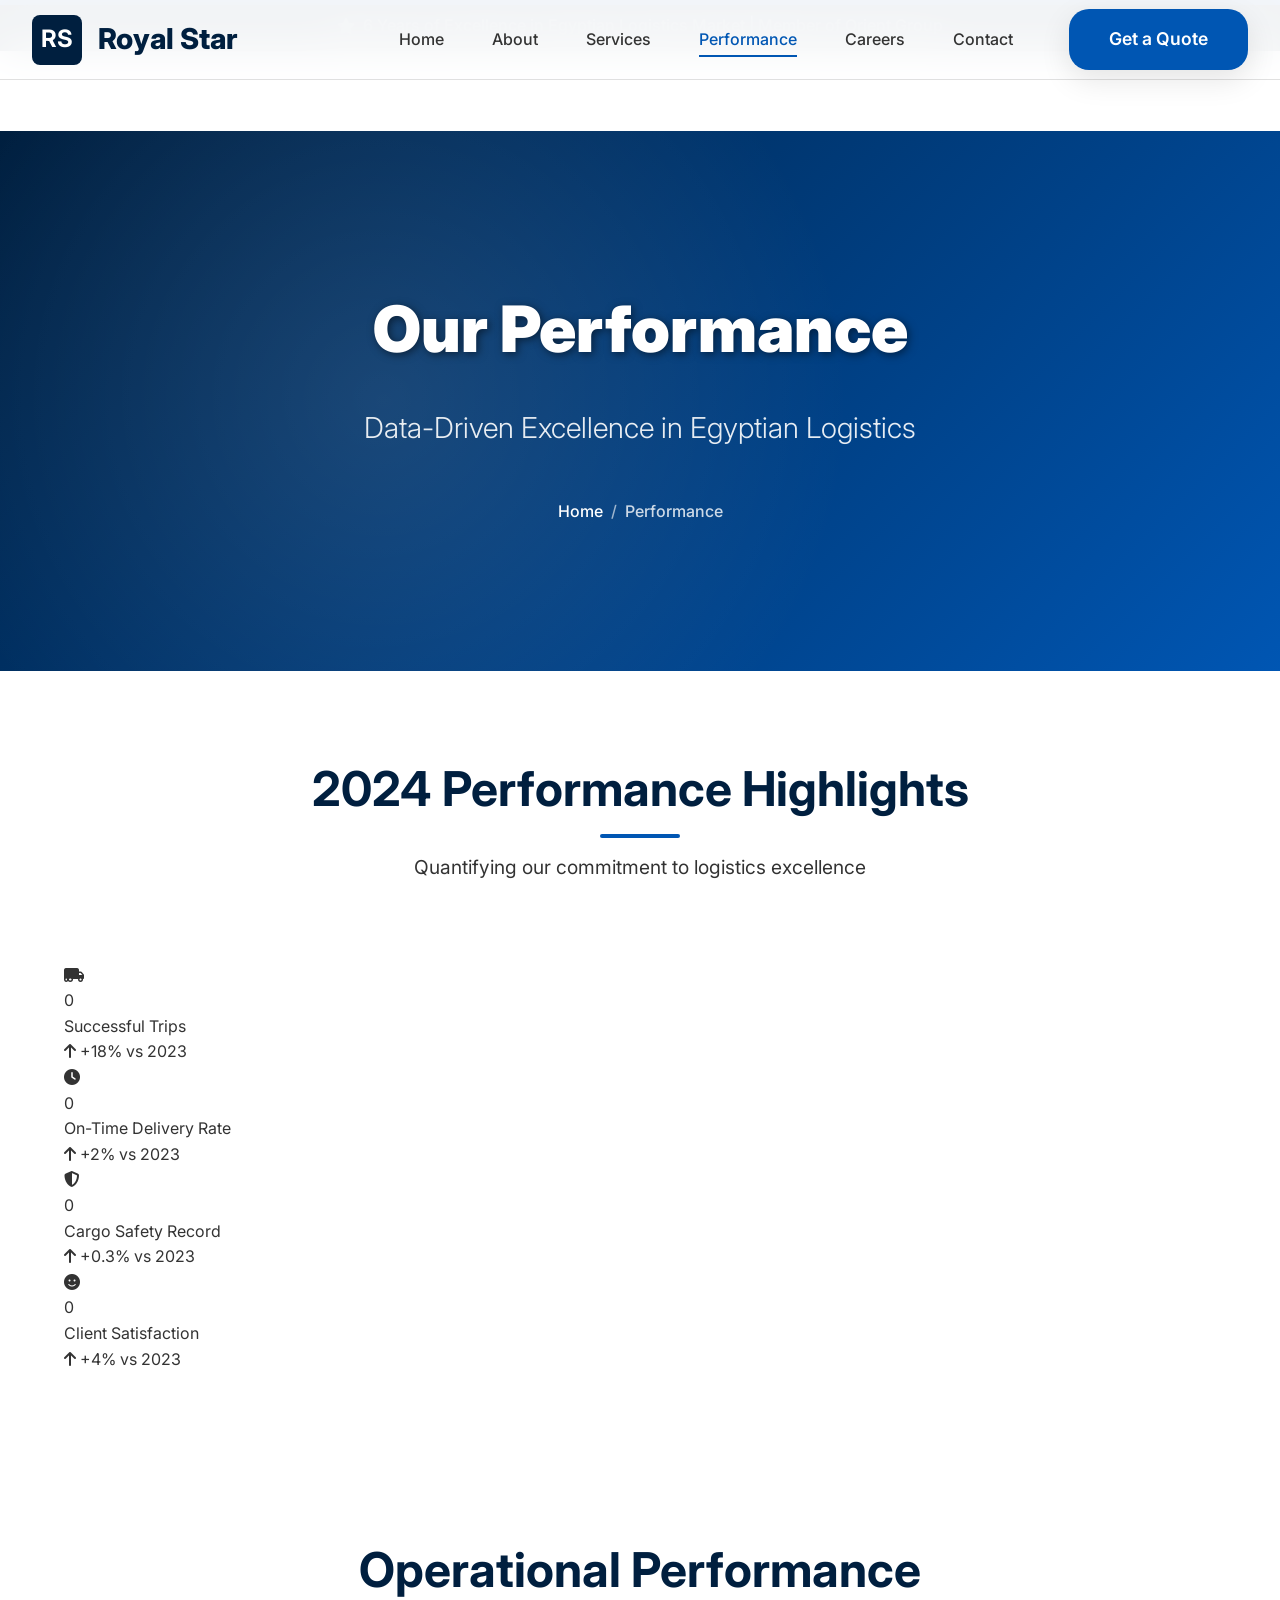
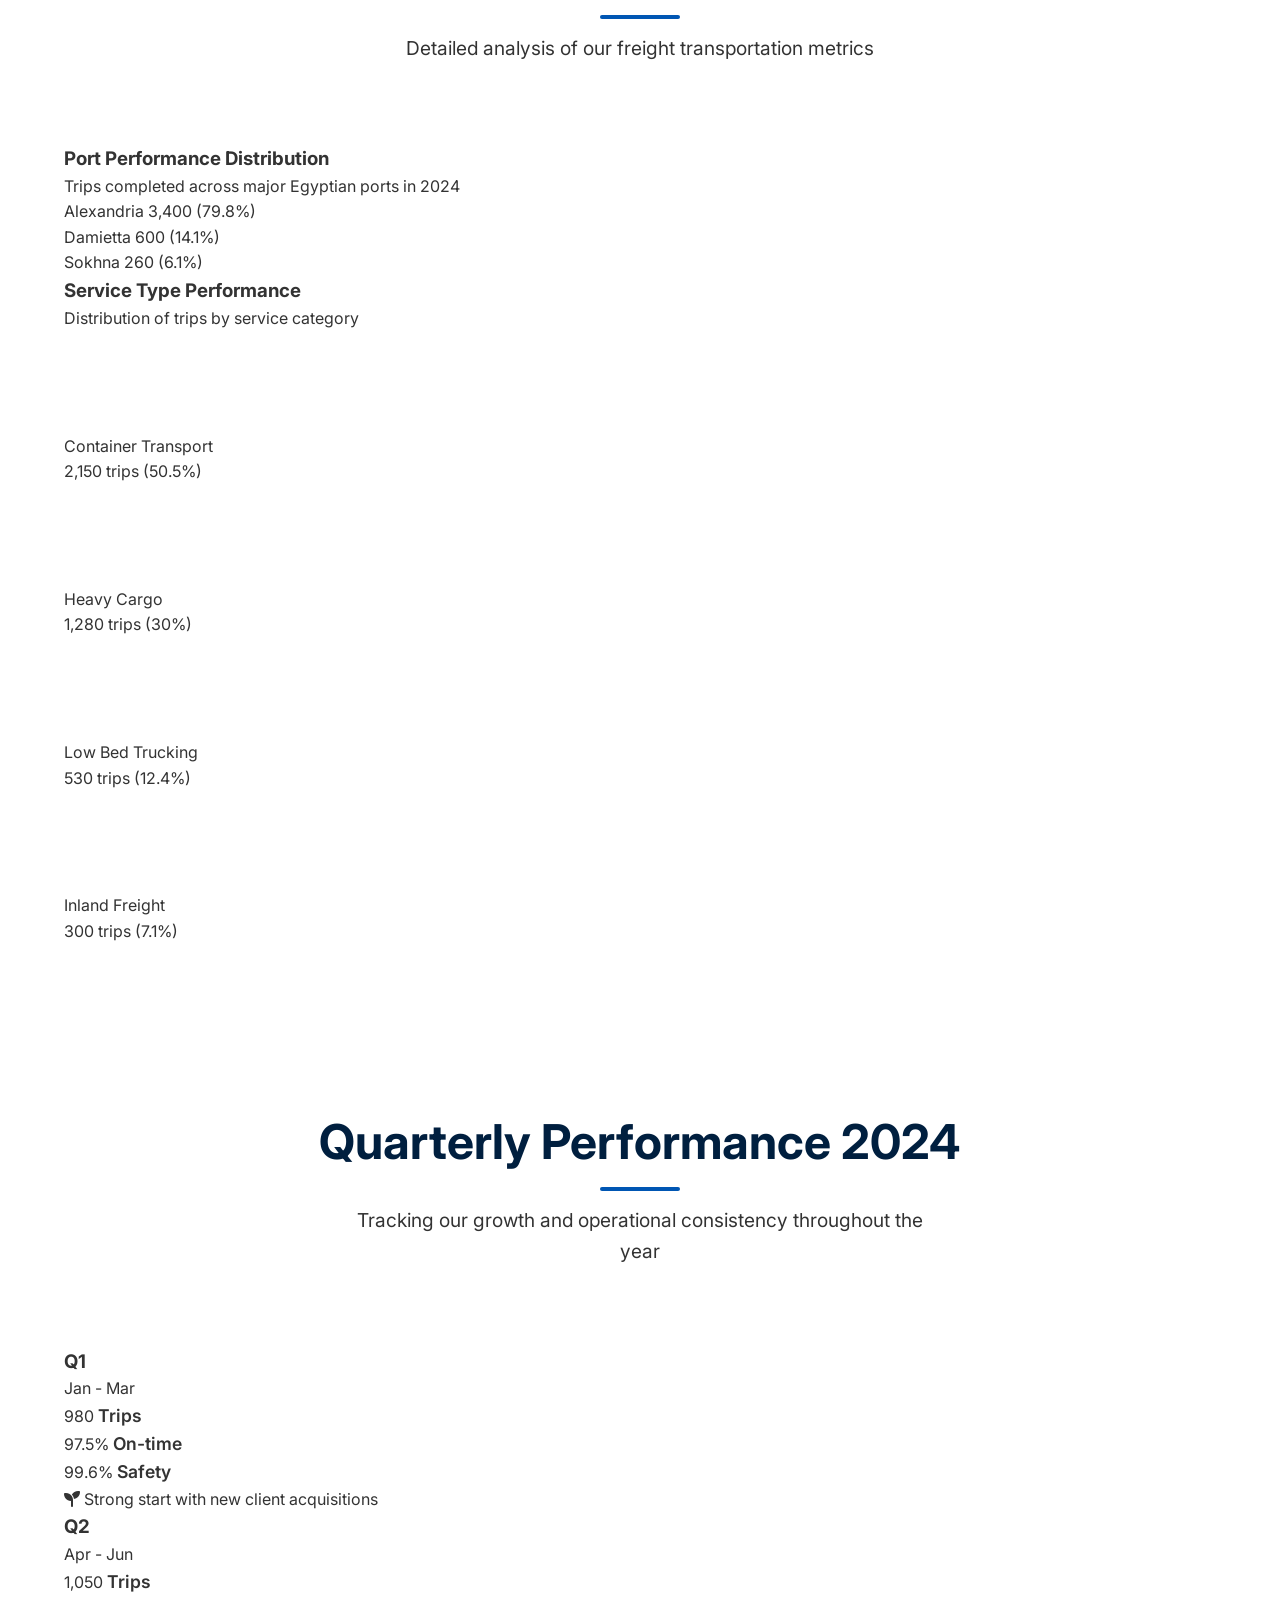
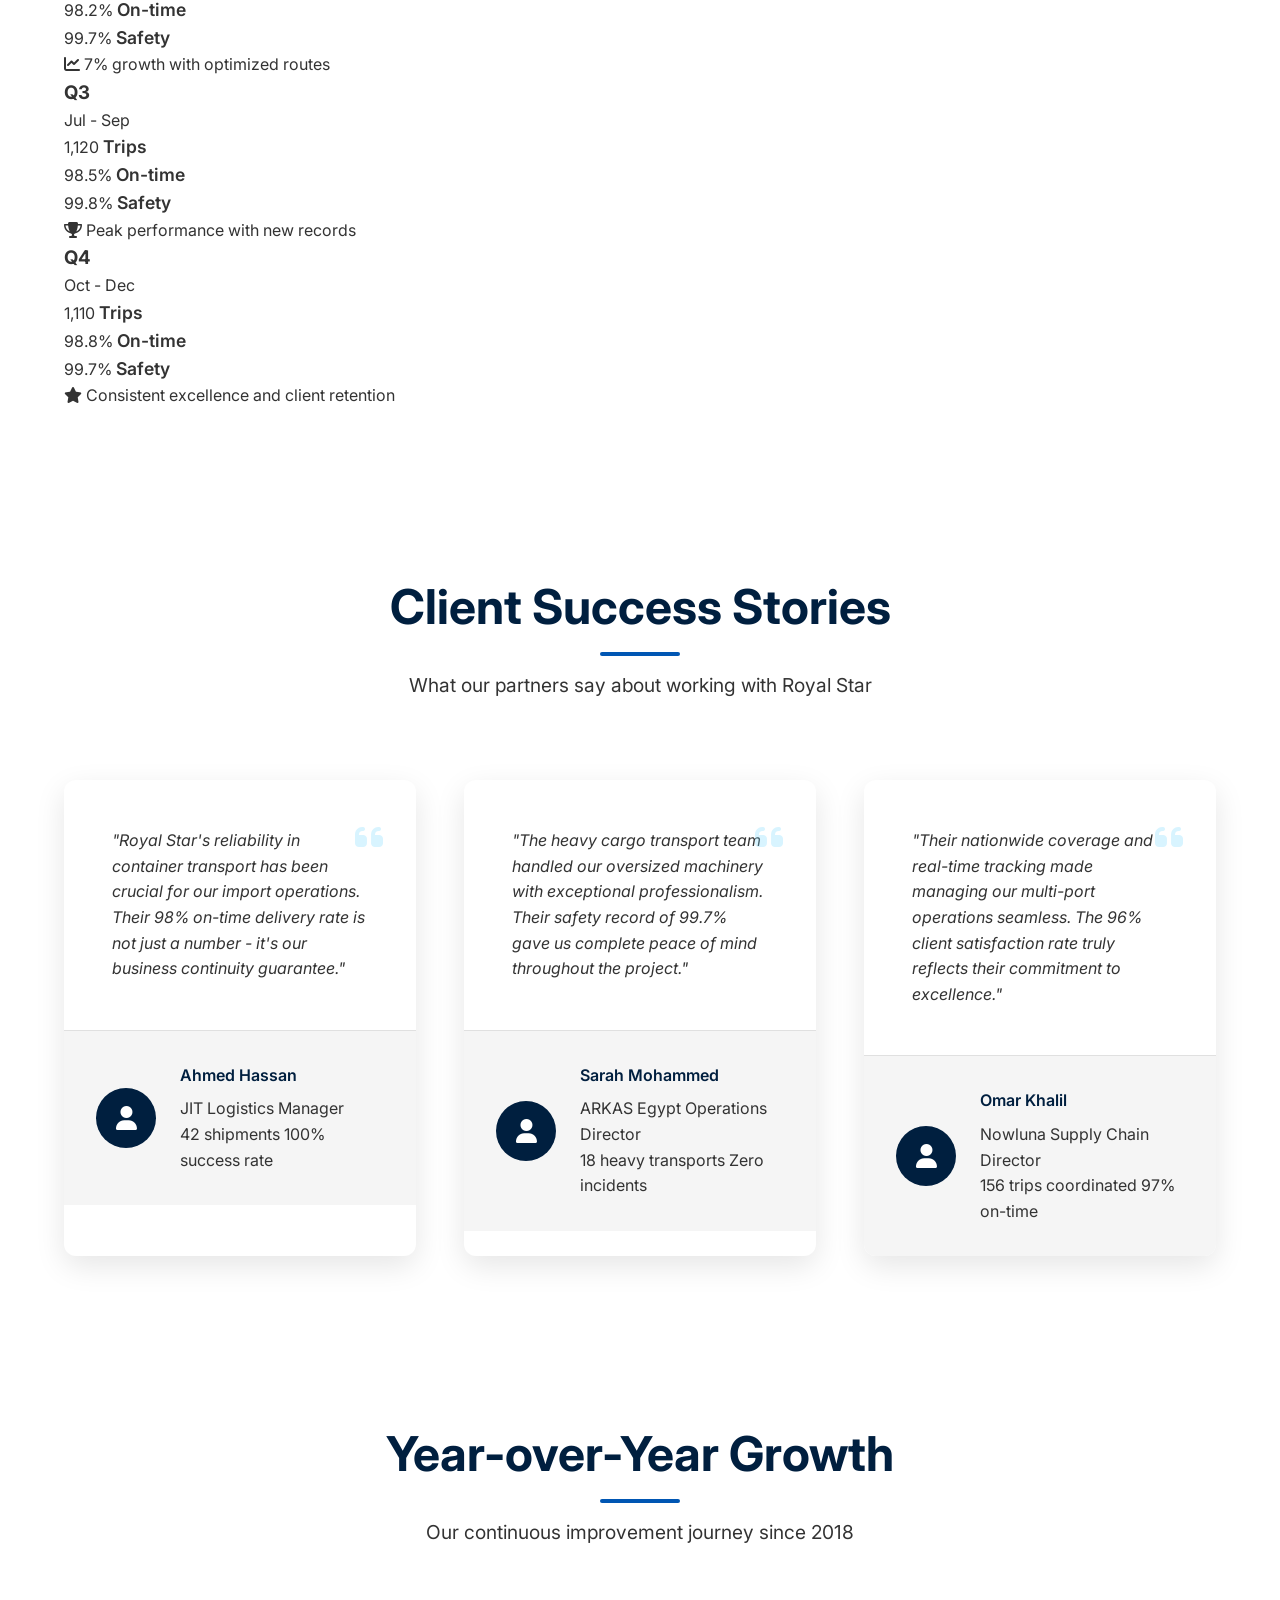
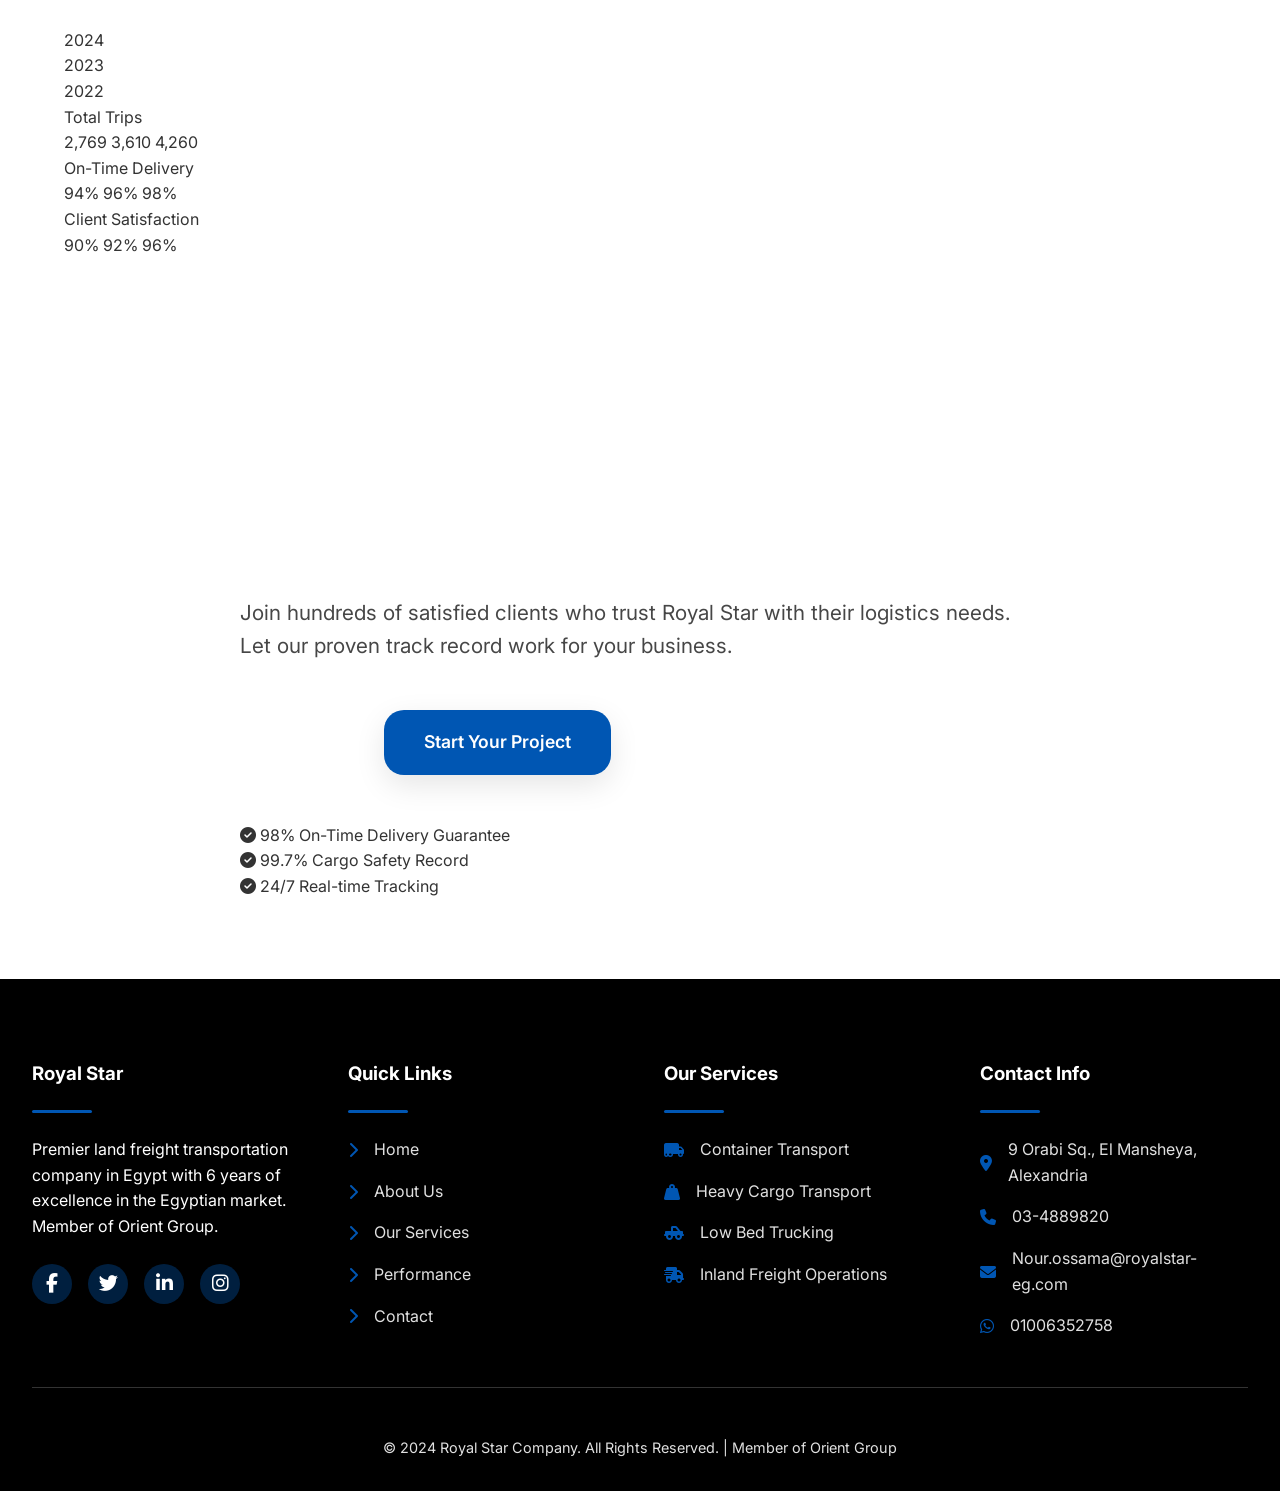
<file: royal star/performance.html>
<!DOCTYPE html>
<html lang="en" dir="ltr">
<head>
    <meta charset="UTF-8">
    <meta name="viewport" content="width=device-width, initial-scale=1.0">
    
    <!-- Primary Meta Tags -->
    <title>Performance & Results | Royal Star Freight Transportation Achievements 2024</title>
    <meta name="description" content="Explore Royal Star's 2024 performance: 4,260 successful trips, 98% on-time delivery, and operational excellence across Egyptian ports. See our logistics achievements.">
    <meta name="keywords" content="Royal Star performance, freight transportation results Egypt, logistics achievements 2024, container transport statistics, land freight performance metrics, أداء رويال ستار, نتائج النقل البري مصر, إنجازات لوجستيات 2024">
    
    <!-- SEO for Arabic -->
    <meta name="arabic-title" content="الأداء والنتائج | إنجازات رويال ستار للنقل البري 2024">
    <meta name="arabic-description" content="استكشف أداء رويال ستار 2024: 4,260 رحلة ناجحة، 98% تسليم في الوقت المحدد، والتميز التشغيلي عبر موانئ مصر. شاهد إنجازاتنا اللوجستية">
    
    <!-- Open Graph -->
    <meta property="og:type" content="website">
    <meta property="og:title" content="Performance & Results | Royal Star 2024 Achievements">
    <meta property="og:description" content="4,260 successful trips with 98% on-time delivery across Egypt">
    <meta property="og:url" content="https://www.royalstar-eg.com/performance.html">
    <meta property="og:site_name" content="Royal Star Company">
    
    <!-- Twitter Card -->
    <meta name="twitter:card" content="summary_large_image">
    <meta name="twitter:title" content="Royal Star Performance | 2024 Results">
    <meta name="twitter:description" content="Land freight transportation achievements and statistics">
    
    <!-- Structured Data -->
    <script type="application/ld+json">
    {
        "@context": "https://schema.org",
        "@type": "Dataset",
        "name": "Royal Star 2024 Performance Metrics",
        "description": "Comprehensive performance data for Royal Star land freight transportation services in Egypt",
        "url": "https://www.royalstar-eg.com/performance.html",
        "creator": {
            "@type": "Organization",
            "name": "Royal Star Company"
        },
        "datePublished": "2024-12-31",
        "variableMeasured": [
            "Total Trips",
            "On-time Delivery Rate", 
            "Cargo Safety Record",
            "Port Coverage",
            "Client Satisfaction"
        ],
        "measurementTechnique": "Operational data analysis"
    }
    </script>
    
    <!-- hreflang for multilingual SEO -->
    <link rel="alternate" hreflang="en" href="https://www.royalstar-eg.com/performance.html">
    <link rel="alternate" hreflang="ar" href="https://www.royalstar-eg.com/ar/performance.html">
    <link rel="alternate" hreflang="x-default" href="https://www.royalstar-eg.com/performance.html">
    
    <!-- Preload critical resources -->
    <link rel="preconnect" href="https://fonts.googleapis.com">
    <link rel="preconnect" href="https://fonts.gstatic.com" crossorigin>
    
    <!-- Google Fonts -->
    <link href="https://fonts.googleapis.com/css2?family=Inter:wght@300;400;500;600;700;800;900&display=swap" rel="stylesheet">
    
    <!-- Font Awesome -->
    <link rel="stylesheet" href="https://cdnjs.cloudflare.com/ajax/libs/font-awesome/6.4.0/css/all.min.css">
    
    <!-- Main CSS File -->
    <link rel="stylesheet" href="css/style.css">
    
    <!-- Favicon -->
    <link rel="icon" type="image/x-icon" href="images/favicon.ico">
</head>
<body>
    <!-- Skip to main content for accessibility -->
    <a href="#main-content" class="sr-only">Skip to main content</a>

    <!-- Notification Bar -->
    <div class="notification-bar">
        <div class="container">
            <div class="notification-content">
                <i class="fas fa-star"></i>
                6 Years of Excellence in Egyptian Logistics Market | Member of Orient Group
            </div>
        </div>
    </div>

    <!-- Header -->
    <header class="header" id="header">
        <div class="container header-container">
            <!-- Logo -->
            <div class="logo">
                <div class="logo-img">RS</div>
                <div class="logo-text">Royal Star</div>
            </div>
            
            <!-- Desktop Navigation -->
            <nav class="nav" aria-label="Main navigation">
                <ul class="nav-links">
                    <li><a href="index.html" class="nav-link">Home</a></li>
                    <li><a href="about.html" class="nav-link">About</a></li>
                    <li><a href="services.html" class="nav-link">Services</a></li>
                    <li><a href="performance.html" class="nav-link active">Performance</a></li>
                    <li><a href="careers.html" class="nav-link">Careers</a></li>
                    <li><a href="contact.html" class="nav-link">Contact</a></li>
                </ul>
                <div class="nav-cta">
                    <a href="contact.html" class="btn btn-primary">Get a Quote</a>
                </div>
            </nav>
            
            <!-- Mobile Menu Button -->
            <button class="mobile-menu-btn" id="mobileMenuBtn" aria-label="Toggle mobile menu">
                <i class="fas fa-bars"></i>
            </button>
        </div>
    </header>

    <!-- Mobile Navigation -->
    <div class="mobile-nav" id="mobileNav">
        <div class="mobile-nav-header">
            <div class="logo">
                <div class="logo-img">RS</div>
                <div class="logo-text">Royal Star</div>
            </div>
            <button class="mobile-close-btn" id="mobileCloseBtn" aria-label="Close mobile menu">
                <i class="fas fa-times"></i>
            </button>
        </div>
        <nav class="mobile-nav-links" aria-label="Mobile navigation">
            <a href="index.html" class="mobile-nav-link">Home</a>
            <a href="about.html" class="mobile-nav-link">About</a>
            <a href="services.html" class="mobile-nav-link">Services</a>
            <a href="performance.html" class="mobile-nav-link active">Performance</a>
            <a href="careers.html" class="mobile-nav-link">Careers</a>
            <a href="contact.html" class="mobile-nav-link">Contact</a>
            <a href="contact.html" class="btn btn-primary mobile-cta">Get a Quote</a>
        </nav>
    </div>

    <!-- Main Content -->
    <main id="main-content">
        <!-- Performance Hero Section -->
        <section class="page-hero performance-hero">
            <div class="container">
                <div class="page-hero-content">
                    <h1 class="page-hero-title">Our Performance</h1>
                    <p class="page-hero-subtitle">Data-Driven Excellence in Egyptian Logistics</p>
                    <div class="page-hero-breadcrumb">
                        <a href="index.html">Home</a>
                        <span class="breadcrumb-separator">/</span>
                        <span class="breadcrumb-current">Performance</span>
                    </div>
                </div>
            </div>
        </section>

        <!-- Key Metrics Overview -->
        <section class="section metrics-overview">
            <div class="container">
                <div class="section-header">
                    <h2 class="section-title">2024 Performance Highlights</h2>
                    <p class="section-subtitle">Quantifying our commitment to logistics excellence</p>
                </div>

                <div class="metrics-grid">
                    <div class="metric-card">
                        <div class="metric-icon">
                            <i class="fas fa-truck-moving"></i>
                        </div>
                        <div class="metric-content">
                            <div class="metric-number" data-count="4260">0</div>
                            <div class="metric-label">Successful Trips</div>
                            <div class="metric-trend positive">
                                <i class="fas fa-arrow-up"></i>
                                <span>+18% vs 2023</span>
                            </div>
                        </div>
                    </div>

                    <div class="metric-card">
                        <div class="metric-icon">
                            <i class="fas fa-clock"></i>
                        </div>
                        <div class="metric-content">
                            <div class="metric-number" data-count="98">0</div>
                            <div class="metric-label">On-Time Delivery Rate</div>
                            <div class="metric-trend positive">
                                <i class="fas fa-arrow-up"></i>
                                <span>+2% vs 2023</span>
                            </div>
                        </div>
                    </div>

                    <div class="metric-card">
                        <div class="metric-icon">
                            <i class="fas fa-shield-alt"></i>
                        </div>
                        <div class="metric-content">
                            <div class="metric-number" data-count="99.7">0</div>
                            <div class="metric-label">Cargo Safety Record</div>
                            <div class="metric-trend positive">
                                <i class="fas fa-arrow-up"></i>
                                <span>+0.3% vs 2023</span>
                            </div>
                        </div>
                    </div>

                    <div class="metric-card">
                        <div class="metric-icon">
                            <i class="fas fa-smile"></i>
                        </div>
                        <div class="metric-content">
                            <div class="metric-number" data-count="96">0</div>
                            <div class="metric-label">Client Satisfaction</div>
                            <div class="metric-trend positive">
                                <i class="fas fa-arrow-up"></i>
                                <span>+4% vs 2023</span>
                            </div>
                        </div>
                    </div>
                </div>
            </div>
        </section>

        <!-- Performance Charts Section -->
        <section class="section performance-charts">
            <div class="container">
                <div class="section-header">
                    <h2 class="section-title">Operational Performance</h2>
                    <p class="section-subtitle">Detailed analysis of our freight transportation metrics</p>
                </div>

                <div class="charts-grid">
                    <!-- Port Performance Chart -->
                    <div class="chart-container">
                        <div class="chart-header">
                            <h3>Port Performance Distribution</h3>
                            <p>Trips completed across major Egyptian ports in 2024</p>
                        </div>
                        <div class="chart-content">
                            <div class="chart-bars">
                                <div class="chart-bar-item">
                                    <div class="bar-label">
                                        <span>Alexandria</span>
                                        <span>3,400 (79.8%)</span>
                                    </div>
                                    <div class="bar-track">
                                        <div class="bar-fill alexandria" data-width="79.8"></div>
                                    </div>
                                </div>
                                <div class="chart-bar-item">
                                    <div class="bar-label">
                                        <span>Damietta</span>
                                        <span>600 (14.1%)</span>
                                    </div>
                                    <div class="bar-track">
                                        <div class="bar-fill damietta" data-width="14.1"></div>
                                    </div>
                                </div>
                                <div class="chart-bar-item">
                                    <div class="bar-label">
                                        <span>Sokhna</span>
                                        <span>260 (6.1%)</span>
                                    </div>
                                    <div class="bar-track">
                                        <div class="bar-fill sokhna" data-width="6.1"></div>
                                    </div>
                                </div>
                            </div>
                        </div>
                    </div>

                    <!-- Service Type Performance -->
                    <div class="chart-container">
                        <div class="chart-header">
                            <h3>Service Type Performance</h3>
                            <p>Distribution of trips by service category</p>
                        </div>
                        <div class="chart-content">
                            <div class="service-metrics">
                                <div class="service-metric">
                                    <div class="service-info">
                                        <div class="service-icon">
                                            <i class="fas fa-container-storage"></i>
                                        </div>
                                        <div>
                                            <div class="service-name">Container Transport</div>
                                            <div class="service-stats">2,150 trips (50.5%)</div>
                                        </div>
                                    </div>
                                    <div class="service-progress">
                                        <div class="progress-track">
                                            <div class="progress-fill container-fill" data-width="50.5"></div>
                                        </div>
                                    </div>
                                </div>
                                <div class="service-metric">
                                    <div class="service-info">
                                        <div class="service-icon">
                                            <i class="fas fa-weight-hanging"></i>
                                        </div>
                                        <div>
                                            <div class="service-name">Heavy Cargo</div>
                                            <div class="service-stats">1,280 trips (30%)</div>
                                        </div>
                                    </div>
                                    <div class="service-progress">
                                        <div class="progress-track">
                                            <div class="progress-fill heavy-fill" data-width="30"></div>
                                        </div>
                                    </div>
                                </div>
                                <div class="service-metric">
                                    <div class="service-info">
                                        <div class="service-icon">
                                            <i class="fas fa-truck-pickup"></i>
                                        </div>
                                        <div>
                                            <div class="service-name">Low Bed Trucking</div>
                                            <div class="service-stats">530 trips (12.4%)</div>
                                        </div>
                                    </div>
                                    <div class="service-progress">
                                        <div class="progress-track">
                                            <div class="progress-fill lowbed-fill" data-width="12.4"></div>
                                        </div>
                                    </div>
                                </div>
                                <div class="service-metric">
                                    <div class="service-info">
                                        <div class="service-icon">
                                            <i class="fas fa-shipping-fast"></i>
                                        </div>
                                        <div>
                                            <div class="service-name">Inland Freight</div>
                                            <div class="service-stats">300 trips (7.1%)</div>
                                        </div>
                                    </div>
                                    <div class="service-progress">
                                        <div class="progress-track">
                                            <div class="progress-fill inland-fill" data-width="7.1"></div>
                                        </div>
                                    </div>
                                </div>
                            </div>
                        </div>
                    </div>
                </div>
            </div>
        </section>

        <!-- Quarterly Performance -->
        <section class="section quarterly-performance">
            <div class="container">
                <div class="section-header">
                    <h2 class="section-title">Quarterly Performance 2024</h2>
                    <p class="section-subtitle">Tracking our growth and operational consistency throughout the year</p>
                </div>

                <div class="quarterly-grid">
                    <div class="quarter-card">
                        <div class="quarter-header">
                            <h3>Q1</h3>
                            <span class="quarter-period">Jan - Mar</span>
                        </div>
                        <div class="quarter-stats">
                            <div class="quarter-stat">
                                <span class="stat-value">980</span>
                                <span class="stat-label">Trips</span>
                            </div>
                            <div class="quarter-stat">
                                <span class="stat-value">97.5%</span>
                                <span class="stat-label">On-time</span>
                            </div>
                            <div class="quarter-stat">
                                <span class="stat-value">99.6%</span>
                                <span class="stat-label">Safety</span>
                            </div>
                        </div>
                        <div class="quarter-highlight">
                            <i class="fas fa-seedling"></i>
                            <span>Strong start with new client acquisitions</span>
                        </div>
                    </div>

                    <div class="quarter-card">
                        <div class="quarter-header">
                            <h3>Q2</h3>
                            <span class="quarter-period">Apr - Jun</span>
                        </div>
                        <div class="quarter-stats">
                            <div class="quarter-stat">
                                <span class="stat-value">1,050</span>
                                <span class="stat-label">Trips</span>
                            </div>
                            <div class="quarter-stat">
                                <span class="stat-value">98.2%</span>
                                <span class="stat-label">On-time</span>
                            </div>
                            <div class="quarter-stat">
                                <span class="stat-value">99.7%</span>
                                <span class="stat-label">Safety</span>
                            </div>
                        </div>
                        <div class="quarter-highlight">
                            <i class="fas fa-chart-line"></i>
                            <span>7% growth with optimized routes</span>
                        </div>
                    </div>

                    <div class="quarter-card">
                        <div class="quarter-header">
                            <h3>Q3</h3>
                            <span class="quarter-period">Jul - Sep</span>
                        </div>
                        <div class="quarter-stats">
                            <div class="quarter-stat">
                                <span class="stat-value">1,120</span>
                                <span class="stat-label">Trips</span>
                            </div>
                            <div class="quarter-stat">
                                <span class="stat-value">98.5%</span>
                                <span class="stat-label">On-time</span>
                            </div>
                            <div class="quarter-stat">
                                <span class="stat-value">99.8%</span>
                                <span class="stat-label">Safety</span>
                            </div>
                        </div>
                        <div class="quarter-highlight">
                            <i class="fas fa-trophy"></i>
                            <span>Peak performance with new records</span>
                        </div>
                    </div>

                    <div class="quarter-card">
                        <div class="quarter-header">
                            <h3>Q4</h3>
                            <span class="quarter-period">Oct - Dec</span>
                        </div>
                        <div class="quarter-stats">
                            <div class="quarter-stat">
                                <span class="stat-value">1,110</span>
                                <span class="stat-label">Trips</span>
                            </div>
                            <div class="quarter-stat">
                                <span class="stat-value">98.8%</span>
                                <span class="stat-label">On-time</span>
                            </div>
                            <div class="quarter-stat">
                                <span class="stat-value">99.7%</span>
                                <span class="stat-label">Safety</span>
                            </div>
                        </div>
                        <div class="quarter-highlight">
                            <i class="fas fa-star"></i>
                            <span>Consistent excellence and client retention</span>
                        </div>
                    </div>
                </div>
            </div>
        </section>

        <!-- Client Testimonials -->
        <section class="section performance-testimonials">
            <div class="container">
                <div class="section-header">
                    <h2 class="section-title">Client Success Stories</h2>
                    <p class="section-subtitle">What our partners say about working with Royal Star</p>
                </div>

                <div class="testimonials-grid">
                    <div class="testimonial-card">
                        <div class="testimonial-content">
                            <div class="quote-icon">
                                <i class="fas fa-quote-left"></i>
                            </div>
                            <p>"Royal Star's reliability in container transport has been crucial for our import operations. Their 98% on-time delivery rate is not just a number - it's our business continuity guarantee."</p>
                        </div>
                        <div class="testimonial-author">
                            <div class="author-avatar">
                                <i class="fas fa-user"></i>
                            </div>
                            <div class="author-info">
                                <div class="author-name">Ahmed Hassan</div>
                                <div class="author-company">JIT Logistics Manager</div>
                                <div class="author-stats">
                                    <span class="stat">42 shipments</span>
                                    <span class="stat">100% success rate</span>
                                </div>
                            </div>
                        </div>
                    </div>

                    <div class="testimonial-card">
                        <div class="testimonial-content">
                            <div class="quote-icon">
                                <i class="fas fa-quote-left"></i>
                            </div>
                            <p>"The heavy cargo transport team handled our oversized machinery with exceptional professionalism. Their safety record of 99.7% gave us complete peace of mind throughout the project."</p>
                        </div>
                        <div class="testimonial-author">
                            <div class="author-avatar">
                                <i class="fas fa-user"></i>
                            </div>
                            <div class="author-info">
                                <div class="author-name">Sarah Mohammed</div>
                                <div class="author-company">ARKAS Egypt Operations Director</div>
                                <div class="author-stats">
                                    <span class="stat">18 heavy transports</span>
                                    <span class="stat">Zero incidents</span>
                                </div>
                            </div>
                        </div>
                    </div>

                    <div class="testimonial-card">
                        <div class="testimonial-content">
                            <div class="quote-icon">
                                <i class="fas fa-quote-left"></i>
                            </div>
                            <p>"Their nationwide coverage and real-time tracking made managing our multi-port operations seamless. The 96% client satisfaction rate truly reflects their commitment to excellence."</p>
                        </div>
                        <div class="testimonial-author">
                            <div class="author-avatar">
                                <i class="fas fa-user"></i>
                            </div>
                            <div class="author-info">
                                <div class="author-name">Omar Khalil</div>
                                <div class="author-company">Nowluna Supply Chain Director</div>
                                <div class="author-stats">
                                    <span class="stat">156 trips coordinated</span>
                                    <span class="stat">97% on-time</span>
                                </div>
                            </div>
                        </div>
                    </div>
                </div>
            </div>
        </section>

        <!-- Performance Comparison -->
        <section class="section performance-comparison">
            <div class="container">
                <div class="section-header">
                    <h2 class="section-title">Year-over-Year Growth</h2>
                    <p class="section-subtitle">Our continuous improvement journey since 2018</p>
                </div>

                <div class="comparison-chart">
                    <div class="chart-legend">
                        <div class="legend-item">
                            <span class="legend-color 2024"></span>
                            <span class="legend-year">2024</span>
                        </div>
                        <div class="legend-item">
                            <span class="legend-color 2023"></span>
                            <span class="legend-year">2023</span>
                        </div>
                        <div class="legend-item">
                            <span class="legend-color 2022"></span>
                            <span class="legend-year">2022</span>
                        </div>
                    </div>

                    <div class="chart-bars-comparison">
                        <div class="comparison-bar">
                            <div class="bar-label">Total Trips</div>
                            <div class="bar-container">
                                <div class="year-bar 2022" data-width="65"></div>
                                <div class="year-bar 2023" data-width="78"></div>
                                <div class="year-bar 2024" data-width="100"></div>
                            </div>
                            <div class="bar-values">
                                <span>2,769</span>
                                <span>3,610</span>
                                <span>4,260</span>
                            </div>
                        </div>

                        <div class="comparison-bar">
                            <div class="bar-label">On-Time Delivery</div>
                            <div class="bar-container">
                                <div class="year-bar 2022" data-width="94"></div>
                                <div class="year-bar 2023" data-width="96"></div>
                                <div class="year-bar 2024" data-width="98"></div>
                            </div>
                            <div class="bar-values">
                                <span>94%</span>
                                <span>96%</span>
                                <span>98%</span>
                            </div>
                        </div>

                        <div class="comparison-bar">
                            <div class="bar-label">Client Satisfaction</div>
                            <div class="bar-container">
                                <div class="year-bar 2022" data-width="90"></div>
                                <div class="year-bar 2023" data-width="92"></div>
                                <div class="year-bar 2024" data-width="96"></div>
                            </div>
                            <div class="bar-values">
                                <span>90%</span>
                                <span>92%</span>
                                <span>96%</span>
                            </div>
                        </div>
                    </div>
                </div>
            </div>
        </section>

        <!-- CTA Section -->
        <section class="section performance-cta">
            <div class="container">
                <div class="cta-content">
                    <h2>Ready to Experience Our Performance?</h2>
                    <p>Join hundreds of satisfied clients who trust Royal Star with their logistics needs. Let our proven track record work for your business.</p>
                    <div class="cta-buttons">
                        <a href="contact.html" class="btn btn-primary">Start Your Project</a>
                        <a href="services.html" class="btn btn-secondary">Explore Our Services</a>
                    </div>
                    <div class="performance-guarantee">
                        <div class="guarantee-item">
                            <i class="fas fa-check-circle"></i>
                            <span>98% On-Time Delivery Guarantee</span>
                        </div>
                        <div class="guarantee-item">
                            <i class="fas fa-check-circle"></i>
                            <span>99.7% Cargo Safety Record</span>
                        </div>
                        <div class="guarantee-item">
                            <i class="fas fa-check-circle"></i>
                            <span>24/7 Real-time Tracking</span>
                        </div>
                    </div>
                </div>
            </div>
        </section>
    </main>

    <!-- Footer -->
    <footer class="footer">
        <div class="container">
            <div class="footer-grid">
                <div class="footer-column">
                    <h3>Royal Star</h3>
                    <p>Premier land freight transportation company in Egypt with 6 years of excellence in the Egyptian market. Member of Orient Group.</p>
                    <div class="social-links">
                        <a href="#" class="social-link" aria-label="Facebook">
                            <i class="fab fa-facebook-f"></i>
                        </a>
                        <a href="#" class="social-link" aria-label="Twitter">
                            <i class="fab fa-twitter"></i>
                        </a>
                        <a href="#" class="social-link" aria-label="LinkedIn">
                            <i class="fab fa-linkedin-in"></i>
                        </a>
                        <a href="#" class="social-link" aria-label="Instagram">
                            <i class="fab fa-instagram"></i>
                        </a>
                    </div>
                </div>
                <div class="footer-column">
                    <h3>Quick Links</h3>
                    <div class="footer-links">
                        <a href="index.html" class="footer-link">
                            <i class="fas fa-chevron-right"></i>
                            Home
                        </a>
                        <a href="about.html" class="footer-link">
                            <i class="fas fa-chevron-right"></i>
                            About Us
                        </a>
                        <a href="services.html" class="footer-link">
                            <i class="fas fa-chevron-right"></i>
                            Our Services
                        </a>
                        <a href="performance.html" class="footer-link">
                            <i class="fas fa-chevron-right"></i>
                            Performance
                        </a>
                        <a href="contact.html" class="footer-link">
                            <i class="fas fa-chevron-right"></i>
                            Contact
                        </a>
                    </div>
                </div>
                <div class="footer-column">
                    <h3>Our Services</h3>
                    <div class="footer-links">
                        <a href="services.html" class="footer-link">
                            <i class="fas fa-truck-moving"></i>
                            Container Transport
                        </a>
                        <a href="services.html" class="footer-link">
                            <i class="fas fa-weight-hanging"></i>
                            Heavy Cargo Transport
                        </a>
                        <a href="services.html" class="footer-link">
                            <i class="fas fa-truck-pickup"></i>
                            Low Bed Trucking
                        </a>
                        <a href="services.html" class="footer-link">
                            <i class="fas fa-shipping-fast"></i>
                            Inland Freight Operations
                        </a>
                    </div>
                </div>
                <div class="footer-column">
                    <h3>Contact Info</h3>
                    <div class="footer-links">
                        <a href="#" class="footer-link">
                            <i class="fas fa-map-marker-alt"></i>
                            9 Orabi Sq., El Mansheya, Alexandria
                        </a>
                        <a href="tel:034889820" class="footer-link">
                            <i class="fas fa-phone"></i>
                            03-4889820
                        </a>
                        <a href="mailto:Nour.ossama@royalstar-eg.com" class="footer-link">
                            <i class="fas fa-envelope"></i>
                            Nour.ossama@royalstar-eg.com
                        </a>
                        <a href="https://wa.me/2001006352758" class="footer-link" target="_blank" rel="noopener">
                            <i class="fab fa-whatsapp"></i>
                            01006352758
                        </a>
                    </div>
                </div>
            </div>
            <div class="copyright">
                <p>&copy; 2024 Royal Star Company. All Rights Reserved. | Member of Orient Group</p>
            </div>
        </div>
    </footer>

    <!-- Main JavaScript File -->
    <script src="js/main.js"></script>
</body>
</html>
</file>
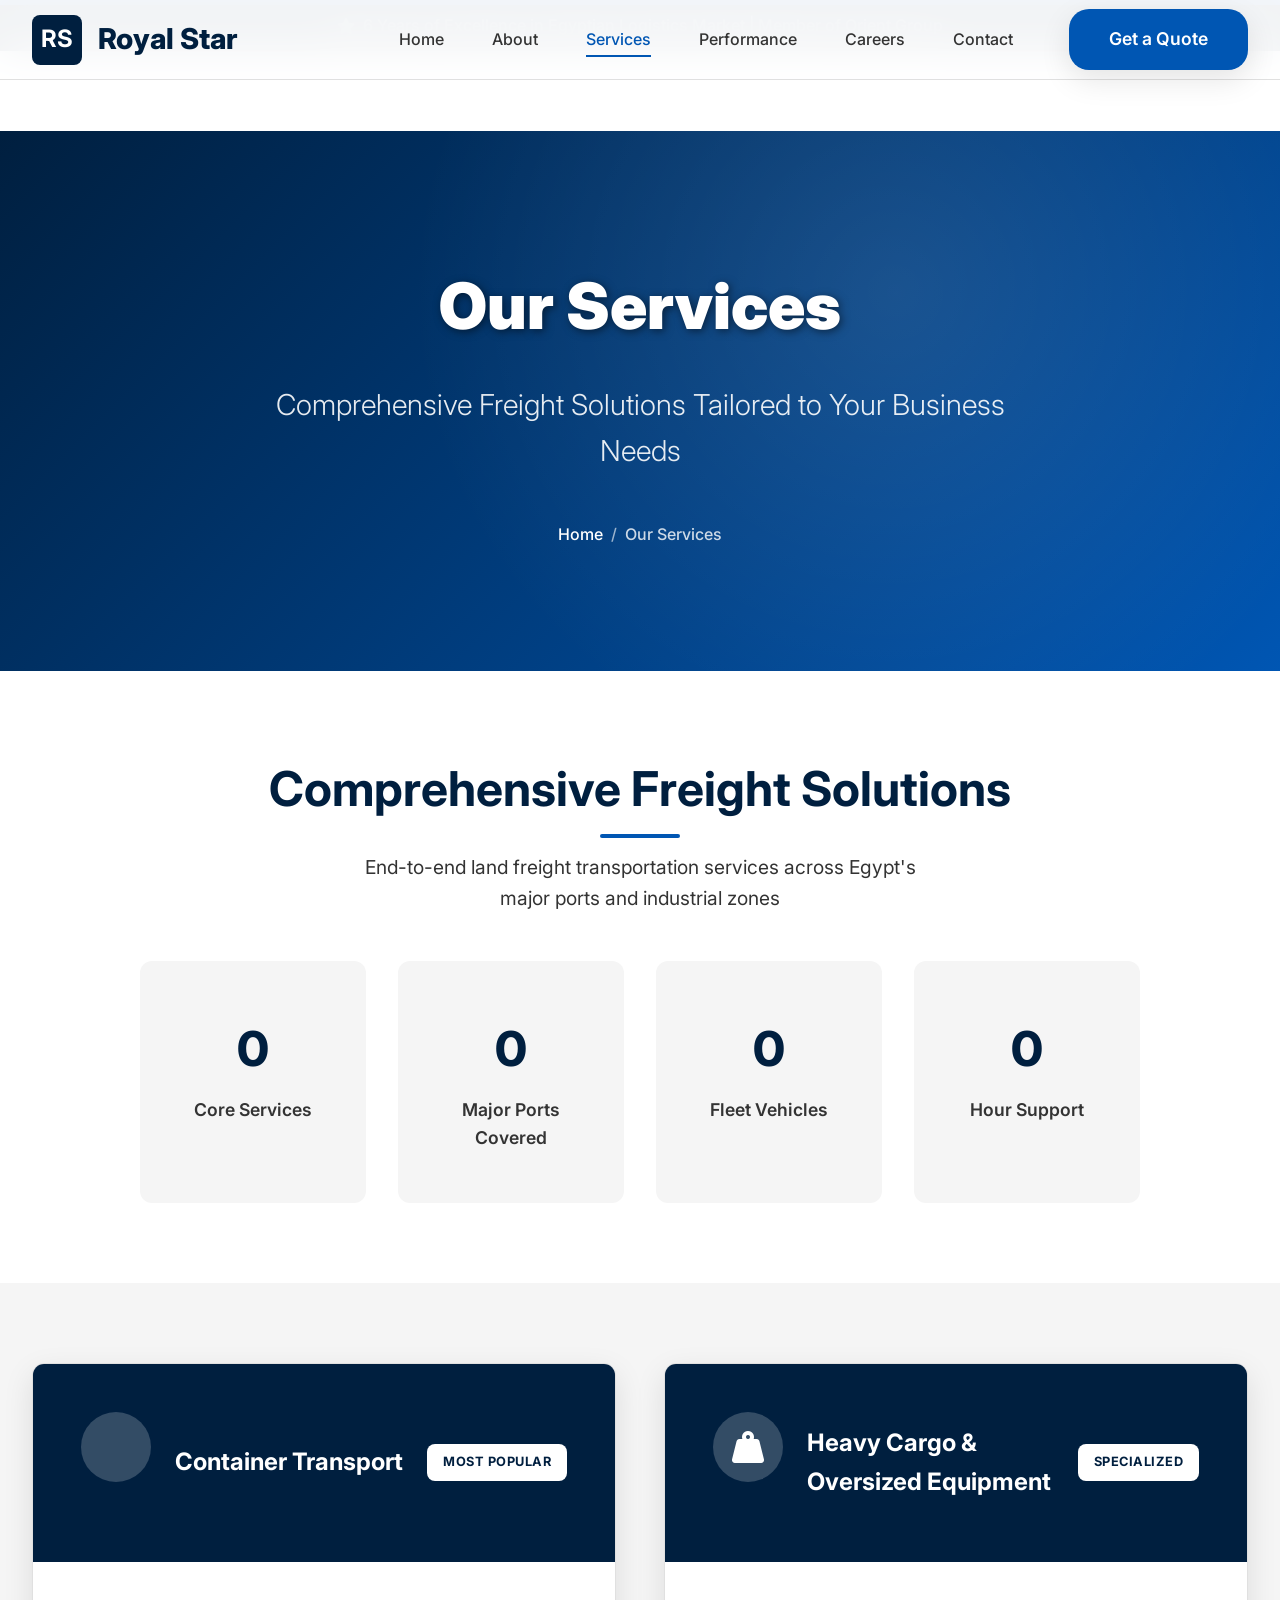
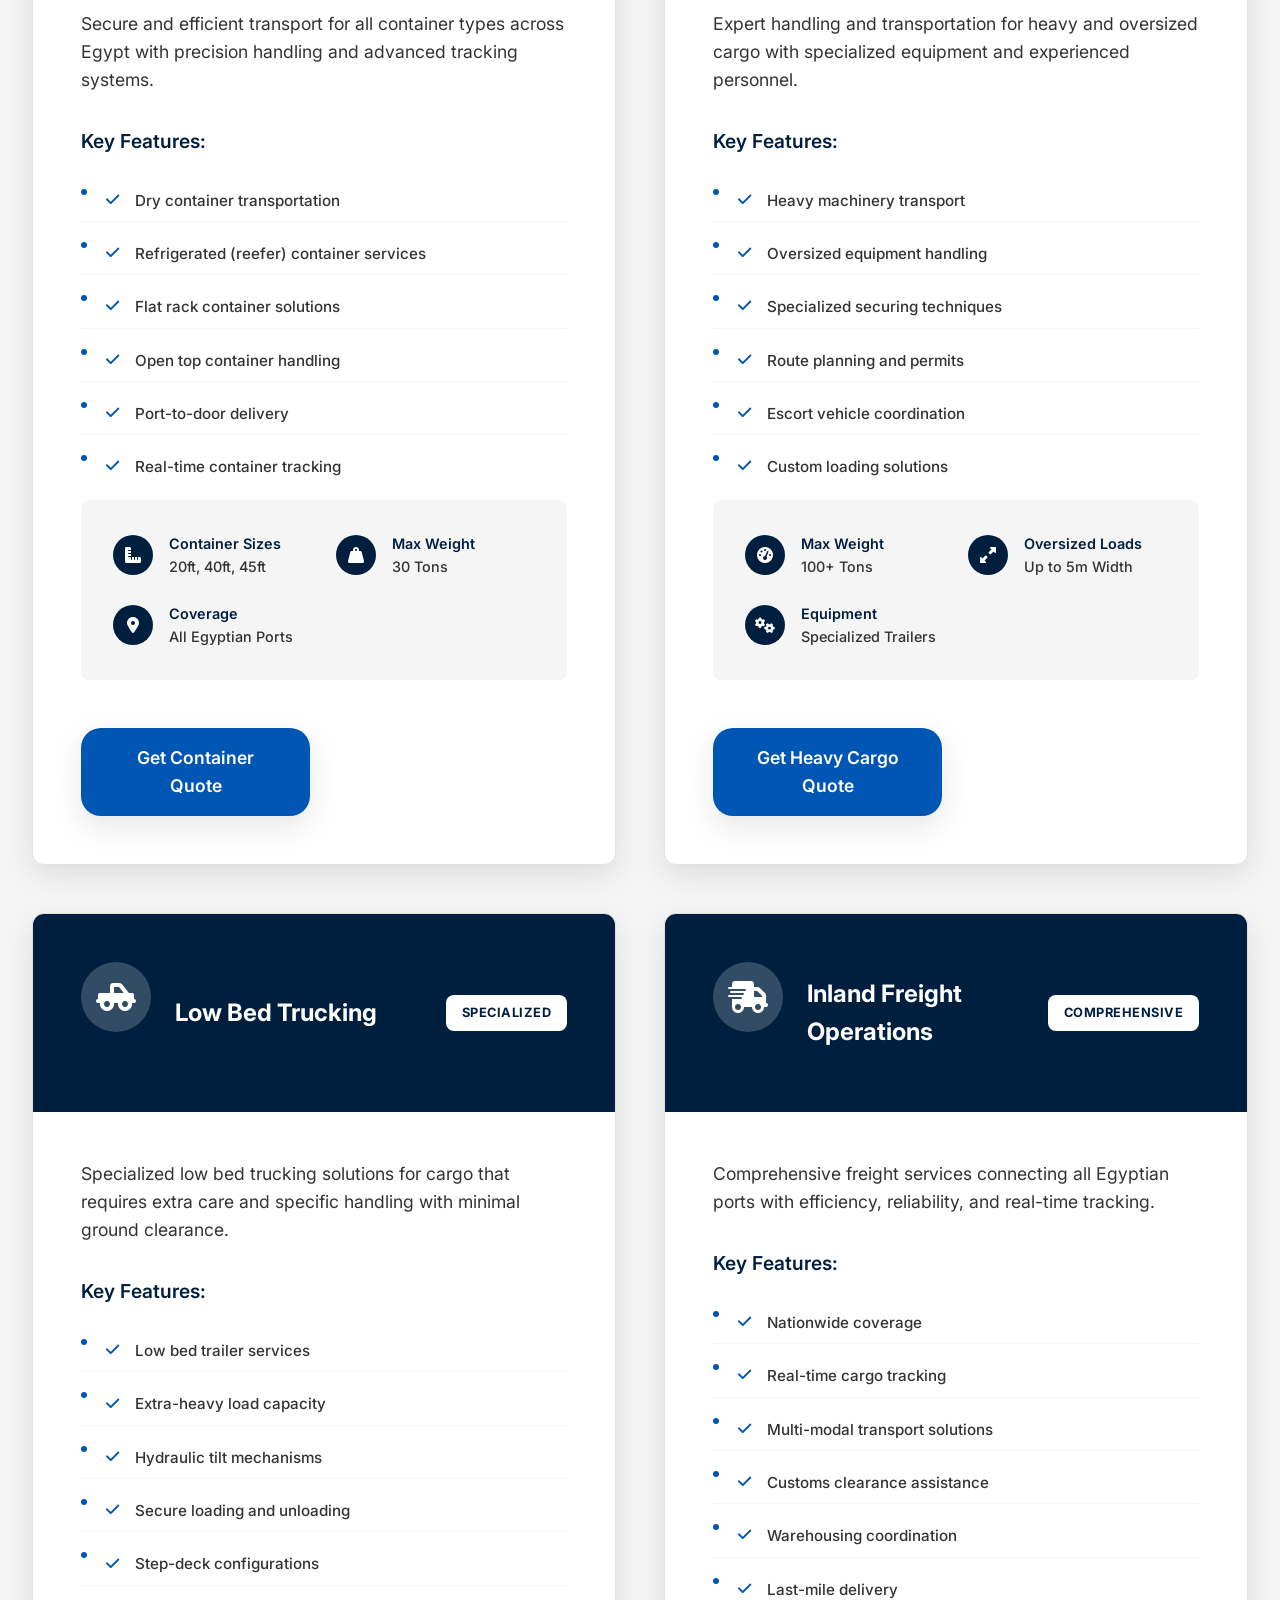
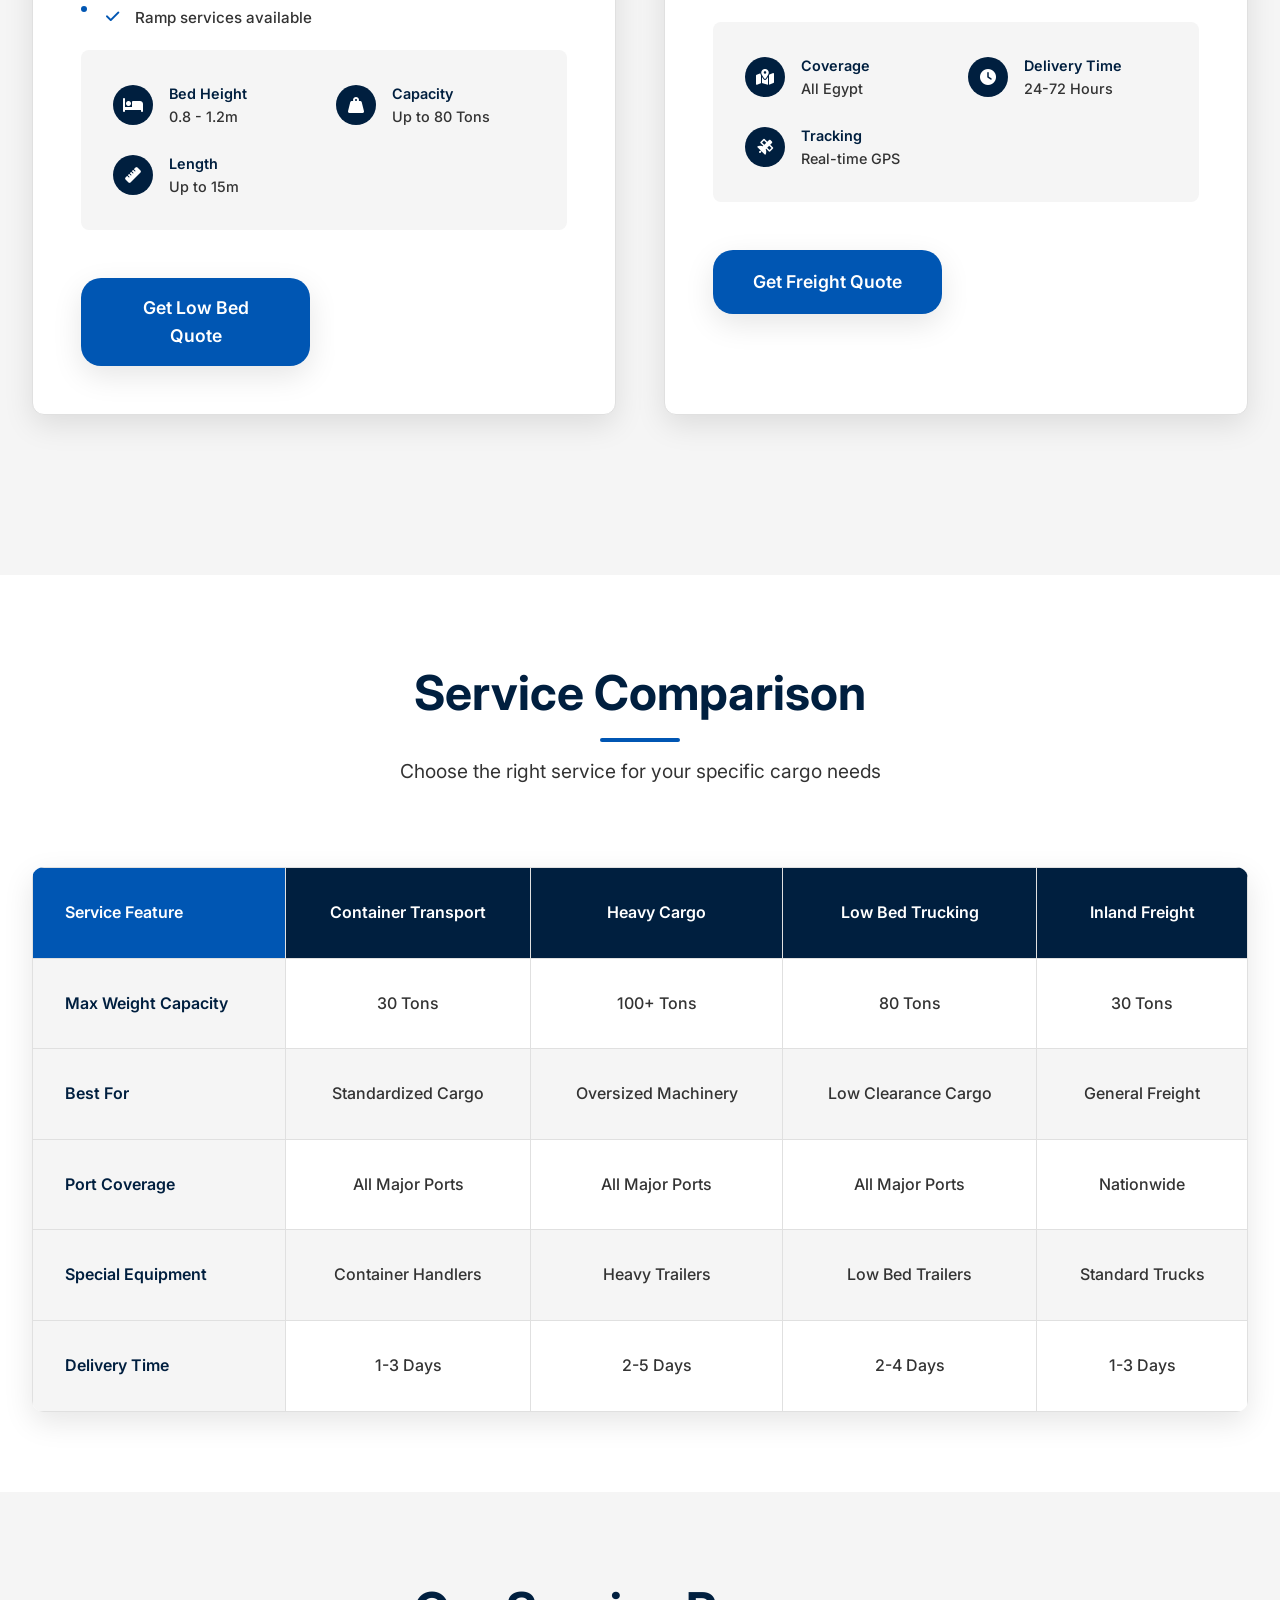
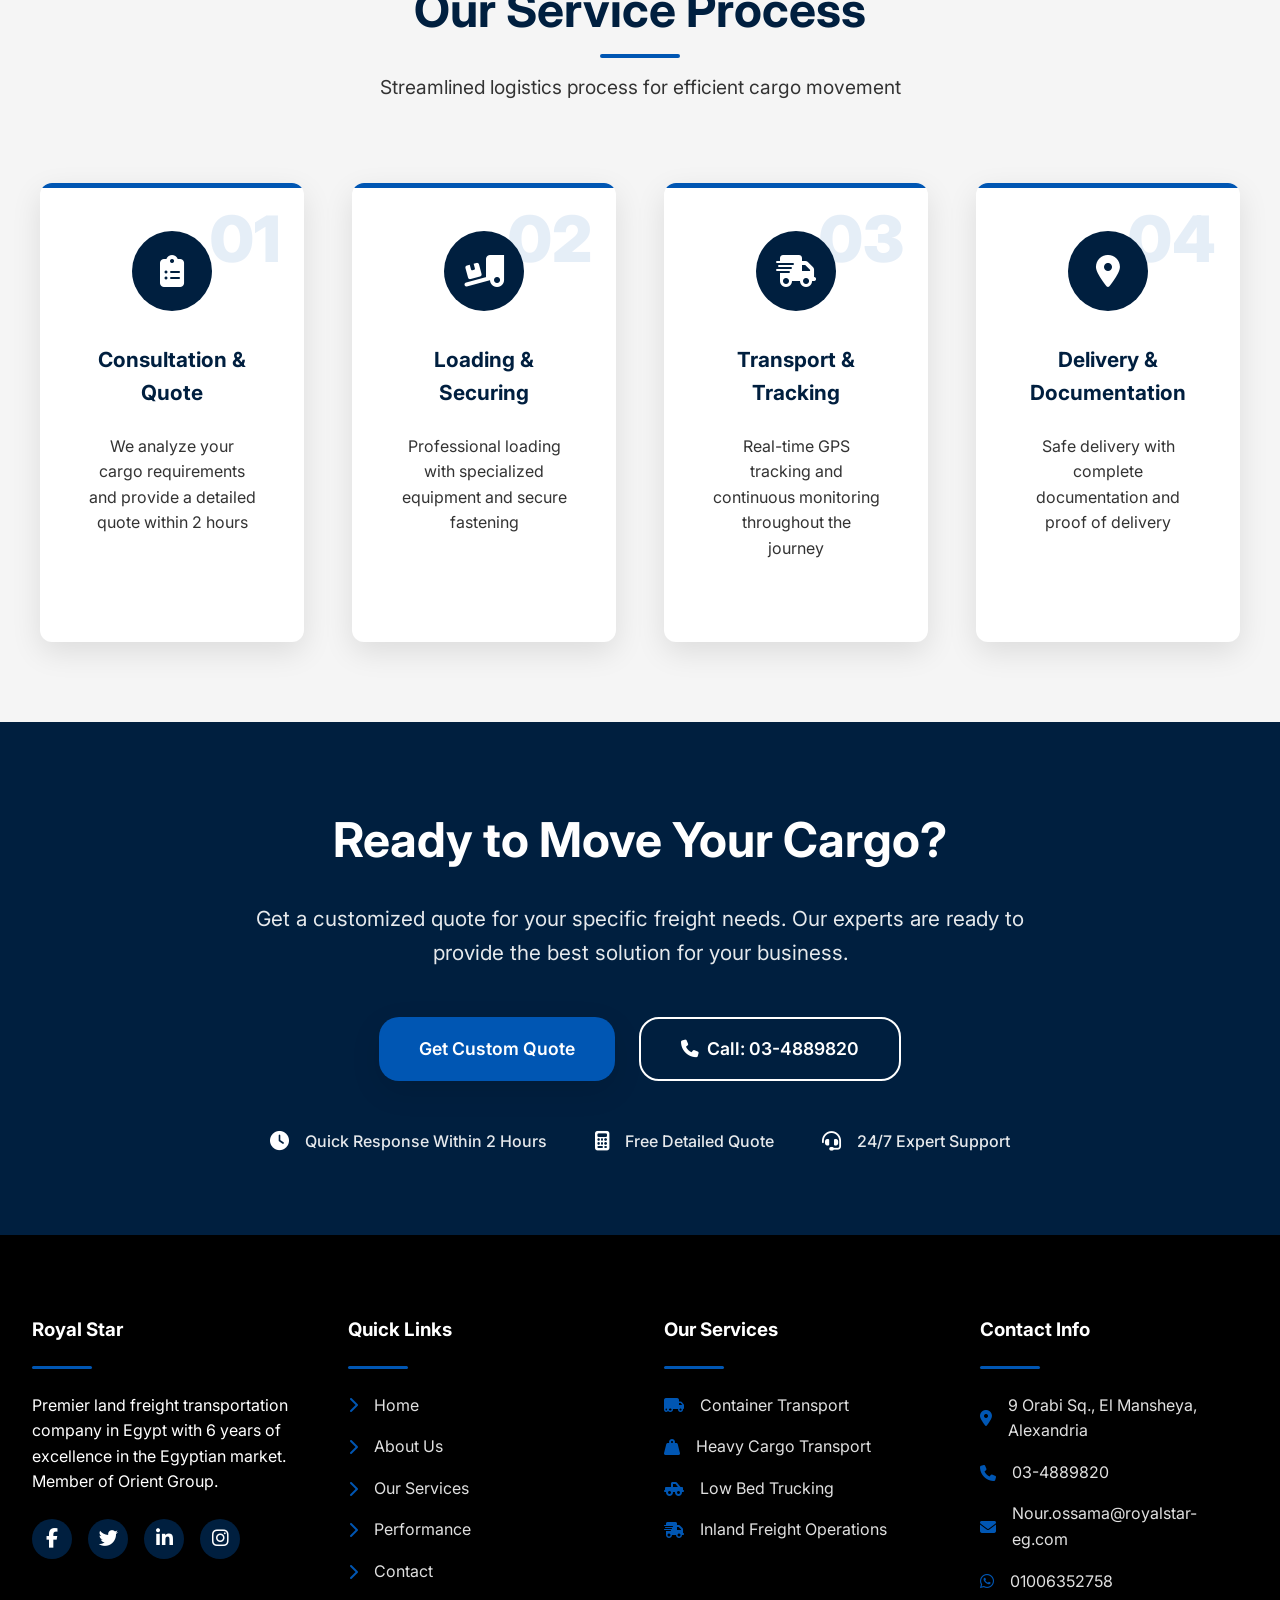
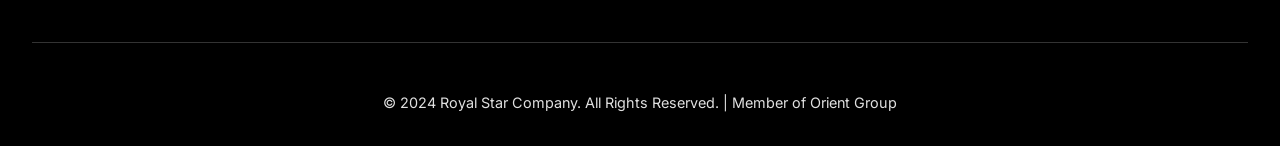
<file: royal star/services.html>
<!DOCTYPE html>
<html lang="en" dir="ltr">
<head>
    <meta charset="UTF-8">
    <meta name="viewport" content="width=device-width, initial-scale=1.0">
    
    <!-- Primary Meta Tags -->
    <title>Services | Container Transport & Heavy Cargo in Egypt - Royal Star Freight</title>
    <meta name="description" content="Explore Royal Star's freight services: container transport (dry, reefer, flat rack), heavy cargo, low bed trucking, and inland operations across Egyptian ports like Alexandria.">
    <meta name="keywords" content="container transport Egypt, heavy cargo transport Egypt, low bed trucking Egypt, inland freight Egypt, freight transportation services Egypt, freight brokerage Egypt, dry container transport, reefer container shipping, flat rack transport, oversized equipment transport, خدمات نقل الحاويات مصر, نقل ثقيل مصر, شحن بري مصر">
    
    <!-- SEO for Arabic -->
    <meta name="arabic-title" content="خدمات | نقل حاويات وبضائع ثقيلة في مصر - رويال ستار">
    <meta name="arabic-description" content="اكتشف خدمات رويال ستار: نقل حاويات (جاف، مبرد، مسطح)، بضائع ثقيلة، نقل منخفض، وعمليات داخلية عبر موانئ مصر مثل الإسكندرية">
    
    <!-- Open Graph -->
    <meta property="og:type" content="website">
    <meta property="og:title" content="Services | Container Transport & Heavy Cargo in Egypt">
    <meta property="og:description" content="Comprehensive freight solutions across all Egyptian ports">
    <meta property="og:url" content="https://www.royalstar-eg.com/services.html">
    <meta property="og:site_name" content="Royal Star Company">
    
    <!-- Twitter Card -->
    <meta name="twitter:card" content="summary_large_image">
    <meta name="twitter:title" content="Services | Freight Transportation Egypt">
    <meta name="twitter:description" content="Container transport, heavy cargo, and inland freight services">
    
    <!-- Structured Data -->
    <script type="application/ld+json">
    {
        "@context": "https://schema.org",
        "@type": "Service",
        "name": "Land Freight Transportation Services",
        "description": "Comprehensive land freight services including container transport, heavy cargo, and inland operations across Egypt",
        "provider": {
            "@type": "Organization",
            "name": "Royal Star Company",
            "url": "https://www.royalstar-eg.com"
        },
        "areaServed": "Egypt",
        "hasOfferCatalog": {
            "@type": "OfferCatalog",
            "name": "Freight Services",
            "itemListElement": [
                {
                    "@type": "Offer",
                    "itemOffered": {
                        "@type": "Service",
                        "name": "Container Transport",
                        "description": "Dry, reefer, and flat rack container transportation"
                    }
                },
                {
                    "@type": "Offer",
                    "itemOffered": {
                        "@type": "Service",
                        "name": "Heavy Cargo Transport",
                        "description": "Specialized handling for large and heavy shipments"
                    }
                },
                {
                    "@type": "Offer",
                    "itemOffered": {
                        "@type": "Service",
                        "name": "Low Bed Trucking",
                        "description": "Low-profile transport solutions for unique cargo"
                    }
                },
                {
                    "@type": "Offer",
                    "itemOffered": {
                        "@type": "Service",
                        "name": "Inland Freight Operations",
                        "description": "Comprehensive coverage across all Egyptian ports"
                    }
                }
            ]
        }
    }
    </script>
    
    <!-- hreflang for multilingual SEO -->
    <link rel="alternate" hreflang="en" href="https://www.royalstar-eg.com/services.html">
    <link rel="alternate" hreflang="ar" href="https://www.royalstar-eg.com/ar/services.html">
    <link rel="alternate" hreflang="x-default" href="https://www.royalstar-eg.com/services.html">
    
    <!-- Preload critical resources -->
    <link rel="preconnect" href="https://fonts.googleapis.com">
    <link rel="preconnect" href="https://fonts.gstatic.com" crossorigin>
    
    <!-- Google Fonts -->
    <link href="https://fonts.googleapis.com/css2?family=Inter:wght@300;400;500;600;700;800;900&display=swap" rel="stylesheet">
    
    <!-- Font Awesome -->
    <link rel="stylesheet" href="https://cdnjs.cloudflare.com/ajax/libs/font-awesome/6.4.0/css/all.min.css">
    
    <!-- Main CSS File -->
    <link rel="stylesheet" href="css/style.css">
    
    <!-- Favicon -->
    <link rel="icon" type="image/x-icon" href="images/favicon.ico">
</head>
<body>
    <!-- Skip to main content for accessibility -->
    <a href="#main-content" class="sr-only">Skip to main content</a>

    <!-- Notification Bar -->
    <div class="notification-bar">
        <div class="container">
            <div class="notification-content">
                <i class="fas fa-star"></i>
                6 Years of Excellence in Egyptian Logistics Market | Member of Orient Group
            </div>
        </div>
    </div>

    <!-- Header -->
    <header class="header" id="header">
        <div class="container header-container">
            <!-- Logo -->
            <div class="logo">
                <div class="logo-img">RS</div>
                <div class="logo-text">Royal Star</div>
            </div>
            
            <!-- Desktop Navigation -->
            <nav class="nav" aria-label="Main navigation">
                <ul class="nav-links">
                    <li><a href="index.html" class="nav-link">Home</a></li>
                    <li><a href="about.html" class="nav-link">About</a></li>
                    <li><a href="services.html" class="nav-link active">Services</a></li>
                    <li><a href="performance.html" class="nav-link">Performance</a></li>
                    <li><a href="careers.html" class="nav-link">Careers</a></li>
                    <li><a href="contact.html" class="nav-link">Contact</a></li>
                </ul>
                <div class="nav-cta">
                    <a href="contact.html" class="btn btn-primary">Get a Quote</a>
                </div>
            </nav>
            
            <!-- Mobile Menu Button -->
            <button class="mobile-menu-btn" id="mobileMenuBtn" aria-label="Toggle mobile menu">
                <i class="fas fa-bars"></i>
            </button>
        </div>
    </header>

    <!-- Mobile Navigation -->
    <div class="mobile-nav" id="mobileNav">
        <div class="mobile-nav-header">
            <div class="logo">
                <div class="logo-img">RS</div>
                <div class="logo-text">Royal Star</div>
            </div>
            <button class="mobile-close-btn" id="mobileCloseBtn" aria-label="Close mobile menu">
                <i class="fas fa-times"></i>
            </button>
        </div>
        <nav class="mobile-nav-links" aria-label="Mobile navigation">
            <a href="index.html" class="mobile-nav-link">Home</a>
            <a href="about.html" class="mobile-nav-link">About</a>
            <a href="services.html" class="mobile-nav-link active">Services</a>
            <a href="performance.html" class="mobile-nav-link">Performance</a>
            <a href="careers.html" class="mobile-nav-link">Careers</a>
            <a href="contact.html" class="mobile-nav-link">Contact</a>
            <a href="contact.html" class="btn btn-primary mobile-cta">Get a Quote</a>
        </nav>
    </div>

    <!-- Main Content -->
    <main id="main-content">
        <!-- Services Hero Section -->
        <section class="page-hero services-hero">
            <div class="container">
                <div class="page-hero-content">
                    <h1 class="page-hero-title">Our Services</h1>
                    <p class="page-hero-subtitle">Comprehensive Freight Solutions Tailored to Your Business Needs</p>
                    <div class="page-hero-breadcrumb">
                        <a href="index.html">Home</a>
                        <span class="breadcrumb-separator">/</span>
                        <span class="breadcrumb-current">Our Services</span>
                    </div>
                </div>
            </div>
        </section>

        <!-- Services Overview -->
        <section class="section services-overview">
            <div class="container">
                <div class="section-header">
                    <h2 class="section-title">Comprehensive Freight Solutions</h2>
                    <p class="section-subtitle">End-to-end land freight transportation services across Egypt's major ports and industrial zones</p>
                </div>

                <div class="services-stats">
                    <div class="stat-item">
                        <div class="stat-number" data-count="4">0</div>
                        <div class="stat-label">Core Services</div>
                    </div>
                    <div class="stat-item">
                        <div class="stat-number" data-count="5">0</div>
                        <div class="stat-label">Major Ports Covered</div>
                    </div>
                    <div class="stat-item">
                        <div class="stat-number" data-count="50">0</div>
                        <div class="stat-label">Fleet Vehicles</div>
                    </div>
                    <div class="stat-item">
                        <div class="stat-number" data-count="24">0</div>
                        <div class="stat-label">Hour Support</div>
                    </div>
                </div>
            </div>
        </section>

        <!-- Main Services Grid -->
        <section class="section main-services">
            <div class="container">
                <div class="services-grid">
                    <!-- Service 1: Container Transport -->
                    <div class="service-main-card">
                        <div class="service-header">
                            <div class="service-icon">
                                <i class="fas fa-container-storage"></i>
                            </div>
                            <h2>Container Transport</h2>
                            <span class="service-badge">Most Popular</span>
                        </div>
                        
                        <div class="service-content">
                            <p class="service-description">Secure and efficient transport for all container types across Egypt with precision handling and advanced tracking systems.</p>
                            
                            <div class="service-features">
                                <h4>Key Features:</h4>
                                <ul>
                                    <li>
                                        <i class="fas fa-check"></i>
                                        <span>Dry container transportation</span>
                                    </li>
                                    <li>
                                        <i class="fas fa-check"></i>
                                        <span>Refrigerated (reefer) container services</span>
                                    </li>
                                    <li>
                                        <i class="fas fa-check"></i>
                                        <span>Flat rack container solutions</span>
                                    </li>
                                    <li>
                                        <i class="fas fa-check"></i>
                                        <span>Open top container handling</span>
                                    </li>
                                    <li>
                                        <i class="fas fa-check"></i>
                                        <span>Port-to-door delivery</span>
                                    </li>
                                    <li>
                                        <i class="fas fa-check"></i>
                                        <span>Real-time container tracking</span>
                                    </li>
                                </ul>
                            </div>

                            <div class="service-specs">
                                <div class="spec-item">
                                    <i class="fas fa-ruler-combined"></i>
                                    <div>
                                        <strong>Container Sizes</strong>
                                        <span>20ft, 40ft, 45ft</span>
                                    </div>
                                </div>
                                <div class="spec-item">
                                    <i class="fas fa-weight-hanging"></i>
                                    <div>
                                        <strong>Max Weight</strong>
                                        <span>30 Tons</span>
                                    </div>
                                </div>
                                <div class="spec-item">
                                    <i class="fas fa-map-marker-alt"></i>
                                    <div>
                                        <strong>Coverage</strong>
                                        <span>All Egyptian Ports</span>
                                    </div>
                                </div>
                            </div>

                            <div class="service-cta">
                                <a href="contact.html?service=container-transport" class="btn btn-primary">Get Container Quote</a>
                                <a href="#container-details" class="btn btn-secondary">Learn More</a>
                            </div>
                        </div>
                    </div>

                    <!-- Service 2: Heavy Cargo Transport -->
                    <div class="service-main-card">
                        <div class="service-header">
                            <div class="service-icon">
                                <i class="fas fa-weight-hanging"></i>
                            </div>
                            <h2>Heavy Cargo & Oversized Equipment</h2>
                            <span class="service-badge">Specialized</span>
                        </div>
                        
                        <div class="service-content">
                            <p class="service-description">Expert handling and transportation for heavy and oversized cargo with specialized equipment and experienced personnel.</p>
                            
                            <div class="service-features">
                                <h4>Key Features:</h4>
                                <ul>
                                    <li>
                                        <i class="fas fa-check"></i>
                                        <span>Heavy machinery transport</span>
                                    </li>
                                    <li>
                                        <i class="fas fa-check"></i>
                                        <span>Oversized equipment handling</span>
                                    </li>
                                    <li>
                                        <i class="fas fa-check"></i>
                                        <span>Specialized securing techniques</span>
                                    </li>
                                    <li>
                                        <i class="fas fa-check"></i>
                                        <span>Route planning and permits</span>
                                    </li>
                                    <li>
                                        <i class="fas fa-check"></i>
                                        <span>Escort vehicle coordination</span>
                                    </li>
                                    <li>
                                        <i class="fas fa-check"></i>
                                        <span>Custom loading solutions</span>
                                    </li>
                                </ul>
                            </div>

                            <div class="service-specs">
                                <div class="spec-item">
                                    <i class="fas fa-tachometer-alt"></i>
                                    <div>
                                        <strong>Max Weight</strong>
                                        <span>100+ Tons</span>
                                    </div>
                                </div>
                                <div class="spec-item">
                                    <i class="fas fa-expand-alt"></i>
                                    <div>
                                        <strong>Oversized Loads</strong>
                                        <span>Up to 5m Width</span>
                                    </div>
                                </div>
                                <div class="spec-item">
                                    <i class="fas fa-cogs"></i>
                                    <div>
                                        <strong>Equipment</strong>
                                        <span>Specialized Trailers</span>
                                    </div>
                                </div>
                            </div>

                            <div class="service-cta">
                                <a href="contact.html?service=heavy-cargo" class="btn btn-primary">Get Heavy Cargo Quote</a>
                                <a href="#heavy-cargo-details" class="btn btn-secondary">Learn More</a>
                            </div>
                        </div>
                    </div>

                    <!-- Service 3: Low Bed Trucking -->
                    <div class="service-main-card">
                        <div class="service-header">
                            <div class="service-icon">
                                <i class="fas fa-truck-pickup"></i>
                            </div>
                            <h2>Low Bed Trucking</h2>
                            <span class="service-badge">Specialized</span>
                        </div>
                        
                        <div class="service-content">
                            <p class="service-description">Specialized low bed trucking solutions for cargo that requires extra care and specific handling with minimal ground clearance.</p>
                            
                            <div class="service-features">
                                <h4>Key Features:</h4>
                                <ul>
                                    <li>
                                        <i class="fas fa-check"></i>
                                        <span>Low bed trailer services</span>
                                    </li>
                                    <li>
                                        <i class="fas fa-check"></i>
                                        <span>Extra-heavy load capacity</span>
                                    </li>
                                    <li>
                                        <i class="fas fa-check"></i>
                                        <span>Hydraulic tilt mechanisms</span>
                                    </li>
                                    <li>
                                        <i class="fas fa-check"></i>
                                        <span>Secure loading and unloading</span>
                                    </li>
                                    <li>
                                        <i class="fas fa-check"></i>
                                        <span>Step-deck configurations</span>
                                    </li>
                                    <li>
                                        <i class="fas fa-check"></i>
                                        <span>Ramp services available</span>
                                    </li>
                                </ul>
                            </div>

                            <div class="service-specs">
                                <div class="spec-item">
                                    <i class="fas fa-bed"></i>
                                    <div>
                                        <strong>Bed Height</strong>
                                        <span>0.8 - 1.2m</span>
                                    </div>
                                </div>
                                <div class="spec-item">
                                    <i class="fas fa-weight-hanging"></i>
                                    <div>
                                        <strong>Capacity</strong>
                                        <span>Up to 80 Tons</span>
                                    </div>
                                </div>
                                <div class="spec-item">
                                    <i class="fas fa-ruler"></i>
                                    <div>
                                        <strong>Length</strong>
                                        <span>Up to 15m</span>
                                    </div>
                                </div>
                            </div>

                            <div class="service-cta">
                                <a href="contact.html?service=low-bed-trucking" class="btn btn-primary">Get Low Bed Quote</a>
                                <a href="#low-bed-details" class="btn btn-secondary">Learn More</a>
                            </div>
                        </div>
                    </div>

                    <!-- Service 4: Inland Freight Operations -->
                    <div class="service-main-card">
                        <div class="service-header">
                            <div class="service-icon">
                                <i class="fas fa-shipping-fast"></i>
                            </div>
                            <h2>Inland Freight Operations</h2>
                            <span class="service-badge">Comprehensive</span>
                        </div>
                        
                        <div class="service-content">
                            <p class="service-description">Comprehensive freight services connecting all Egyptian ports with efficiency, reliability, and real-time tracking.</p>
                            
                            <div class="service-features">
                                <h4>Key Features:</h4>
                                <ul>
                                    <li>
                                        <i class="fas fa-check"></i>
                                        <span>Nationwide coverage</span>
                                    </li>
                                    <li>
                                        <i class="fas fa-check"></i>
                                        <span>Real-time cargo tracking</span>
                                    </li>
                                    <li>
                                        <i class="fas fa-check"></i>
                                        <span>Multi-modal transport solutions</span>
                                    </li>
                                    <li>
                                        <i class="fas fa-check"></i>
                                        <span>Customs clearance assistance</span>
                                    </li>
                                    <li>
                                        <i class="fas fa-check"></i>
                                        <span>Warehousing coordination</span>
                                    </li>
                                    <li>
                                        <i class="fas fa-check"></i>
                                        <span>Last-mile delivery</span>
                                    </li>
                                </ul>
                            </div>

                            <div class="service-specs">
                                <div class="spec-item">
                                    <i class="fas fa-map-marked-alt"></i>
                                    <div>
                                        <strong>Coverage</strong>
                                        <span>All Egypt</span>
                                    </div>
                                </div>
                                <div class="spec-item">
                                    <i class="fas fa-clock"></i>
                                    <div>
                                        <strong>Delivery Time</strong>
                                        <span>24-72 Hours</span>
                                    </div>
                                </div>
                                <div class="spec-item">
                                    <i class="fas fa-satellite"></i>
                                    <div>
                                        <strong>Tracking</strong>
                                        <span>Real-time GPS</span>
                                    </div>
                                </div>
                            </div>

                            <div class="service-cta">
                                <a href="contact.html?service=inland-freight" class="btn btn-primary">Get Freight Quote</a>
                                <a href="#inland-details" class="btn btn-secondary">Learn More</a>
                            </div>
                        </div>
                    </div>
                </div>
            </div>
        </section>

        <!-- Service Comparison -->
        <section class="section service-comparison">
            <div class="container">
                <div class="section-header">
                    <h2 class="section-title">Service Comparison</h2>
                    <p class="section-subtitle">Choose the right service for your specific cargo needs</p>
                </div>

                <div class="comparison-table">
                    <table>
                        <thead>
                            <tr>
                                <th>Service Feature</th>
                                <th>Container Transport</th>
                                <th>Heavy Cargo</th>
                                <th>Low Bed Trucking</th>
                                <th>Inland Freight</th>
                            </tr>
                        </thead>
                        <tbody>
                            <tr>
                                <td>Max Weight Capacity</td>
                                <td>30 Tons</td>
                                <td>100+ Tons</td>
                                <td>80 Tons</td>
                                <td>30 Tons</td>
                            </tr>
                            <tr>
                                <td>Best For</td>
                                <td>Standardized Cargo</td>
                                <td>Oversized Machinery</td>
                                <td>Low Clearance Cargo</td>
                                <td>General Freight</td>
                            </tr>
                            <tr>
                                <td>Port Coverage</td>
                                <td>All Major Ports</td>
                                <td>All Major Ports</td>
                                <td>All Major Ports</td>
                                <td>Nationwide</td>
                            </tr>
                            <tr>
                                <td>Special Equipment</td>
                                <td>Container Handlers</td>
                                <td>Heavy Trailers</td>
                                <td>Low Bed Trailers</td>
                                <td>Standard Trucks</td>
                            </tr>
                            <tr>
                                <td>Delivery Time</td>
                                <td>1-3 Days</td>
                                <td>2-5 Days</td>
                                <td>2-4 Days</td>
                                <td>1-3 Days</td>
                            </tr>
                        </tbody>
                    </table>
                </div>
            </div>
        </section>

        <!-- Service Process -->
        <section class="section service-process">
            <div class="container">
                <div class="section-header">
                    <h2 class="section-title">Our Service Process</h2>
                    <p class="section-subtitle">Streamlined logistics process for efficient cargo movement</p>
                </div>

                <div class="process-steps">
                    <div class="process-step">
                        <div class="step-number">01</div>
                        <div class="step-icon">
                            <i class="fas fa-clipboard-list"></i>
                        </div>
                        <h3>Consultation & Quote</h3>
                        <p>We analyze your cargo requirements and provide a detailed quote within 2 hours</p>
                    </div>
                    <div class="process-step">
                        <div class="step-number">02</div>
                        <div class="step-icon">
                            <i class="fas fa-truck-loading"></i>
                        </div>
                        <h3>Loading & Securing</h3>
                        <p>Professional loading with specialized equipment and secure fastening</p>
                    </div>
                    <div class="process-step">
                        <div class="step-number">03</div>
                        <div class="step-icon">
                            <i class="fas fa-shipping-fast"></i>
                        </div>
                        <h3>Transport & Tracking</h3>
                        <p>Real-time GPS tracking and continuous monitoring throughout the journey</p>
                    </div>
                    <div class="process-step">
                        <div class="step-number">04</div>
                        <div class="step-icon">
                            <i class="fas fa-map-marker-alt"></i>
                        </div>
                        <h3>Delivery & Documentation</h3>
                        <p>Safe delivery with complete documentation and proof of delivery</p>
                    </div>
                </div>
            </div>
        </section>

        <!-- CTA Section -->
        <section class="section services-cta">
            <div class="container">
                <div class="cta-content">
                    <h2>Ready to Move Your Cargo?</h2>
                    <p>Get a customized quote for your specific freight needs. Our experts are ready to provide the best solution for your business.</p>
                    <div class="cta-buttons">
                        <a href="contact.html" class="btn btn-primary">Get Custom Quote</a>
                        <a href="tel:034889820" class="btn btn-secondary">
                            <i class="fas fa-phone"></i>
                            Call: 03-4889820
                        </a>
                    </div>
                    <div class="cta-features">
                        <div class="feature">
                            <i class="fas fa-clock"></i>
                            <span>Quick Response Within 2 Hours</span>
                        </div>
                        <div class="feature">
                            <i class="fas fa-calculator"></i>
                            <span>Free Detailed Quote</span>
                        </div>
                        <div class="feature">
                            <i class="fas fa-headset"></i>
                            <span>24/7 Expert Support</span>
                        </div>
                    </div>
                </div>
            </div>
        </section>
    </main>

    <!-- Footer -->
    <footer class="footer">
        <div class="container">
            <div class="footer-grid">
                <div class="footer-column">
                    <h3>Royal Star</h3>
                    <p>Premier land freight transportation company in Egypt with 6 years of excellence in the Egyptian market. Member of Orient Group.</p>
                    <div class="social-links">
                        <a href="#" class="social-link" aria-label="Facebook">
                            <i class="fab fa-facebook-f"></i>
                        </a>
                        <a href="#" class="social-link" aria-label="Twitter">
                            <i class="fab fa-twitter"></i>
                        </a>
                        <a href="#" class="social-link" aria-label="LinkedIn">
                            <i class="fab fa-linkedin-in"></i>
                        </a>
                        <a href="#" class="social-link" aria-label="Instagram">
                            <i class="fab fa-instagram"></i>
                        </a>
                    </div>
                </div>
                <div class="footer-column">
                    <h3>Quick Links</h3>
                    <div class="footer-links">
                        <a href="index.html" class="footer-link">
                            <i class="fas fa-chevron-right"></i>
                            Home
                        </a>
                        <a href="about.html" class="footer-link">
                            <i class="fas fa-chevron-right"></i>
                            About Us
                        </a>
                        <a href="services.html" class="footer-link">
                            <i class="fas fa-chevron-right"></i>
                            Our Services
                        </a>
                        <a href="performance.html" class="footer-link">
                            <i class="fas fa-chevron-right"></i>
                            Performance
                        </a>
                        <a href="contact.html" class="footer-link">
                            <i class="fas fa-chevron-right"></i>
                            Contact
                        </a>
                    </div>
                </div>
                <div class="footer-column">
                    <h3>Our Services</h3>
                    <div class="footer-links">
                        <a href="services.html" class="footer-link">
                            <i class="fas fa-truck-moving"></i>
                            Container Transport
                        </a>
                        <a href="services.html" class="footer-link">
                            <i class="fas fa-weight-hanging"></i>
                            Heavy Cargo Transport
                        </a>
                        <a href="services.html" class="footer-link">
                            <i class="fas fa-truck-pickup"></i>
                            Low Bed Trucking
                        </a>
                        <a href="services.html" class="footer-link">
                            <i class="fas fa-shipping-fast"></i>
                            Inland Freight Operations
                        </a>
                    </div>
                </div>
                <div class="footer-column">
                    <h3>Contact Info</h3>
                    <div class="footer-links">
                        <a href="#" class="footer-link">
                            <i class="fas fa-map-marker-alt"></i>
                            9 Orabi Sq., El Mansheya, Alexandria
                        </a>
                        <a href="tel:034889820" class="footer-link">
                            <i class="fas fa-phone"></i>
                            03-4889820
                        </a>
                        <a href="mailto:Nour.ossama@royalstar-eg.com" class="footer-link">
                            <i class="fas fa-envelope"></i>
                            Nour.ossama@royalstar-eg.com
                        </a>
                        <a href="https://wa.me/2001006352758" class="footer-link" target="_blank" rel="noopener">
                            <i class="fab fa-whatsapp"></i>
                            01006352758
                        </a>
                    </div>
                </div>
            </div>
            <div class="copyright">
                <p>&copy; 2024 Royal Star Company. All Rights Reserved. | Member of Orient Group</p>
            </div>
        </div>
    </footer>

    <!-- Main JavaScript File -->
    <script src="js/main.js"></script>
</body>
</html>
</file>
<file: royal star/css/style.css>
/* ===== ROYAL STAR - HOME PAGE STYLES ===== */
/* Professional CSS for Homepage Only */
/* Colors: Blue, White, Black ONLY */

/* ===== CSS VARIABLES ===== */
:root {
    /* Color System - BLUE, WHITE, BLACK ONLY */
    --royal-blue: #001F3F;
    --dark-blue: #0056b3;
    --medium-blue: #0074D9;
    --light-blue: #7FDBFF;
    --pure-white: #FFFFFF;
    --pure-black: #000000;
    --light-gray: #f5f5f5;
    --medium-gray: #e0e0e0;
    --dark-gray: #333333;

    /* Typography */
    --font-primary: 'Inter', sans-serif;
    --font-weight-light: 300;
    --font-weight-regular: 400;
    --font-weight-medium: 500;
    --font-weight-semibold: 600;
    --font-weight-bold: 700;
    --font-weight-extrabold: 800;
    --font-weight-black: 900;

    /* Spacing System */
    --space-xs: 0.5rem;
    --space-sm: 1rem;
    --space-md: 1.5rem;
    --space-lg: 2rem;
    --space-xl: 3rem;
    --space-xxl: 5rem;

    /* Layout */
    --header-height: 80px;
    --header-height-scrolled: 70px;
    --container-max-width: 1400px;
    --section-padding: 5rem 2rem;
    --border-radius: 8px;
    --border-radius-lg: 12px;
    --border-radius-xl: 20px;

    /* Shadows */
    --shadow-sm: 0 2px 10px rgba(0, 0, 0, 0.08);
    --shadow-md: 0 10px 30px rgba(0, 0, 0, 0.1);
    --shadow-lg: 0 20px 40px rgba(0, 0, 0, 0.15);
    --shadow-xl: 0 25px 50px rgba(0, 0, 0, 0.2);

    /* Transitions */
    --transition-fast: 0.2s ease;
    --transition-normal: 0.3s ease;
    --transition-slow: 0.5s ease;
}

/* ===== CSS RESET ===== */
*, *::before, *::after {
    box-sizing: border-box;
    margin: 0;
    padding: 0;
}

html {
    scroll-behavior: smooth;
    font-size: 16px;
    -webkit-text-size-adjust: 100%;
}

body {
    font-family: var(--font-primary);
    line-height: 1.6;
    color: var(--dark-gray);
    background-color: var(--pure-white);
    overflow-x: hidden;
    -webkit-font-smoothing: antialiased;
    -moz-osx-font-smoothing: grayscale;
}

/* ===== ACCESSIBILITY ===== */
.sr-only {
    position: absolute;
    width: 1px;
    height: 1px;
    padding: 0;
    margin: -1px;
    overflow: hidden;
    clip: rect(0, 0, 0, 0);
    white-space: nowrap;
    border: 0;
}

/* ===== LAYOUT & CONTAINERS ===== */
.container {
    max-width: var(--container-max-width);
    margin: 0 auto;
    padding: 0 var(--space-lg);
}

.section {
    padding: var(--section-padding);
    position: relative;
}

.section-header {
    text-align: center;
    margin-bottom: var(--space-xxl);
}

.section-title {
    font-size: clamp(2rem, 4vw, 3rem);
    font-weight: var(--font-weight-bold);
    color: var(--royal-blue);
    margin-bottom: var(--space-md);
    position: relative;
    display: inline-block;
}

.section-title::after {
    content: '';
    position: absolute;
    bottom: -10px;
    left: 50%;
    transform: translateX(-50%);
    width: 80px;
    height: 4px;
    background: var(--dark-blue);
    border-radius: 2px;
}

.section-subtitle {
    font-size: 1.2rem;
    color: var(--dark-gray);
    font-weight: var(--font-weight-regular);
    max-width: 600px;
    margin: 0 auto;
}

/* ===== BUTTONS ===== */
.btn {
    display: inline-flex;
    align-items: center;
    justify-content: center;
    padding: 1rem 2.5rem;
    border-radius: var(--border-radius-xl);
    font-weight: var(--font-weight-semibold);
    font-size: 1.1rem;
    transition: all var(--transition-normal);
    border: none;
    cursor: pointer;
    position: relative;
    overflow: hidden;
    text-decoration: none;
    gap: var(--space-xs);
    text-transform: none;
}

.btn::before {
    content: '';
    position: absolute;
    top: 0;
    left: -100%;
    width: 100%;
    height: 100%;
    background: linear-gradient(90deg, transparent, rgba(255, 255, 255, 0.2), transparent);
    transition: left var(--transition-slow);
}

.btn:hover::before {
    left: 100%;
}

.btn-primary {
    background: var(--dark-blue);
    color: var(--pure-white);
    box-shadow: var(--shadow-md);
}

.btn-primary:hover {
    background: var(--royal-blue);
    transform: translateY(-3px);
    box-shadow: var(--shadow-lg);
}

.btn-secondary {
    background: transparent;
    color: var(--pure-white);
    border: 2px solid var(--pure-white);
}

.btn-secondary:hover {
    background: var(--dark-blue);
    color: var(--pure-white);
    transform: translateY(-3px);
}
/* ===== NOTIFICATION BAR ===== */
.notification-bar {
    background: var(--royal-blue);
    color: var(--pure-white);
    padding: 0.8rem 0;
    text-align: center;
    position: relative;
    overflow: hidden;
}

.notification-content {
    position: relative;
    z-index: 2;
    font-weight: var(--font-weight-medium);
    display: flex;
    align-items: center;
    justify-content: center;
    gap: var(--space-xs);
}

/* ===== HEADER ===== */
.header {
    position: fixed;
    top: 0;
    left: 0;
    width: 100%;
    height: var(--header-height);
    background: rgba(255, 255, 255, 0.95);
    backdrop-filter: blur(20px);
    -webkit-backdrop-filter: blur(20px);
    border-bottom: 1px solid var(--medium-gray);
    z-index: 1000;
    transition: all var(--transition-normal);
}

.header.scrolled {
    height: var(--header-height-scrolled);
    box-shadow: var(--shadow-md);
    background: rgba(255, 255, 255, 0.98);
}

.header-container {
    display: flex;
    align-items: center;
    justify-content: space-between;
    height: 100%;
}

/* ===== LOGO ===== */
.logo {
    display: flex;
    align-items: center;
    gap: var(--space-sm);
    text-decoration: none;
}

.logo-img {
    width: 50px;
    height: 50px;
    background: var(--royal-blue);
    border-radius: var(--border-radius);
    display: flex;
    align-items: center;
    justify-content: center;
    color: var(--pure-white);
    font-size: 1.5rem;
    font-weight: var(--font-weight-bold);
    transition: transform var(--transition-normal);
}

.logo:hover .logo-img {
    transform: rotate(15deg) scale(1.1);
}

.logo-text {
    font-size: 1.8rem;
    font-weight: var(--font-weight-extrabold);
    color: var(--royal-blue);
}

/* ===== NAVIGATION ===== */
.nav {
    display: flex;
    align-items: center;
    gap: var(--space-lg);
}

.nav-links {
    display: flex;
    gap: var(--space-xl);
    list-style: none;
}

.nav-link {
    font-weight: var(--font-weight-medium);
    color: var(--dark-gray);
    text-decoration: none;
    position: relative;
    padding: var(--space-xs) 0;
    transition: color var(--transition-normal);
}

.nav-link:hover,
.nav-link.active {
    color: var(--dark-blue);
}

.nav-link::after {
    content: '';
    position: absolute;
    bottom: 0;
    left: 0;
    width: 0;
    height: 2px;
    background: var(--dark-blue);
    transition: width var(--transition-normal);
}

.nav-link:hover::after,
.nav-link.active::after {
    width: 100%;
}

.nav-cta {
    margin-left: var(--space-md);
}

.mobile-menu-btn {
    display: none;
    background: none;
    border: none;
    font-size: 1.5rem;
    color: var(--dark-blue);
    cursor: pointer;
    padding: var(--space-xs);
    border-radius: var(--border-radius);
    transition: background-color var(--transition-fast);
}

.mobile-menu-btn:hover {
    background: rgba(0, 86, 179, 0.1);
}

/* ===== MOBILE NAVIGATION ===== */
.mobile-nav {
    position: fixed;
    top: 0;
    right: -100%;
    width: 320px;
    height: 100vh;
    background: var(--pure-white);
    z-index: 1100;
    transition: right var(--transition-slow);
    box-shadow: var(--shadow-xl);
    display: flex;
    flex-direction: column;
}

.mobile-nav.active {
    right: 0;
}

.mobile-nav-header {
    display: flex;
    align-items: center;
    justify-content: space-between;
    padding: var(--space-lg);
    border-bottom: 1px solid var(--medium-gray);
}

.mobile-close-btn {
    background: none;
    border: none;
    font-size: 1.5rem;
    color: var(--dark-gray);
    cursor: pointer;
    padding: var(--space-xs);
    border-radius: var(--border-radius);
    transition: background-color var(--transition-fast);
}

.mobile-close-btn:hover {
    background: var(--light-gray);
}

.mobile-nav-links {
    display: flex;
    flex-direction: column;
    padding: var(--space-lg);
    flex: 1;
}

.mobile-nav-link {
    padding: var(--space-md) 0;
    color: var(--dark-gray);
    text-decoration: none;
    font-weight: var(--font-weight-medium);
    border-bottom: 1px solid var(--light-gray);
    transition: all var(--transition-normal);
}

.mobile-nav-link:hover,
.mobile-nav-link.active {
    color: var(--dark-blue);
    padding-left: var(--space-sm);
}

.mobile-cta {
    margin: var(--space-lg);
}

/* ===== HERO SECTION ===== */
.hero {
    min-height: 100vh;
    background: 
        linear-gradient(135deg, rgba(0, 31, 63, 0.9), rgba(0, 86, 179, 0.9));
    display: flex;
    align-items: center;
    position: relative;
    color: var(--pure-white);
    overflow: hidden;
    margin-top: var(--header-height);
}

.hero-content {
    max-width: 800px;
    position: relative;
    z-index: 2;
}

.hero-title {
    font-size: clamp(2.5rem, 6vw, 4rem);
    font-weight: var(--font-weight-black);
    margin-bottom: var(--space-md);
    line-height: 1.1;
    text-shadow: 2px 2px 8px rgba(0, 0, 0, 0.5);
}

.hero-subtitle {
    font-size: clamp(1.1rem, 2.5vw, 1.5rem);
    margin-bottom: var(--space-xl);
    font-weight: var(--font-weight-light);
    opacity: 0.9;
    text-shadow: 1px 1px 4px rgba(0, 0, 0, 0.5);
}

.hero-cta {
    display: flex;
    gap: var(--space-md);
    margin-bottom: var(--space-xxl);
    flex-wrap: wrap;
}

.hero-stats {
    display: grid;
    grid-template-columns: repeat(auto-fit, minmax(200px, 1fr));
    gap: var(--space-lg);
}

.hero-stat {
    text-align: center;
    background: rgba(255, 255, 255, 0.1);
    backdrop-filter: blur(10px);
    -webkit-backdrop-filter: blur(10px);
    padding: var(--space-xl) var(--space-md);
    border-radius: var(--border-radius);
    border: 1px solid rgba(255, 255, 255, 0.2);
    transition: transform var(--transition-normal);
}

.hero-stat:hover {
    transform: translateY(-5px);
}

.hero-stat-number {
    font-size: 2.5rem;
    font-weight: var(--font-weight-extrabold);
    color: var(--pure-white);
    display: block;
    margin-bottom: var(--space-xs);
    text-shadow: 0 2px 4px rgba(0, 0, 0, 0.3);
}

.hero-stat-label {
    font-size: 1rem;
    font-weight: var(--font-weight-medium);
    opacity: 0.9;
}

/* ===== STATS SECTION ===== */
.stats {
    background: var(--light-gray);
    position: relative;
}

.stats::before {
    content: '';
    position: absolute;
    top: 0;
    left: 0;
    width: 100%;
    height: 5px;
    background: var(--dark-blue);
}

.stats-container {
    display: grid;
    grid-template-columns: repeat(auto-fit, minmax(280px, 1fr));
    gap: var(--space-lg);
}

.stat-card {
    background: var(--pure-white);
    padding: var(--space-xl) var(--space-lg);
    border-radius: var(--border-radius);
    box-shadow: var(--shadow-md);
    text-align: center;
    transition: all var(--transition-normal);
    position: relative;
    overflow: hidden;
}

.stat-card::before {
    content: '';
    position: absolute;
    top: 0;
    left: 0;
    width: 100%;
    height: 5px;
    background: var(--dark-blue);
}

.stat-card:hover {
    transform: translateY(-10px);
    box-shadow: var(--shadow-lg);
}

.stat-icon {
    font-size: 3rem;
    color: var(--dark-blue);
    margin-bottom: var(--space-md);
    transition: transform var(--transition-normal);
}

.stat-card:hover .stat-icon {
    transform: scale(1.1);
}

.stat-number {
    font-size: 3.5rem;
    font-weight: var(--font-weight-extrabold);
    color: var(--royal-blue);
    display: block;
    margin-bottom: var(--space-xs);
}

.stat-label {
    font-size: 1.2rem;
    color: var(--dark-gray);
    font-weight: var(--font-weight-semibold);
}

/* ===== ABOUT SNIPPET SECTION ===== */
.about-snippet-container {
    display: grid;
    grid-template-columns: 1fr 1fr;
    gap: var(--space-xxl);
    align-items: center;
}

.about-content .section-title {
    text-align: left;
    display: block;
}

.about-content .section-title::after {
    left: 0;
    transform: none;
}

.about-content p {
    font-size: 1.1rem;
    margin-bottom: var(--space-lg);
    line-height: 1.7;
}

.about-features {
    display: flex;
    gap: var(--space-lg);
    margin: var(--space-xl) 0;
    flex-wrap: wrap;
}

.feature {
    display: flex;
    align-items: center;
    gap: var(--space-sm);
    font-weight: var(--font-weight-medium);
    color: var(--dark-blue);
}

.feature i {
    font-size: 1.2rem;
}

.about-image {
    border-radius: var(--border-radius-lg);
    overflow: hidden;
    box-shadow: var(--shadow-lg);
    background: var(--light-gray);
    height: 400px;
    display: flex;
    align-items: center;
    justify-content: center;
}

.image-placeholder {
    text-align: center;
    color: var(--dark-blue);
}

.image-placeholder i {
    font-size: 4rem;
    margin-bottom: var(--space-md);
    display: block;
}

.image-placeholder span {
    font-weight: var(--font-weight-medium);
}

/* ===== SERVICES SNIPPET SECTION ===== */
.services-snippet {
    background: var(--light-gray);
}

.services-grid {
    display: grid;
    grid-template-columns: repeat(auto-fit, minmax(350px, 1fr));
    gap: var(--space-xl);
    margin-bottom: var(--space-xxl);
}

.service-card {
    background: var(--pure-white);
    padding: var(--space-xl);
    border-radius: var(--border-radius-lg);
    box-shadow: var(--shadow-md);
    transition: all var(--transition-normal);
    text-align: center;
    position: relative;
    overflow: hidden;
}

.service-card::before {
    content: '';
    position: absolute;
    top: 0;
    left: 0;
    width: 100%;
    height: 5px;
    background: var(--dark-blue);
}

.service-card:hover {
    transform: translateY(-10px);
    box-shadow: var(--shadow-lg);
}

.service-icon {
    width: 80px;
    height: 80px;
    background: var(--royal-blue);
    border-radius: 50%;
    display: flex;
    align-items: center;
    justify-content: center;
    margin: 0 auto var(--space-lg);
    color: var(--pure-white);
    font-size: 2rem;
    transition: transform var(--transition-normal);
}

.service-card:hover .service-icon {
    transform: scale(1.1) rotate(10deg);
}

.service-card h3 {
    font-size: 1.5rem;
    color: var(--royal-blue);
    margin-bottom: var(--space-md);
    font-weight: var(--font-weight-bold);
}

.service-card p {
    margin-bottom: var(--space-lg);
    color: var(--dark-gray);
}

.service-features {
    list-style: none;
    text-align: left;
}

.service-features li {
    padding: var(--space-xs) 0;
    border-bottom: 1px solid var(--light-gray);
    position: relative;
    padding-left: var(--space-md);
}

.service-features li::before {
    content: '▸';
    position: absolute;
    left: 0;
    color: var(--dark-blue);
    font-weight: var(--font-weight-bold);
}

.services-cta {
    text-align: center;
}

/* ===== VALUES SECTION ===== */
.values-grid {
    display: grid;
    grid-template-columns: repeat(auto-fit, minmax(300px, 1fr));
    gap: var(--space-xl);
}

.value-card {
    background: var(--pure-white);
    padding: var(--space-xl);
    border-radius: var(--border-radius-lg);
    box-shadow: var(--shadow-md);
    text-align: center;
    transition: all var(--transition-normal);
    border: 1px solid var(--medium-gray);
}

.value-card:hover {
    transform: translateY(-5px);
    box-shadow: var(--shadow-lg);
    border-color: var(--dark-blue);
}

.value-icon {
    width: 70px;
    height: 70px;
    background: var(--royal-blue);
    border-radius: 50%;
    display: flex;
    align-items: center;
    justify-content: center;
    margin: 0 auto var(--space-lg);
    color: var(--pure-white);
    font-size: 1.8rem;
    transition: transform var(--transition-normal);
}

.value-card:hover .value-icon {
    transform: scale(1.1);
}

.value-card h3 {
    font-size: 1.3rem;
    color: var(--royal-blue);
    margin-bottom: var(--space-md);
    font-weight: var(--font-weight-semibold);
}

.value-card p {
    color: var(--dark-gray);
    line-height: 1.6;
}

/* ===== CLIENTS SECTION ===== */
.clients-grid {
    display: grid;
    grid-template-columns: repeat(auto-fit, minmax(200px, 1fr));
    gap: var(--space-lg);
    align-items: center;
}

.client-logo {
    background: var(--pure-white);
    padding: var(--space-xl);
    border-radius: var(--border-radius);
    box-shadow: var(--shadow-md);
    text-align: center;
    transition: all var(--transition-normal);
    border: 1px solid var(--medium-gray);
    font-weight: var(--font-weight-bold);
    color: var(--royal-blue);
    font-size: 1.1rem;
}

.client-logo:hover {
    transform: translateY(-5px);
    box-shadow: var(--shadow-lg);
    border-color: var(--dark-blue);
}

/* ===== CTA SECTION ===== */
.cta {
    background: var(--royal-blue);
    color: var(--pure-white);
    text-align: center;
}

.cta-content {
    max-width: 800px;
    margin: 0 auto;
}

.cta h2 {
    color: var(--pure-white);
    font-size: clamp(2rem, 4vw, 3rem);
    margin-bottom: var(--space-md);
}

.cta p {
    font-size: 1.3rem;
    margin-bottom: var(--space-xl);
    opacity: 0.9;
}

.cta-buttons {
    display: flex;
    gap: var(--space-md);
    justify-content: center;
    flex-wrap: wrap;
}

/* ===== FOOTER ===== */
.footer {
    background: var(--pure-black);
    color: var(--pure-white);
    padding: var(--space-xxl) 0 var(--space-lg);
}

.footer::before {
    content: '';
    position: absolute;
    top: 0;
    left: 0;
    width: 100%;
    height: 5px;
    background: var(--dark-blue);
}

.footer-grid {
    display: grid;
    grid-template-columns: repeat(auto-fit, minmax(250px, 1fr));
    gap: var(--space-xl);
    margin-bottom: var(--space-xl);
}

.footer-column h3 {
    color: var(--pure-white);
    margin-bottom: var(--space-md);
    position: relative;
    padding-bottom: var(--space-md);
}

.footer-column h3::after {
    content: '';
    position: absolute;
    bottom: 0;
    left: 0;
    width: 60px;
    height: 3px;
    background: var(--dark-blue);
    border-radius: 2px;
}

.footer-links {
    display: flex;
    flex-direction: column;
    gap: var(--space-sm);
}

.footer-link {
    color: var(--medium-gray);
    transition: all var(--transition-normal);
    display: flex;
    align-items: center;
    gap: var(--space-sm);
    text-decoration: none;
}

.footer-link:hover {
    color: var(--pure-white);
    padding-left: var(--space-xs);
    transform: translateX(5px);
}

.footer-link i {
    color: var(--dark-blue);
    transition: transform var(--transition-normal);
}

.footer-link:hover i {
    transform: scale(1.2);
}

.social-links {
    display: flex;
    gap: var(--space-sm);
    margin-top: var(--space-md);
}

.social-link {
    display: flex;
    align-items: center;
    justify-content: center;
    width: 45px;
    height: 45px;
    background: var(--dark-gray);
    color: var(--pure-white);
    border-radius: 50%;
    transition: all var(--transition-normal);
    text-decoration: none;
    font-size: 1.2rem;
}

.social-link:hover {
    background: var(--dark-blue);
    transform: translateY(-3px);
    box-shadow: var(--shadow-md);
}

.copyright {
    text-align: center;
    padding-top: var(--space-xl);
    border-top: 1px solid var(--dark-gray);
    color: var(--medium-gray);
    font-size: 0.9rem;
}

/* ===== RESPONSIVE DESIGN ===== */
@media (max-width: 1200px) {
    .container {
        padding: 0 var(--space-md);
    }
}

@media (max-width: 992px) {
    .about-snippet-container {
        grid-template-columns: 1fr;
        gap: var(--space-xl);
    }
    
    .about-image {
        order: -1;
        height: 300px;
    }
    
    .hero-cta {
        justify-content: center;
    }
    
    .cta-buttons {
        flex-direction: column;
        align-items: center;
    }
}

@media (max-width: 768px) {
    .header {
        height: var(--header-height-scrolled);
    }
    
    .nav {
        display: none;
    }
    
    .mobile-menu-btn {
        display: block;
    }
    
    .section {
        padding: var(--space-xl) var(--space-md);
    }
    
    .hero-stats {
        grid-template-columns: repeat(2, 1fr);
    }
    
    .stats-container,
    .values-grid {
        grid-template-columns: 1fr;
    }
    
    .services-grid {
        grid-template-columns: 1fr;
    }
    
    .footer-grid {
        grid-template-columns: 1fr;
        gap: var(--space-lg);
    }
    
    .about-features {
        flex-direction: column;
        gap: var(--space-md);
    }
}

@media (max-width: 576px) {
    .hero {
        min-height: 80vh;
    }
    
    .hero-stats {
        grid-template-columns: 1fr;
    }
    
    .clients-grid {
        grid-template-columns: repeat(2, 1fr);
    }
    
    .btn {
        padding: 0.8rem 2rem;
        font-size: 1rem;
        width: 100%;
        justify-content: center;
    }
    
    .hero-cta {
        flex-direction: column;
    }
    
    .mobile-nav {
        width: 100%;
    }
    
    .section-title::after {
        width: 60px;
    }
}

/* ===== PRINT STYLES ===== */
@media print {
    .header,
    .footer,
    .mobile-nav,
    .notification-bar,
    .hero-cta,
    .cta-buttons {
        display: none !important;
    }
    
    body {
        color: var(--pure-black);
        background: var(--pure-white);
    }
    
    .container {
        max-width: none;
    }
    
    .section {
        padding: 1rem 0;
        break-inside: avoid;
    }
}
/* ===== ROYAL STAR - ABOUT PAGE STYLES ===== */
/* Professional CSS for About Page Only */
/* Colors: Blue, White, Black ONLY */

/* ===== ABOUT HERO SECTION ===== */
.page-hero {
    min-height: 60vh;
    background: linear-gradient(135deg, var(--royal-blue), var(--dark-blue));
    display: flex;
    align-items: center;
    color: var(--pure-white);
    position: relative;
    overflow: hidden;
    margin-top: var(--header-height);
}

.page-hero::before {
    content: '';
    position: absolute;
    top: 0;
    left: 0;
    width: 100%;
    height: 100%;
    background: radial-gradient(circle at 30% 50%, rgba(255, 255, 255, 0.1) 0%, transparent 50%);
}

.page-hero-content {
    text-align: center;
    max-width: 800px;
    margin: 0 auto;
    position: relative;
    z-index: 2;
}

.page-hero-title {
    font-size: clamp(2.5rem, 5vw, 4rem);
    font-weight: var(--font-weight-black);
    margin-bottom: var(--space-md);
    text-shadow: 2px 2px 8px rgba(0, 0, 0, 0.5);
}

.page-hero-subtitle {
    font-size: clamp(1.2rem, 2.5vw, 1.8rem);
    margin-bottom: var(--space-xl);
    font-weight: var(--font-weight-light);
    opacity: 0.9;
}

.page-hero-breadcrumb {
    display: flex;
    align-items: center;
    justify-content: center;
    gap: var(--space-xs);
    font-weight: var(--font-weight-medium);
}

.page-hero-breadcrumb a {
    color: var(--pure-white);
    text-decoration: none;
    transition: opacity var(--transition-normal);
}

.page-hero-breadcrumb a:hover {
    opacity: 0.8;
}

.breadcrumb-separator {
    opacity: 0.6;
}

.breadcrumb-current {
    opacity: 0.8;
}

/* ===== COMPANY OVERVIEW SECTION ===== */
.company-overview {
    background: var(--pure-white);
}

.overview-grid {
    display: grid;
    grid-template-columns: 1fr 1fr;
    gap: var(--space-xxl);
    align-items: center;
}

.overview-content .section-header {
    text-align: left;
    margin-bottom: var(--space-xl);
}

.overview-content .section-title {
    display: block;
    text-align: left;
}

.overview-content .section-title::after {
    left: 0;
    transform: none;
}

.overview-text p {
    font-size: 1.1rem;
    line-height: 1.7;
    margin-bottom: var(--space-lg);
    color: var(--dark-gray);
}

.achievement-stats {
    display: grid;
    grid-template-columns: repeat(2, 1fr);
    gap: var(--space-lg);
    margin-top: var(--space-xl);
}

.achievement-stat {
    text-align: center;
    padding: var(--space-lg);
    background: var(--light-gray);
    border-radius: var(--border-radius);
    transition: transform var(--transition-normal);
}

.achievement-stat:hover {
    transform: translateY(-5px);
}

.achievement-number {
    font-size: 2.5rem;
    font-weight: var(--font-weight-extrabold);
    color: var(--royal-blue);
    display: block;
    margin-bottom: var(--space-xs);
}

.achievement-label {
    font-size: 1rem;
    font-weight: var(--font-weight-medium);
    color: var(--dark-gray);
}

.overview-image {
    position: relative;
    border-radius: var(--border-radius-lg);
    overflow: hidden;
    box-shadow: var(--shadow-lg);
}

.image-container {
    position: relative;
    height: 500px;
    background: var(--light-gray);
    display: flex;
    align-items: center;
    justify-content: center;
}

.image-placeholder {
    text-align: center;
    color: var(--dark-blue);
}

.image-placeholder i {
    font-size: 4rem;
    margin-bottom: var(--space-md);
    display: block;
}

.image-placeholder span {
    font-weight: var(--font-weight-medium);
}

.image-overlay {
    position: absolute;
    bottom: 0;
    left: 0;
    width: 100%;
    background: linear-gradient(transparent, rgba(0, 31, 63, 0.9));
    color: var(--pure-white);
    padding: var(--space-xl);
    transform: translateY(100%);
    transition: transform var(--transition-normal);
}

.image-container:hover .image-overlay {
    transform: translateY(0);
}

.overlay-content {
    text-align: center;
}

.overlay-content i {
    font-size: 2rem;
    margin-bottom: var(--space-md);
    display: block;
    color: var(--pure-white);
}

.overlay-content h4 {
    color: var(--pure-white);
    margin-bottom: var(--space-xs);
    font-size: 1.3rem;
}

.overlay-content p {
    color: rgba(255, 255, 255, 0.8);
    margin: 0;
    font-size: 1rem;
}

/* ===== COMPANY TIMELINE SECTION ===== */
.company-timeline {
    background: var(--light-gray);
    position: relative;
}

.company-timeline::before {
    content: '';
    position: absolute;
    top: 0;
    left: 0;
    width: 100%;
    height: 5px;
    background: var(--dark-blue);
}

.timeline {
    position: relative;
    max-width: 1000px;
    margin: 0 auto;
}

.timeline::before {
    content: '';
    position: absolute;
    left: 50%;
    top: 0;
    bottom: 0;
    width: 3px;
    background: var(--dark-blue);
    transform: translateX(-50%);
}

.timeline-item {
    display: flex;
    align-items: center;
    margin-bottom: var(--space-xxl);
    position: relative;
}

.timeline-item:nth-child(odd) {
    flex-direction: row;
}

.timeline-item:nth-child(even) {
    flex-direction: row-reverse;
}

.timeline-year {
    flex: 0 0 120px;
    text-align: center;
    font-size: 1.5rem;
    font-weight: var(--font-weight-bold);
    color: var(--royal-blue);
    background: var(--pure-white);
    padding: var(--space-md);
    border-radius: var(--border-radius);
    box-shadow: var(--shadow-md);
    position: relative;
    z-index: 2;
}

.timeline-content {
    flex: 1;
    background: var(--pure-white);
    padding: var(--space-xl);
    border-radius: var(--border-radius-lg);
    box-shadow: var(--shadow-md);
    margin: 0 var(--space-xl);
    position: relative;
    transition: transform var(--transition-normal);
}

.timeline-content:hover {
    transform: translateY(-5px);
    box-shadow: var(--shadow-lg);
}

.timeline-content::before {
    content: '';
    position: absolute;
    top: 50%;
    width: 20px;
    height: 20px;
    background: var(--pure-white);
    border: 3px solid var(--dark-blue);
    border-radius: 50%;
    transform: translateY(-50%);
}

.timeline-item:nth-child(odd) .timeline-content::before {
    right: -40px;
}

.timeline-item:nth-child(even) .timeline-content::before {
    left: -40px;
}

.timeline-icon {
    width: 60px;
    height: 60px;
    background: var(--royal-blue);
    border-radius: 50%;
    display: flex;
    align-items: center;
    justify-content: center;
    color: var(--pure-white);
    font-size: 1.5rem;
    margin-bottom: var(--space-md);
}

.timeline-content h3 {
    color: var(--royal-blue);
    margin-bottom: var(--space-md);
    font-size: 1.5rem;
}

.timeline-content p {
    margin-bottom: var(--space-md);
    color: var(--dark-gray);
    line-height: 1.6;
}

.timeline-features {
    list-style: none;
}

.timeline-features li {
    padding: var(--space-xs) 0;
    border-bottom: 1px solid var(--light-gray);
    position: relative;
    padding-left: var(--space-md);
}

.timeline-features li::before {
    content: '✓';
    position: absolute;
    left: 0;
    color: var(--dark-blue);
    font-weight: var(--font-weight-bold);
}

.timeline-features li:last-child {
    border-bottom: none;
}

/* ===== VISION & MISSION SECTION ===== */
.vision-mission {
    background: var(--pure-white);
}

.vision-mission-grid {
    display: grid;
    grid-template-columns: 1fr 1fr;
    gap: var(--space-xl);
    max-width: 1000px;
    margin: 0 auto;
}

.vision-card,
.mission-card {
    background: var(--pure-white);
    border-radius: var(--border-radius-lg);
    box-shadow: var(--shadow-md);
    overflow: hidden;
    transition: transform var(--transition-normal);
    border: 1px solid var(--medium-gray);
}

.vision-card:hover,
.mission-card:hover {
    transform: translateY(-10px);
    box-shadow: var(--shadow-lg);
}

.card-header {
    background: var(--royal-blue);
    color: var(--pure-white);
    padding: var(--space-xl);
    text-align: center;
    display: flex;
    align-items: center;
    gap: var(--space-md);
}

.card-icon {
    width: 60px;
    height: 60px;
    background: rgba(255, 255, 255, 0.2);
    border-radius: 50%;
    display: flex;
    align-items: center;
    justify-content: center;
    font-size: 1.5rem;
}

.card-header h3 {
    color: var(--pure-white);
    margin: 0;
    font-size: 1.5rem;
}

.card-content {
    padding: var(--space-xl);
}

.card-content p {
    font-size: 1.1rem;
    line-height: 1.6;
    margin-bottom: var(--space-lg);
    color: var(--dark-gray);
}

.vision-pillars,
.mission-objectives {
    display: grid;
    grid-template-columns: 1fr 1fr;
    gap: var(--space-md);
}

.pillar,
.objective {
    display: flex;
    align-items: center;
    gap: var(--space-sm);
    padding: var(--space-sm);
    background: var(--light-gray);
    border-radius: var(--border-radius);
    transition: background-color var(--transition-normal);
}

.pillar:hover,
.objective:hover {
    background: var(--medium-gray);
}

.pillar i,
.objective i {
    color: var(--dark-blue);
    font-size: 1.2rem;
}

.pillar span,
.objective span {
    font-weight: var(--font-weight-medium);
    font-size: 0.9rem;
}

/* ===== WHY CHOOSE US SECTION ===== */
.why-choose-us {
    background: var(--light-gray);
}

.features-grid {
    display: flex;
    flex-direction: column;
    gap: var(--space-xxl);
}

.feature-card {
    display: grid;
    grid-template-columns: 1fr 1fr;
    gap: var(--space-xl);
    align-items: center;
    background: var(--pure-white);
    border-radius: var(--border-radius-lg);
    overflow: hidden;
    box-shadow: var(--shadow-md);
    transition: transform var(--transition-normal);
}

.feature-card:hover {
    transform: translateY(-5px);
    box-shadow: var(--shadow-lg);
}

.feature-card.reverse {
    direction: rtl;
}

.feature-card.reverse > * {
    direction: ltr;
}

.feature-image {
    position: relative;
    height: 400px;
    background: var(--light-gray);
    display: flex;
    align-items: center;
    justify-content: center;
}

.feature-badge {
    position: absolute;
    top: var(--space-lg);
    left: var(--space-lg);
    width: 60px;
    height: 60px;
    background: var(--royal-blue);
    border-radius: 50%;
    display: flex;
    align-items: center;
    justify-content: center;
    color: var(--pure-white);
    font-size: 1.5rem;
    box-shadow: var(--shadow-md);
}

.feature-content {
    padding: var(--space-xl);
}

.feature-content h3 {
    color: var(--royal-blue);
    font-size: 1.8rem;
    margin-bottom: var(--space-md);
    font-weight: var(--font-weight-bold);
}

.feature-content > p {
    font-size: 1.1rem;
    line-height: 1.6;
    margin-bottom: var(--space-lg);
    color: var(--dark-gray);
}

.feature-details {
    margin-bottom: var(--space-xl);
}

.detail-item {
    display: flex;
    align-items: center;
    gap: var(--space-sm);
    padding: var(--space-sm) 0;
    border-bottom: 1px solid var(--light-gray);
}

.detail-item:last-child {
    border-bottom: none;
}

.detail-item i {
    color: var(--dark-blue);
    font-size: 1.1rem;
}

.detail-item span {
    font-weight: var(--font-weight-medium);
}

.feature-stats {
    display: flex;
    gap: var(--space-lg);
    justify-content: space-around;
}

.stat {
    text-align: center;
}

.stat-number {
    display: block;
    font-size: 1.8rem;
    font-weight: var(--font-weight-bold);
    color: var(--royal-blue);
    margin-bottom: var(--space-xs);
}

.stat-label {
    font-size: 0.9rem;
    color: var(--dark-gray);
    font-weight: var(--font-weight-medium);
}

/* ===== TEAM SECTION ===== */
.team-section {
    background: var(--pure-white);
}

.team-grid {
    display: grid;
    grid-template-columns: repeat(auto-fit, minmax(350px, 1fr));
    gap: var(--space-xl);
}

.team-member {
    background: var(--pure-white);
    border-radius: var(--border-radius-lg);
    box-shadow: var(--shadow-md);
    overflow: hidden;
    transition: transform var(--transition-normal);
}

.team-member:hover {
    transform: translateY(-10px);
    box-shadow: var(--shadow-lg);
}

.member-image {
    position: relative;
    height: 300px;
    background: var(--light-gray);
    display: flex;
    align-items: center;
    justify-content: center;
    overflow: hidden;
}

.member-social {
    position: absolute;
    top: var(--space-lg);
    right: var(--space-lg);
    display: flex;
    gap: var(--space-xs);
    opacity: 0;
    transform: translateY(-10px);
    transition: all var(--transition-normal);
}

.team-member:hover .member-social {
    opacity: 1;
    transform: translateY(0);
}

.social-link {
    width: 40px;
    height: 40px;
    background: var(--royal-blue);
    border-radius: 50%;
    display: flex;
    align-items: center;
    justify-content: center;
    color: var(--pure-white);
    text-decoration: none;
    transition: all var(--transition-normal);
}

.social-link:hover {
    background: var(--dark-blue);
    transform: scale(1.1);
}

.member-info {
    padding: var(--space-xl);
    text-align: center;
}

.member-info h3 {
    color: var(--royal-blue);
    font-size: 1.5rem;
    margin-bottom: var(--space-xs);
    font-weight: var(--font-weight-bold);
}

.member-role {
    color: var(--dark-blue);
    font-weight: var(--font-weight-semibold);
    margin-bottom: var(--space-md);
    font-size: 1.1rem;
}

.member-bio {
    color: var(--dark-gray);
    line-height: 1.6;
    margin-bottom: var(--space-lg);
}

.member-expertise {
    display: flex;
    flex-wrap: wrap;
    gap: var(--space-xs);
    justify-content: center;
}

.expertise-tag {
    background: var(--light-gray);
    color: var(--dark-blue);
    padding: var(--space-xs) var(--space-sm);
    border-radius: var(--border-radius);
    font-size: 0.8rem;
    font-weight: var(--font-weight-medium);
    transition: background-color var(--transition-normal);
}

.expertise-tag:hover {
    background: var(--medium-gray);
}

/* ===== COMPANY VALUES SECTION ===== */
.company-values {
    background: var(--light-gray);
}

.values-grid {
    display: grid;
    grid-template-columns: repeat(auto-fit, minmax(350px, 1fr));
    gap: var(--space-xl);
}

.value-item {
    background: var(--pure-white);
    padding: var(--space-xl);
    border-radius: var(--border-radius-lg);
    box-shadow: var(--shadow-md);
    text-align: center;
    transition: transform var(--transition-normal);
    border: 1px solid var(--medium-gray);
}

.value-item:hover {
    transform: translateY(-10px);
    box-shadow: var(--shadow-lg);
    border-color: var(--dark-blue);
}

.value-icon {
    width: 80px;
    height: 80px;
    background: var(--royal-blue);
    border-radius: 50%;
    display: flex;
    align-items: center;
    justify-content: center;
    margin: 0 auto var(--space-lg);
    color: var(--pure-white);
    font-size: 2rem;
    transition: transform var(--transition-normal);
}

.value-item:hover .value-icon {
    transform: scale(1.1) rotate(10deg);
}

.value-item h3 {
    color: var(--royal-blue);
    font-size: 1.4rem;
    margin-bottom: var(--space-md);
    font-weight: var(--font-weight-bold);
}

.value-item p {
    color: var(--dark-gray);
    line-height: 1.6;
    margin-bottom: var(--space-lg);
}

.value-points {
    list-style: none;
    text-align: left;
}

.value-points li {
    padding: var(--space-xs) 0;
    border-bottom: 1px solid var(--light-gray);
    position: relative;
    padding-left: var(--space-md);
}

.value-points li::before {
    content: '•';
    position: absolute;
    left: 0;
    color: var(--dark-blue);
    font-weight: var(--font-weight-bold);
    font-size: 1.2rem;
}

.value-points li:last-child {
    border-bottom: none;
}

/* ===== ABOUT CTA SECTION ===== */
.about-cta {
    background: var(--royal-blue);
    color: var(--pure-white);
    text-align: center;
}

.cta-content {
    max-width: 800px;
    margin: 0 auto;
}

.cta-content h2 {
    color: var(--pure-white);
    font-size: clamp(2rem, 4vw, 3rem);
    margin-bottom: var(--space-md);
}

.cta-content p {
    font-size: 1.3rem;
    margin-bottom: var(--space-xl);
    opacity: 0.9;
}

.cta-buttons {
    display: flex;
    gap: var(--space-md);
    justify-content: center;
    margin-bottom: var(--space-xl);
    flex-wrap: wrap;
}

.cta-features {
    display: flex;
    justify-content: center;
    gap: var(--space-xl);
    flex-wrap: wrap;
}

.cta-features .feature {
    display: flex;
    align-items: center;
    gap: var(--space-sm);
    color: rgba(255, 255, 255, 0.9);
    font-weight: var(--font-weight-medium);
}

.cta-features .feature i {
    color: var(--pure-white);
    font-size: 1.2rem;
}

/* ===== RESPONSIVE DESIGN ===== */
@media (max-width: 1200px) {
    .vision-mission-grid {
        grid-template-columns: 1fr;
        gap: var(--space-lg);
    }
}

@media (max-width: 992px) {
    .overview-grid {
        grid-template-columns: 1fr;
        gap: var(--space-xl);
    }
    
    .overview-image {
        order: -1;
    }
    
    .image-container {
        height: 400px;
    }
    
    .timeline::before {
        left: 30px;
    }
    
    .timeline-item {
        flex-direction: row !important;
        align-items: flex-start;
    }
    
    .timeline-year {
        flex: 0 0 100px;
        margin-right: var(--space-lg);
    }
    
    .timeline-content {
        margin: 0;
        margin-left: var(--space-lg);
    }
    
    .timeline-content::before {
        left: -40px !important;
        right: auto !important;
    }
    
    .feature-card {
        grid-template-columns: 1fr;
    }
    
    .feature-card.reverse {
        direction: ltr;
    }
    
    .feature-image {
        height: 300px;
    }
    
    .team-grid {
        grid-template-columns: 1fr;
    }
}

@media (max-width: 768px) {
    .page-hero {
        min-height: 50vh;
    }
    
    .achievement-stats {
        grid-template-columns: 1fr;
    }
    
    .vision-pillars,
    .mission-objectives {
        grid-template-columns: 1fr;
    }
    
    .feature-stats {
        flex-direction: column;
        gap: var(--space-md);
    }
    
    .cta-buttons {
        flex-direction: column;
        align-items: center;
    }
    
    .cta-features {
        flex-direction: column;
        gap: var(--space-md);
    }
    
    .values-grid {
        grid-template-columns: 1fr;
    }
}

@media (max-width: 576px) {
    .page-hero-title {
        font-size: 2rem;
    }
    
    .page-hero-subtitle {
        font-size: 1.1rem;
    }
    
    .timeline-year {
        flex: 0 0 80px;
        font-size: 1.2rem;
        padding: var(--space-sm);
    }
    
    .feature-content {
        padding: var(--space-lg);
    }
    
    .member-info {
        padding: var(--space-lg);
    }
    
    .value-item {
        padding: var(--space-lg);
    }
}

/* ===== ANIMATION CLASSES FOR ABOUT PAGE ===== */
.fade-in-up {
    opacity: 0;
    transform: translateY(30px);
    transition: all 0.8s cubic-bezier(0.68, -0.55, 0.265, 1.55);
}

.fade-in-up.active {
    opacity: 1;
    transform: translateY(0);
}

.slide-in-left {
    opacity: 0;
    transform: translateX(-50px);
    transition: all 0.8s cubic-bezier(0.68, -0.55, 0.265, 1.55);
}

.slide-in-left.active {
    opacity: 1;
    transform: translateX(0);
}

.slide-in-right {
    opacity: 0;
    transform: translateX(50px);
    transition: all 0.8s cubic-bezier(0.68, -0.55, 0.265, 1.55);
}

.slide-in-right.active {
    opacity: 1;
    transform: translateX(0);
}

/* ===== LOADING STATES ===== */
.loading {
    position: relative;
    overflow: hidden;
}

.loading::after {
    content: '';
    position: absolute;
    top: 0;
    left: -100%;
    width: 100%;
    height: 100%;
    background: linear-gradient(90deg, transparent, rgba(255, 255, 255, 0.2), transparent);
    animation: loading 1.5s infinite;
}

@keyframes loading {
    0% { left: -100%; }
    100% { left: 100%; }
}
/* ===== ROYAL STAR - SERVICES PAGE STYLES ===== */
/* Professional CSS for Services Page Only */
/* Colors: Blue, White, Black ONLY */

/* ===== SERVICES HERO SECTION ===== */
.services-hero {
    min-height: 60vh;
    background: linear-gradient(135deg, var(--royal-blue), var(--dark-blue));
    display: flex;
    align-items: center;
    color: var(--pure-white);
    position: relative;
    overflow: hidden;
    margin-top: var(--header-height);
}

.services-hero::before {
    content: '';
    position: absolute;
    top: 0;
    left: 0;
    width: 100%;
    height: 100%;
    background: radial-gradient(circle at 70% 30%, rgba(255, 255, 255, 0.1) 0%, transparent 50%);
}

.page-hero-content {
    text-align: center;
    max-width: 800px;
    margin: 0 auto;
    position: relative;
    z-index: 2;
}

.page-hero-title {
    font-size: clamp(2.5rem, 5vw, 4rem);
    font-weight: var(--font-weight-black);
    margin-bottom: var(--space-md);
    text-shadow: 2px 2px 8px rgba(0, 0, 0, 0.5);
}

.page-hero-subtitle {
    font-size: clamp(1.2rem, 2.5vw, 1.8rem);
    margin-bottom: var(--space-xl);
    font-weight: var(--font-weight-light);
    opacity: 0.9;
}

.page-hero-breadcrumb {
    display: flex;
    align-items: center;
    justify-content: center;
    gap: var(--space-xs);
    font-weight: var(--font-weight-medium);
}

.page-hero-breadcrumb a {
    color: var(--pure-white);
    text-decoration: none;
    transition: opacity var(--transition-normal);
}

.page-hero-breadcrumb a:hover {
    opacity: 0.8;
}

.breadcrumb-separator {
    opacity: 0.6;
}

.breadcrumb-current {
    opacity: 0.8;
}

/* ===== SERVICES OVERVIEW SECTION ===== */
.services-overview {
    background: var(--pure-white);
    padding: var(--space-xxl) 0;
}

.services-overview .section-header {
    margin-bottom: var(--space-xl);
}

.services-stats {
    display: grid;
    grid-template-columns: repeat(auto-fit, minmax(200px, 1fr));
    gap: var(--space-lg);
    max-width: 1000px;
    margin: 0 auto;
}

.stat-item {
    text-align: center;
    padding: var(--space-xl);
    background: var(--light-gray);
    border-radius: var(--border-radius-lg);
    transition: all var(--transition-normal);
    border: 2px solid transparent;
}

.stat-item:hover {
    transform: translateY(-5px);
    border-color: var(--dark-blue);
    box-shadow: var(--shadow-md);
}

.stat-number {
    font-size: 3rem;
    font-weight: var(--font-weight-extrabold);
    color: var(--royal-blue);
    display: block;
    margin-bottom: var(--space-xs);
}

.stat-label {
    font-size: 1.1rem;
    font-weight: var(--font-weight-semibold);
    color: var(--dark-gray);
}

/* ===== MAIN SERVICES GRID ===== */
.main-services {
    background: var(--light-gray);
    padding: var(--space-xxl) 0;
}

.services-grid {
    display: grid;
    grid-template-columns: repeat(auto-fit, minmax(400px, 1fr));
    gap: var(--space-xl);
}

.service-main-card {
    background: var(--pure-white);
    border-radius: var(--border-radius-lg);
    box-shadow: var(--shadow-md);
    overflow: hidden;
    transition: all var(--transition-normal);
    border: 1px solid var(--medium-gray);
    position: relative;
}

.service-main-card:hover {
    transform: translateY(-10px);
    box-shadow: var(--shadow-lg);
    border-color: var(--dark-blue);
}

.service-header {
    background: var(--royal-blue);
    color: var(--pure-white);
    padding: var(--space-xl);
    position: relative;
    display: flex;
    align-items: center;
    gap: var(--space-md);
}

.service-icon {
    width: 70px;
    height: 70px;
    background: rgba(255, 255, 255, 0.2);
    border-radius: 50%;
    display: flex;
    align-items: center;
    justify-content: center;
    font-size: 2rem;
    flex-shrink: 0;
}

.service-header h2 {
    color: var(--pure-white);
    margin: 0;
    font-size: 1.5rem;
    flex: 1;
}

.service-badge {
    background: var(--pure-white);
    color: var(--royal-blue);
    padding: var(--space-xs) var(--space-sm);
    border-radius: var(--border-radius);
    font-size: 0.8rem;
    font-weight: var(--font-weight-bold);
    text-transform: uppercase;
    letter-spacing: 0.5px;
}

.service-content {
    padding: var(--space-xl);
}

.service-description {
    font-size: 1.1rem;
    line-height: 1.6;
    margin-bottom: var(--space-lg);
    color: var(--dark-gray);
}

.service-features {
    margin-bottom: var(--space-xl);
}

.service-features h4 {
    color: var(--royal-blue);
    margin-bottom: var(--space-md);
    font-size: 1.2rem;
    font-weight: var(--font-weight-semibold);
}

.service-features ul {
    list-style: none;
}

.service-features li {
    display: flex;
    align-items: flex-start;
    gap: var(--space-sm);
    padding: var(--space-xs) 0;
    border-bottom: 1px solid var(--light-gray);
}

.service-features li:last-child {
    border-bottom: none;
}

.service-features li i {
    color: var(--dark-blue);
    margin-top: 0.2rem;
    flex-shrink: 0;
}

.service-features li span {
    color: var(--dark-gray);
    font-weight: var(--font-weight-medium);
}

.service-specs {
    display: grid;
    grid-template-columns: repeat(auto-fit, minmax(150px, 1fr));
    gap: var(--space-md);
    margin-bottom: var(--space-xl);
    padding: var(--space-lg);
    background: var(--light-gray);
    border-radius: var(--border-radius);
}

.spec-item {
    display: flex;
    align-items: center;
    gap: var(--space-sm);
}

.spec-item i {
    width: 40px;
    height: 40px;
    background: var(--royal-blue);
    border-radius: 50%;
    display: flex;
    align-items: center;
    justify-content: center;
    color: var(--pure-white);
    font-size: 1rem;
    flex-shrink: 0;
}

.spec-item div {
    display: flex;
    flex-direction: column;
}

.spec-item strong {
    font-size: 0.9rem;
    color: var(--royal-blue);
    font-weight: var(--font-weight-semibold);
}

.spec-item span {
    font-size: 0.9rem;
    color: var(--dark-gray);
    font-weight: var(--font-weight-medium);
}

.service-cta {
    display: flex;
    gap: var(--space-md);
    flex-wrap: wrap;
}

.service-cta .btn {
    flex: 1;
    min-width: 150px;
    text-align: center;
}

/* ===== SERVICE COMPARISON SECTION ===== */
.service-comparison {
    background: var(--pure-white);
    padding: var(--space-xxl) 0;
}

.comparison-table {
    overflow-x: auto;
    border-radius: var(--border-radius-lg);
    box-shadow: var(--shadow-md);
    background: var(--pure-white);
}

.comparison-table table {
    width: 100%;
    border-collapse: collapse;
    min-width: 800px;
}

.comparison-table th {
    background: var(--royal-blue);
    color: var(--pure-white);
    padding: var(--space-lg);
    text-align: center;
    font-weight: var(--font-weight-semibold);
    border: 1px solid var(--medium-gray);
}

.comparison-table th:first-child {
    background: var(--dark-blue);
    text-align: left;
}

.comparison-table td {
    padding: var(--space-lg);
    text-align: center;
    border: 1px solid var(--medium-gray);
    font-weight: var(--font-weight-medium);
    color: var(--dark-gray);
}

.comparison-table td:first-child {
    background: var(--light-gray);
    text-align: left;
    font-weight: var(--font-weight-semibold);
    color: var(--royal-blue);
}

.comparison-table tr:nth-child(even) {
    background: var(--light-gray);
}

.comparison-table tr:hover {
    background: rgba(0, 86, 179, 0.05);
}

/* ===== SERVICE PROCESS SECTION ===== */
.service-process {
    background: var(--light-gray);
    padding: var(--space-xxl) 0;
}

.process-steps {
    display: grid;
    grid-template-columns: repeat(auto-fit, minmax(250px, 1fr));
    gap: var(--space-xl);
    max-width: 1200px;
    margin: 0 auto;
}

.process-step {
    background: var(--pure-white);
    padding: var(--space-xl);
    border-radius: var(--border-radius-lg);
    text-align: center;
    box-shadow: var(--shadow-md);
    transition: all var(--transition-normal);
    position: relative;
    overflow: hidden;
}

.process-step::before {
    content: '';
    position: absolute;
    top: 0;
    left: 0;
    width: 100%;
    height: 5px;
    background: var(--dark-blue);
}

.process-step:hover {
    transform: translateY(-10px);
    box-shadow: var(--shadow-lg);
}

.step-number {
    font-size: 4rem;
    font-weight: var(--font-weight-black);
    color: rgba(0, 86, 179, 0.1);
    position: absolute;
    top: var(--space-md);
    right: var(--space-md);
    line-height: 1;
}

.step-icon {
    width: 80px;
    height: 80px;
    background: var(--royal-blue);
    border-radius: 50%;
    display: flex;
    align-items: center;
    justify-content: center;
    margin: 0 auto var(--space-lg);
    color: var(--pure-white);
    font-size: 2rem;
    position: relative;
    z-index: 2;
    transition: transform var(--transition-normal);
}

.process-step:hover .step-icon {
    transform: scale(1.1) rotate(10deg);
}

.process-step h3 {
    color: var(--royal-blue);
    margin-bottom: var(--space-md);
    font-size: 1.3rem;
    font-weight: var(--font-weight-bold);
    position: relative;
    z-index: 2;
}

.process-step p {
    color: var(--dark-gray);
    line-height: 1.6;
    position: relative;
    z-index: 2;
}

/* ===== SERVICES CTA SECTION ===== */
.services-cta {
    background: var(--royal-blue);
    color: var(--pure-white);
    text-align: center;
    padding: var(--space-xxl) 0;
}

.services-cta .cta-content {
    max-width: 800px;
    margin: 0 auto;
}

.services-cta h2 {
    color: var(--pure-white);
    font-size: clamp(2rem, 4vw, 3rem);
    margin-bottom: var(--space-md);
}

.services-cta p {
    font-size: 1.3rem;
    margin-bottom: var(--space-xl);
    opacity: 0.9;
}

.services-cta .cta-buttons {
    display: flex;
    gap: var(--space-md);
    justify-content: center;
    margin-bottom: var(--space-xl);
    flex-wrap: wrap;
}

.services-cta .cta-features {
    display: flex;
    justify-content: center;
    gap: var(--space-xl);
    flex-wrap: wrap;
}

.services-cta .cta-features .feature {
    display: flex;
    align-items: center;
    gap: var(--space-sm);
    color: rgba(255, 255, 255, 0.9);
    font-weight: var(--font-weight-medium);
}

.services-cta .cta-features .feature i {
    color: var(--pure-white);
    font-size: 1.2rem;
}

/* ===== SERVICE DETAILS SECTIONS (For future expansion) ===== */
.service-details {
    background: var(--pure-white);
    padding: var(--space-xxl) 0;
}

.details-grid {
    display: grid;
    grid-template-columns: 1fr 1fr;
    gap: var(--space-xxl);
    align-items: start;
}

.details-content h3 {
    color: var(--royal-blue);
    margin-bottom: var(--space-lg);
    font-size: 1.8rem;
}

.details-features {
    margin-bottom: var(--space-xl);
}

.details-features ul {
    list-style: none;
}

.details-features li {
    padding: var(--space-sm) 0;
    border-bottom: 1px solid var(--light-gray);
    display: flex;
    align-items: center;
    gap: var(--space-sm);
}

.details-features li:last-child {
    border-bottom: none;
}

.details-features li i {
    color: var(--dark-blue);
}

.details-image {
    border-radius: var(--border-radius-lg);
    overflow: hidden;
    box-shadow: var(--shadow-lg);
    background: var(--light-gray);
    height: 400px;
    display: flex;
    align-items: center;
    justify-content: center;
}

/* ===== RESPONSIVE DESIGN ===== */
@media (max-width: 1200px) {
    .services-grid {
        grid-template-columns: 1fr;
    }
    
    .details-grid {
        grid-template-columns: 1fr;
        gap: var(--space-xl);
    }
    
    .details-image {
        order: -1;
        height: 300px;
    }
}

@media (max-width: 992px) {
    .service-header {
        flex-direction: column;
        text-align: center;
        gap: var(--space-md);
    }
    
    .service-badge {
        align-self: center;
    }
    
    .service-specs {
        grid-template-columns: 1fr;
    }
    
    .process-steps {
        grid-template-columns: repeat(2, 1fr);
    }
}

@media (max-width: 768px) {
    .services-stats {
        grid-template-columns: repeat(2, 1fr);
    }
    
    .service-cta {
        flex-direction: column;
    }
    
    .services-cta .cta-buttons {
        flex-direction: column;
        align-items: center;
    }
    
    .services-cta .cta-features {
        flex-direction: column;
        gap: var(--space-md);
    }
    
    .process-steps {
        grid-template-columns: 1fr;
    }
    
    .comparison-table {
        font-size: 0.9rem;
    }
    
    .comparison-table th,
    .comparison-table td {
        padding: var(--space-md);
    }
}

@media (max-width: 576px) {
    .services-stats {
        grid-template-columns: 1fr;
    }
    
    .services-grid {
        grid-template-columns: 1fr;
    }
    
    .service-content {
        padding: var(--space-lg);
    }
    
    .service-header {
        padding: var(--space-lg);
    }
    
    .step-number {
        font-size: 3rem;
    }
    
    .service-features li {
        flex-direction: column;
        align-items: flex-start;
        gap: var(--space-xs);
    }
}

/* ===== ANIMATION CLASSES FOR SERVICES PAGE ===== */
.service-card-entrance {
    opacity: 0;
    transform: translateY(30px);
    transition: all 0.8s cubic-bezier(0.68, -0.55, 0.265, 1.55);
}

.service-card-entrance.active {
    opacity: 1;
    transform: translateY(0);
}

.step-entrance {
    opacity: 0;
    transform: scale(0.8);
    transition: all 0.6s cubic-bezier(0.68, -0.55, 0.265, 1.55);
}

.step-entrance.active {
    opacity: 1;
    transform: scale(1);
}

.stat-pop {
    opacity: 0;
    transform: scale(0.5);
    transition: all 0.5s cubic-bezier(0.68, -0.55, 0.265, 1.55);
}

.stat-pop.active {
    opacity: 1;
    transform: scale(1);
}

/* ===== INTERACTIVE ELEMENTS ===== */
.service-main-card {
    cursor: pointer;
}

.service-features li {
    transition: transform var(--transition-normal);
}

.service-features li:hover {
    transform: translateX(10px);
}

.spec-item {
    transition: all var(--transition-normal);
}

.spec-item:hover {
    transform: translateY(-3px);
}

.spec-item:hover i {
    background: var(--dark-blue);
    transform: scale(1.1);
}

/* ===== LOADING STATES ===== */
.service-loading {
    position: relative;
    overflow: hidden;
}

.service-loading::after {
    content: '';
    position: absolute;
    top: 0;
    left: -100%;
    width: 100%;
    height: 100%;
    background: linear-gradient(90deg, transparent, rgba(255, 255, 255, 0.2), transparent);
    animation: loading 1.5s infinite;
}

@keyframes loading {
    0% { left: -100%; }
    100% { left: 100%; }
}

/* ===== PRINT STYLES ===== */
@media print {
    .services-cta,
    .service-cta,
    .service-badge {
        display: none !important;
    }
    
    .service-main-card {
        break-inside: avoid;
        box-shadow: none !important;
        border: 2px solid var(--dark-gray) !important;
    }
    
    .comparison-table {
        box-shadow: none !important;
        border: 2px solid var(--dark-gray) !important;
    }
}

/* ===== ACCESSIBILITY ENHANCEMENTS ===== */
@media (prefers-reduced-motion: reduce) {
    .service-main-card,
    .process-step,
    .stat-item,
    .service-features li,
    .spec-item {
        transition: none !important;
        transform: none !important;
    }
}

/* Focus styles for keyboard navigation */
.service-main-card:focus {
    outline: 3px solid var(--dark-blue);
    outline-offset: 2px;
}

.btn:focus {
    outline: 3px solid var(--dark-blue);
    outline-offset: 2px;
}
/* ===== ROYAL STAR - CONTACT PAGE STYLES ===== */
/* Professional CSS for Contact Page Only */
/* Colors: Blue, White, Black ONLY */

/* ===== CONTACT HERO SECTION ===== */
.contact-hero {
    min-height: 60vh;
    background: linear-gradient(135deg, var(--royal-blue), var(--dark-blue));
    display: flex;
    align-items: center;
    color: var(--pure-white);
    position: relative;
    overflow: hidden;
    margin-top: var(--header-height);
}

.contact-hero::before {
    content: '';
    position: absolute;
    top: 0;
    left: 0;
    width: 100%;
    height: 100%;
    background: radial-gradient(circle at 80% 20%, rgba(255, 255, 255, 0.1) 0%, transparent 50%);
}

.page-hero-content {
    text-align: center;
    max-width: 800px;
    margin: 0 auto;
    position: relative;
    z-index: 2;
}

.page-hero-title {
    font-size: clamp(2.5rem, 5vw, 4rem);
    font-weight: var(--font-weight-black);
    margin-bottom: var(--space-md);
    text-shadow: 2px 2px 8px rgba(0, 0, 0, 0.5);
}

.page-hero-subtitle {
    font-size: clamp(1.2rem, 2.5vw, 1.8rem);
    margin-bottom: var(--space-xl);
    font-weight: var(--font-weight-light);
    opacity: 0.9;
}

.page-hero-breadcrumb {
    display: flex;
    align-items: center;
    justify-content: center;
    gap: var(--space-xs);
    font-weight: var(--font-weight-medium);
}

.page-hero-breadcrumb a {
    color: var(--pure-white);
    text-decoration: none;
    transition: opacity var(--transition-normal);
}

.page-hero-breadcrumb a:hover {
    opacity: 0.8;
}

.breadcrumb-separator {
    opacity: 0.6;
}

.breadcrumb-current {
    opacity: 0.8;
}

/* ===== CONTACT INFO SECTION ===== */
.contact-info {
    background: var(--pure-white);
    padding: var(--space-xxl) 0;
}

.contact-methods {
    display: grid;
    grid-template-columns: repeat(auto-fit, minmax(300px, 1fr));
    gap: var(--space-xl);
    max-width: 1200px;
    margin: 0 auto;
}

.contact-method {
    background: var(--pure-white);
    padding: var(--space-xl);
    border-radius: var(--border-radius-lg);
    box-shadow: var(--shadow-md);
    text-align: center;
    transition: all var(--transition-normal);
    border: 2px solid transparent;
    position: relative;
    overflow: hidden;
}

.contact-method::before {
    content: '';
    position: absolute;
    top: 0;
    left: 0;
    width: 100%;
    height: 5px;
    background: var(--dark-blue);
}

.contact-method:hover {
    transform: translateY(-10px);
    box-shadow: var(--shadow-lg);
    border-color: var(--dark-blue);
}

.method-icon {
    width: 80px;
    height: 80px;
    background: var(--royal-blue);
    border-radius: 50%;
    display: flex;
    align-items: center;
    justify-content: center;
    margin: 0 auto var(--space-lg);
    color: var(--pure-white);
    font-size: 2rem;
    transition: transform var(--transition-normal);
}

.contact-method:hover .method-icon {
    transform: scale(1.1) rotate(10deg);
}

.contact-method h3 {
    color: var(--royal-blue);
    margin-bottom: var(--space-md);
    font-size: 1.5rem;
    font-weight: var(--font-weight-bold);
}

.contact-method p {
    color: var(--dark-gray);
    margin-bottom: var(--space-lg);
    line-height: 1.6;
}

.contact-details {
    display: flex;
    flex-direction: column;
    gap: var(--space-sm);
    margin-bottom: var(--space-lg);
}

.contact-link {
    display: flex;
    align-items: center;
    gap: var(--space-sm);
    padding: var(--space-sm);
    background: var(--light-gray);
    border-radius: var(--border-radius);
    text-decoration: none;
    color: var(--dark-gray);
    transition: all var(--transition-normal);
    border: 1px solid transparent;
}

.contact-link:hover {
    background: var(--royal-blue);
    color: var(--pure-white);
    transform: translateX(5px);
    border-color: var(--dark-blue);
}

.contact-link i {
    font-size: 1.2rem;
    width: 20px;
    text-align: center;
}

.contact-link span {
    font-weight: var(--font-weight-medium);
}

.method-features {
    display: flex;
    gap: var(--space-xs);
    justify-content: center;
    flex-wrap: wrap;
}

.feature-tag {
    background: var(--light-gray);
    color: var(--dark-blue);
    padding: var(--space-xs) var(--space-sm);
    border-radius: var(--border-radius);
    font-size: 0.8rem;
    font-weight: var(--font-weight-semibold);
    transition: all var(--transition-normal);
}

.contact-method:hover .feature-tag {
    background: var(--royal-blue);
    color: var(--pure-white);
}

/* ===== CONTACT MAIN SECTION ===== */
.contact-main {
    background: var(--light-gray);
    padding: var(--space-xxl) 0;
}

.contact-container {
    display: grid;
    grid-template-columns: 2fr 1fr;
    gap: var(--space-xxl);
    align-items: start;
}

/* Contact Form Styles */
.contact-form-section {
    background: var(--pure-white);
    padding: var(--space-xl);
    border-radius: var(--border-radius-lg);
    box-shadow: var(--shadow-md);
}

.form-header {
    margin-bottom: var(--space-xl);
    text-align: center;
}

.form-header h2 {
    color: var(--royal-blue);
    margin-bottom: var(--space-sm);
    font-size: 1.8rem;
}

.form-header p {
    color: var(--dark-gray);
}

.contact-form {
    display: flex;
    flex-direction: column;
    gap: var(--space-lg);
}

.form-row {
    display: grid;
    grid-template-columns: 1fr 1fr;
    gap: var(--space-lg);
}

.form-group {
    display: flex;
    flex-direction: column;
}

.form-group label {
    font-weight: var(--font-weight-semibold);
    color: var(--royal-blue);
    margin-bottom: var(--space-xs);
    font-size: 0.9rem;
}

.form-group input,
.form-group select,
.form-group textarea {
    padding: var(--space-md);
    border: 2px solid var(--medium-gray);
    border-radius: var(--border-radius);
    font-size: 1rem;
    transition: all var(--transition-normal);
    background: var(--pure-white);
    font-family: var(--font-primary);
}

.form-group input:focus,
.form-group select:focus,
.form-group textarea:focus {
    outline: none;
    border-color: var(--dark-blue);
    box-shadow: 0 0 0 3px rgba(0, 86, 179, 0.1);
}

.form-group input.error,
.form-group select.error,
.form-group textarea.error {
    border-color: #dc3545;
    box-shadow: 0 0 0 3px rgba(220, 53, 69, 0.1);
}

.error-message {
    color: #dc3545;
    font-size: 0.8rem;
    margin-top: var(--space-xs);
    min-height: 1rem;
}

.form-group textarea {
    resize: vertical;
    min-height: 120px;
    line-height: 1.5;
}

.form-footer {
    display: flex;
    flex-direction: column;
    gap: var(--space-md);
    align-items: center;
}

.submit-btn {
    position: relative;
    overflow: hidden;
    min-width: 200px;
}

.btn-text {
    display: block;
}

.btn-loading {
    display: none;
}

.submit-btn.loading .btn-text {
    display: none;
}

.submit-btn.loading .btn-loading {
    display: flex;
    align-items: center;
    gap: var(--space-sm);
}

.form-note {
    display: flex;
    align-items: center;
    gap: var(--space-sm);
    color: var(--dark-gray);
    font-size: 0.9rem;
    text-align: center;
}

.form-note i {
    color: var(--dark-blue);
}

/* Contact Sidebar Styles */
.contact-sidebar {
    display: flex;
    flex-direction: column;
    gap: var(--space-xl);
}

.map-section,
.business-hours,
.quick-contact {
    background: var(--pure-white);
    padding: var(--space-xl);
    border-radius: var(--border-radius-lg);
    box-shadow: var(--shadow-md);
}

.map-section h3,
.business-hours h3,
.quick-contact h3 {
    color: var(--royal-blue);
    margin-bottom: var(--space-lg);
    font-size: 1.3rem;
    font-weight: var(--font-weight-bold);
}

.map-placeholder {
    background: var(--light-gray);
    border-radius: var(--border-radius);
    padding: var(--space-xl);
    text-align: center;
    color: var(--dark-blue);
    border: 2px dashed var(--medium-gray);
}

.map-placeholder i {
    font-size: 3rem;
    margin-bottom: var(--space-md);
    display: block;
}

.map-placeholder span {
    display: block;
    font-weight: var(--font-weight-medium);
    margin-bottom: var(--space-lg);
}

.map-actions {
    display: flex;
    justify-content: center;
}

.hours-list {
    display: flex;
    flex-direction: column;
    gap: var(--space-md);
}

.hour-item {
    display: flex;
    justify-content: space-between;
    align-items: center;
    padding: var(--space-sm);
    border-bottom: 1px solid var(--light-gray);
}

.hour-item:last-child {
    border-bottom: none;
}

.hour-item .day {
    font-weight: var(--font-weight-medium);
    color: var(--dark-gray);
}

.hour-item .time {
    font-weight: var(--font-weight-semibold);
    color: var(--royal-blue);
}

.hour-item.highlight {
    background: var(--light-gray);
    border-radius: var(--border-radius);
    border: 2px solid var(--royal-blue);
}

.hour-item.highlight .day,
.hour-item.highlight .time {
    color: var(--royal-blue);
    font-weight: var(--font-weight-bold);
}

.quick-links {
    display: flex;
    flex-direction: column;
    gap: var(--space-sm);
}

.quick-link {
    display: flex;
    align-items: center;
    gap: var(--space-sm);
    padding: var(--space-md);
    border-radius: var(--border-radius);
    text-decoration: none;
    color: var(--pure-white);
    font-weight: var(--font-weight-semibold);
    transition: all var(--transition-normal);
    border: 2px solid transparent;
}

.quick-link.whatsapp {
    background: #25D366;
}

.quick-link.phone {
    background: var(--royal-blue);
}

.quick-link.email {
    background: var(--dark-blue);
}

.quick-link:hover {
    transform: translateX(10px);
    border-color: var(--pure-white);
    box-shadow: var(--shadow-md);
}

.quick-link i {
    font-size: 1.2rem;
}

/* ===== TEAM CONTACT SECTION ===== */
.team-contact {
    background: var(--pure-white);
    padding: var(--space-xxl) 0;
}

.team-contacts {
    display: grid;
    grid-template-columns: repeat(auto-fit, minmax(300px, 1fr));
    gap: var(--space-xl);
    max-width: 1000px;
    margin: 0 auto;
}

.team-member-contact {
    background: var(--pure-white);
    padding: var(--space-xl);
    border-radius: var(--border-radius-lg);
    box-shadow: var(--shadow-md);
    text-align: center;
    transition: all var(--transition-normal);
    border: 2px solid transparent;
}

.team-member-contact:hover {
    transform: translateY(-5px);
    box-shadow: var(--shadow-lg);
    border-color: var(--dark-blue);
}

.member-avatar {
    width: 100px;
    height: 100px;
    background: var(--royal-blue);
    border-radius: 50%;
    display: flex;
    align-items: center;
    justify-content: center;
    margin: 0 auto var(--space-lg);
    color: var(--pure-white);
    font-size: 2.5rem;
    transition: transform var(--transition-normal);
}

.team-member-contact:hover .member-avatar {
    transform: scale(1.1) rotate(10deg);
}

.team-member-contact h3 {
    color: var(--royal-blue);
    margin-bottom: var(--space-xs);
    font-size: 1.3rem;
}

.member-role {
    color: var(--dark-blue);
    font-weight: var(--font-weight-semibold);
    margin-bottom: var(--space-lg);
}

.member-contact {
    display: flex;
    flex-direction: column;
    gap: var(--space-sm);
}

.member-contact a {
    display: flex;
    align-items: center;
    gap: var(--space-sm);
    padding: var(--space-sm);
    background: var(--light-gray);
    border-radius: var(--border-radius);
    text-decoration: none;
    color: var(--dark-gray);
    transition: all var(--transition-normal);
    border: 1px solid transparent;
}

.member-contact a:hover {
    background: var(--royal-blue);
    color: var(--pure-white);
    transform: translateX(5px);
}

.member-contact a i {
    font-size: 1.1rem;
    width: 20px;
    text-align: center;
}

/* ===== CONTACT FAQ SECTION ===== */
.contact-faq {
    background: var(--light-gray);
    padding: var(--space-xxl) 0;
}

.faq-grid {
    display: flex;
    flex-direction: column;
    gap: var(--space-md);
    max-width: 800px;
    margin: 0 auto;
}

.faq-item {
    background: var(--pure-white);
    border-radius: var(--border-radius);
    box-shadow: var(--shadow-md);
    overflow: hidden;
    transition: all var(--transition-normal);
    border: 2px solid transparent;
}

.faq-item:hover {
    border-color: var(--dark-blue);
    box-shadow: var(--shadow-lg);
}

.faq-question {
    padding: var(--space-lg);
    display: flex;
    justify-content: space-between;
    align-items: center;
    cursor: pointer;
    transition: background-color var(--transition-normal);
}

.faq-question:hover {
    background: var(--light-gray);
}

.faq-question h3 {
    color: var(--royal-blue);
    margin: 0;
    font-size: 1.1rem;
    font-weight: var(--font-weight-semibold);
}

.faq-question i {
    color: var(--dark-blue);
    transition: transform var(--transition-normal);
}

.faq-item.active .faq-question i {
    transform: rotate(180deg);
}

.faq-answer {
    padding: 0 var(--space-lg);
    max-height: 0;
    overflow: hidden;
    transition: all var(--transition-normal);
}

.faq-item.active .faq-answer {
    padding: 0 var(--space-lg) var(--space-lg);
    max-height: 500px;
}

.faq-answer p {
    color: var(--dark-gray);
    line-height: 1.6;
    margin: 0;
}

/* ===== EMERGENCY CTA SECTION ===== */
.emergency-cta {
    background: linear-gradient(135deg, var(--royal-blue), var(--dark-blue));
    color: var(--pure-white);
    padding: var(--space-xxl) 0;
}

.emergency-content {
    display: grid;
    grid-template-columns: auto 1fr auto;
    gap: var(--space-xl);
    align-items: center;
    max-width: 1000px;
    margin: 0 auto;
}

.emergency-icon {
    width: 100px;
    height: 100px;
    background: rgba(255, 255, 255, 0.2);
    border-radius: 50%;
    display: flex;
    align-items: center;
    justify-content: center;
    font-size: 2.5rem;
}

.emergency-text h2 {
    color: var(--pure-white);
    margin-bottom: var(--space-sm);
    font-size: 1.8rem;
}

.emergency-text p {
    color: rgba(255, 255, 255, 0.9);
    margin: 0;
    font-size: 1.1rem;
}

.emergency-actions {
    display: flex;
    flex-direction: column;
    gap: var(--space-sm);
    align-items: center;
}

.emergency-btn {
    background: #dc3545;
    border-color: #dc3545;
    font-weight: var(--font-weight-bold);
}

.emergency-btn:hover {
    background: #c82333;
    border-color: #bd2130;
}

/* ===== RESPONSIVE DESIGN ===== */
@media (max-width: 1200px) {
    .contact-container {
        grid-template-columns: 1fr;
        gap: var(--space-xl);
    }
    
    .contact-sidebar {
        order: -1;
    }
}

@media (max-width: 992px) {
    .contact-methods {
        grid-template-columns: 1fr;
    }
    
    .form-row {
        grid-template-columns: 1fr;
    }
    
    .emergency-content {
        grid-template-columns: 1fr;
        text-align: center;
        gap: var(--space-lg);
    }
    
    .emergency-actions {
        flex-direction: row;
        justify-content: center;
        flex-wrap: wrap;
    }
}

@media (max-width: 768px) {
    .team-contacts {
        grid-template-columns: 1fr;
    }
    
    .quick-links {
        flex-direction: row;
        flex-wrap: wrap;
    }
    
    .quick-link {
        flex: 1;
        min-width: 150px;
        justify-content: center;
    }
    
    .hour-item {
        flex-direction: column;
        gap: var(--space-xs);
        text-align: center;
    }
}

@media (max-width: 576px) {
    .contact-form-section,
    .contact-method,
    .team-member-contact,
    .map-section,
    .business-hours,
    .quick-contact {
        padding: var(--space-lg);
    }
    
    .method-icon,
    .member-avatar {
        width: 70px;
        height: 70px;
        font-size: 1.8rem;
    }
    
    .emergency-icon {
        width: 80px;
        height: 80px;
        font-size: 2rem;
    }
    
    .faq-question {
        padding: var(--space-md);
    }
    
    .faq-question h3 {
        font-size: 1rem;
    }
}

/* ===== FORM VALIDATION STYLES ===== */
.form-group.success input,
.form-group.success select,
.form-group.success textarea {
    border-color: #28a745;
    box-shadow: 0 0 0 3px rgba(40, 167, 69, 0.1);
}

.success-message {
    color: #28a745;
    font-size: 0.8rem;
    margin-top: var(--space-xs);
    min-height: 1rem;
}

/* ===== LOADING ANIMATIONS ===== */
@keyframes formLoading {
    0% { transform: translateX(-100%); }
    100% { transform: translateX(100%); }
}

.submit-btn.loading::after {
    content: '';
    position: absolute;
    top: 0;
    left: -100%;
    width: 100%;
    height: 100%;
    background: linear-gradient(90deg, transparent, rgba(255, 255, 255, 0.4), transparent);
    animation: formLoading 1.5s infinite;
}

/* ===== ACCESSIBILITY ENHANCEMENTS ===== */
@media (prefers-reduced-motion: reduce) {
    .contact-method,
    .team-member-contact,
    .faq-item,
    .quick-link,
    .contact-link,
    .member-contact a {
        transition: none !important;
        transform: none !important;
    }
}

/* Focus styles for better accessibility */
.contact-link:focus,
.member-contact a:focus,
.quick-link:focus,
.faq-question:focus {
    outline: 3px solid var(--dark-blue);
    outline-offset: 2px;
}

.form-group input:focus,
.form-group select:focus,
.form-group textarea:focus {
    outline: 3px solid var(--dark-blue);
    outline-offset: 0;
}

/* = PRINT STYLES = */
@media print {
    .contact-sidebar,
    .emergency-cta,
    .team-contact,
    .contact-faq {
        display: none !important;
    }
    
    .contact-form-section {
        box-shadow: none !important;
        border: 2px solid var(--dark-gray) !important;
    }
    
    .contact-method {
        break-inside: avoid;
        box-shadow: none !important;
        border: 2px solid var(--dark-gray) !important;
    }
}
/* ===== ROYAL STAR - CAREERS PAGE STYLES ===== */
/* Professional CSS for Careers Page Only */
/* Colors: Blue, White, Black ONLY */

/* ===== CAREERS HERO SECTION ===== */
.careers-hero {
    min-height: 60vh;
    background: linear-gradient(135deg, var(--royal-blue), var(--dark-blue));
    display: flex;
    align-items: center;
    color: var(--pure-white);
    position: relative;
    overflow: hidden;
    margin-top: var(--header-height);
}

.careers-hero::before {
    content: '';
    position: absolute;
    top: 0;
    left: 0;
    width: 100%;
    height: 100%;
    background: radial-gradient(circle at 60% 40%, rgba(255, 255, 255, 0.1) 0%, transparent 50%);
}

.page-hero-content {
    text-align: center;
    max-width: 800px;
    margin: 0 auto;
    position: relative;
    z-index: 2;
}

.page-hero-title {
    font-size: clamp(2.5rem, 5vw, 4rem);
    font-weight: var(--font-weight-black);
    margin-bottom: var(--space-md);
    text-shadow: 2px 2px 8px rgba(0, 0, 0, 0.5);
}

.page-hero-subtitle {
    font-size: clamp(1.2rem, 2.5vw, 1.8rem);
    margin-bottom: var(--space-xl);
    font-weight: var(--font-weight-light);
    opacity: 0.9;
}

.page-hero-breadcrumb {
    display: flex;
    align-items: center;
    justify-content: center;
    gap: var(--space-xs);
    font-weight: var(--font-weight-medium);
}

.page-hero-breadcrumb a {
    color: var(--pure-white);
    text-decoration: none;
    transition: opacity var(--transition-normal);
}

.page-hero-breadcrumb a:hover {
    opacity: 0.8;
}

.breadcrumb-separator {
    opacity: 0.6;
}

.breadcrumb-current {
    opacity: 0.8;
}

/* ===== WHY WORK WITH US SECTION ===== */
.why-work-with-us {
    background: var(--pure-white);
    padding: var(--space-xxl) 0;
}

.benefits-grid {
    display: grid;
    grid-template-columns: repeat(auto-fit, minmax(280px, 1fr));
    gap: var(--space-xl);
    max-width: 1200px;
    margin: 0 auto;
}

.benefit-card {
    background: var(--pure-white);
    padding: var(--space-xl);
    border-radius: var(--border-radius-lg);
    box-shadow: var(--shadow-md);
    text-align: center;
    transition: all var(--transition-normal);
    border: 2px solid transparent;
    position: relative;
    overflow: hidden;
}

.benefit-card::before {
    content: '';
    position: absolute;
    top: 0;
    left: 0;
    width: 100%;
    height: 5px;
    background: var(--dark-blue);
}

.benefit-card:hover {
    transform: translateY(-10px);
    box-shadow: var(--shadow-lg);
    border-color: var(--dark-blue);
}

.benefit-icon {
    width: 80px;
    height: 80px;
    background: var(--royal-blue);
    border-radius: 50%;
    display: flex;
    align-items: center;
    justify-content: center;
    margin: 0 auto var(--space-lg);
    color: var(--pure-white);
    font-size: 2rem;
    transition: transform var(--transition-normal);
}

.benefit-card:hover .benefit-icon {
    transform: scale(1.1) rotate(10deg);
}

.benefit-card h3 {
    color: var(--royal-blue);
    margin-bottom: var(--space-md);
    font-size: 1.4rem;
    font-weight: var(--font-weight-bold);
}

.benefit-card p {
    color: var(--dark-gray);
    line-height: 1.6;
    margin-bottom: var(--space-lg);
}

.benefit-stats {
    display: flex;
    justify-content: center;
    gap: var(--space-sm);
}

.benefit-stats .stat {
    background: var(--light-gray);
    color: var(--dark-blue);
    padding: var(--space-xs) var(--space-sm);
    border-radius: var(--border-radius);
    font-size: 0.8rem;
    font-weight: var(--font-weight-semibold);
    transition: background-color var(--transition-normal);
}

.benefit-card:hover .benefit-stats .stat {
    background: var(--royal-blue);
    color: var(--pure-white);
}

/* ===== CURRENT OPENINGS SECTION ===== */
.current-openings {
    background: var(--light-gray);
    padding: var(--space-xxl) 0;
}

.job-filters {
    display: grid;
    grid-template-columns: repeat(auto-fit, minmax(200px, 1fr));
    gap: var(--space-lg);
    max-width: 800px;
    margin: 0 auto var(--space-xxl);
    background: var(--pure-white);
    padding: var(--space-lg);
    border-radius: var(--border-radius-lg);
    box-shadow: var(--shadow-md);
}

.filter-group {
    display: flex;
    flex-direction: column;
    gap: var(--space-sm);
}

.filter-group label {
    font-weight: var(--font-weight-semibold);
    color: var(--royal-blue);
    font-size: 0.9rem;
}

.filter-select {
    padding: var(--space-md);
    border: 2px solid var(--medium-gray);
    border-radius: var(--border-radius);
    font-size: 1rem;
    transition: all var(--transition-normal);
    background: var(--pure-white);
    cursor: pointer;
}

.filter-select:focus {
    outline: none;
    border-color: var(--dark-blue);
    box-shadow: 0 0 0 3px rgba(0, 86, 179, 0.1);
}

.jobs-grid {
    display: grid;
    grid-template-columns: repeat(auto-fit, minmax(400px, 1fr));
    gap: var(--space-lg);
    max-width: 1200px;
    margin: 0 auto;
}

.job-card {
    background: var(--pure-white);
    border-radius: var(--border-radius-lg);
    box-shadow: var(--shadow-md);
    overflow: hidden;
    transition: all var(--transition-normal);
    border: 2px solid transparent;
    position: relative;
}

.job-card::before {
    content: '';
    position: absolute;
    top: 0;
    left: 0;
    width: 100%;
    height: 5px;
    background: var(--dark-blue);
}

.job-card:hover {
    transform: translateY(-5px);
    box-shadow: var(--shadow-lg);
    border-color: var(--dark-blue);
}

.job-header {
    padding: var(--space-xl);
    border-bottom: 1px solid var(--medium-gray);
}

.job-title {
    color: var(--royal-blue);
    font-size: 1.4rem;
    margin-bottom: var(--space-sm);
    font-weight: var(--font-weight-bold);
}

.job-meta {
    display: flex;
    flex-wrap: wrap;
    gap: var(--space-md);
    margin-bottom: var(--space-md);
}

.job-meta-item {
    display: flex;
    align-items: center;
    gap: var(--space-xs);
    font-size: 0.9rem;
    color: var(--dark-gray);
}

.job-meta-item i {
    color: var(--dark-blue);
    font-size: 1rem;
}

.job-department {
    background: var(--light-gray);
    color: var(--dark-blue);
    padding: var(--space-xs) var(--space-sm);
    border-radius: var(--border-radius);
    font-size: 0.8rem;
    font-weight: var(--font-weight-semibold);
    display: inline-block;
}

.job-content {
    padding: var(--space-xl);
}

.job-description {
    color: var(--dark-gray);
    line-height: 1.6;
    margin-bottom: var(--space-lg);
}

.job-requirements {
    margin-bottom: var(--space-lg);
}

.job-requirements h4 {
    color: var(--royal-blue);
    margin-bottom: var(--space-md);
    font-size: 1.1rem;
}

.job-requirements ul {
    list-style: none;
    padding-left: 0;
}

.job-requirements li {
    padding: var(--space-xs) 0;
    border-bottom: 1px solid var(--light-gray);
    position: relative;
    padding-left: var(--space-md);
}

.job-requirements li::before {
    content: '✓';
    position: absolute;
    left: 0;
    color: var(--dark-blue);
    font-weight: var(--font-weight-bold);
}

.job-requirements li:last-child {
    border-bottom: none;
}

.job-footer {
    padding: var(--space-lg) var(--space-xl);
    background: var(--light-gray);
    border-top: 1px solid var(--medium-gray);
    display: flex;
    justify-content: space-between;
    align-items: center;
}

.job-salary {
    font-weight: var(--font-weight-semibold);
    color: var(--royal-blue);
}

.apply-btn {
    background: var(--dark-blue);
    color: var(--pure-white);
    border: none;
    padding: var(--space-md) var(--space-lg);
    border-radius: var(--border-radius);
    font-weight: var(--font-weight-semibold);
    cursor: pointer;
    transition: all var(--transition-normal);
    display: flex;
    align-items: center;
    gap: var(--space-sm);
}

.apply-btn:hover {
    background: var(--royal-blue);
    transform: translateY(-2px);
}

.no-jobs-message {
    text-align: center;
    padding: var(--space-xxl);
    background: var(--pure-white);
    border-radius: var(--border-radius-lg);
    box-shadow: var(--shadow-md);
}

.no-jobs-content i {
    font-size: 4rem;
    color: var(--light-blue);
    margin-bottom: var(--space-lg);
    display: block;
}

.no-jobs-content h3 {
    color: var(--royal-blue);
    margin-bottom: var(--space-md);
}

.no-jobs-content p {
    color: var(--dark-gray);
    margin-bottom: var(--space-xl);
}

/* ===== APPLICATION PROCESS SECTION ===== */
.application-process {
    background: var(--pure-white);
    padding: var(--space-xxl) 0;
}

.process-steps {
    display: grid;
    grid-template-columns: repeat(auto-fit, minmax(250px, 1fr));
    gap: var(--space-xl);
    max-width: 1200px;
    margin: 0 auto;
}

.process-step {
    background: var(--pure-white);
    padding: var(--space-xl);
    border-radius: var(--border-radius-lg);
    text-align: center;
    box-shadow: var(--shadow-md);
    transition: all var(--transition-normal);
    position: relative;
    overflow: hidden;
}

.process-step::before {
    content: '';
    position: absolute;
    top: 0;
    left: 0;
    width: 100%;
    height: 5px;
    background: var(--dark-blue);
}

.process-step:hover {
    transform: translateY(-10px);
    box-shadow: var(--shadow-lg);
}

.step-number {
    font-size: 4rem;
    font-weight: var(--font-weight-black);
    color: rgba(0, 86, 179, 0.1);
    position: absolute;
    top: var(--space-md);
    right: var(--space-md);
    line-height: 1;
}

.step-icon {
    width: 80px;
    height: 80px;
    background: var(--royal-blue);
    border-radius: 50%;
    display: flex;
    align-items: center;
    justify-content: center;
    margin: 0 auto var(--space-lg);
    color: var(--pure-white);
    font-size: 2rem;
    position: relative;
    z-index: 2;
    transition: transform var(--transition-normal);
}

.process-step:hover .step-icon {
    transform: scale(1.1) rotate(10deg);
}

.process-step h3 {
    color: var(--royal-blue);
    margin-bottom: var(--space-md);
    font-size: 1.3rem;
    font-weight: var(--font-weight-bold);
    position: relative;
    z-index: 2;
}

.process-step p {
    color: var(--dark-gray);
    line-height: 1.6;
    margin-bottom: var(--space-lg);
    position: relative;
    z-index: 2;
}

.step-duration {
    background: var(--light-gray);
    color: var(--dark-blue);
    padding: var(--space-sm) var(--space-md);
    border-radius: var(--border-radius);
    font-size: 0.9rem;
    font-weight: var(--font-weight-semibold);
    display: inline-block;
}

/* ===== EMPLOYEE TESTIMONIALS SECTION ===== */
.employee-testimonials {
    background: var(--light-gray);
    padding: var(--space-xxl) 0;
}

.testimonials-grid {
    display: grid;
    grid-template-columns: repeat(auto-fit, minmax(350px, 1fr));
    gap: var(--space-xl);
    max-width: 1200px;
    margin: 0 auto;
}

.testimonial-card {
    background: var(--pure-white);
    border-radius: var(--border-radius-lg);
    box-shadow: var(--shadow-md);
    overflow: hidden;
    transition: transform var(--transition-normal);
}

.testimonial-card:hover {
    transform: translateY(-5px);
    box-shadow: var(--shadow-lg);
}

.testimonial-content {
    padding: var(--space-xl);
    position: relative;
}

.quote-icon {
    position: absolute;
    top: var(--space-lg);
    right: var(--space-lg);
    color: var(--light-blue);
    font-size: 2rem;
    opacity: 0.3;
}

.testimonial-content p {
    font-size: 1rem;
    line-height: 1.6;
    color: var(--dark-gray);
    font-style: italic;
    margin: 0;
}

.testimonial-author {
    padding: var(--space-lg);
    background: var(--light-gray);
    display: flex;
    align-items: center;
    gap: var(--space-md);
    border-top: 1px solid var(--medium-gray);
}

.author-avatar {
    width: 60px;
    height: 60px;
    background: var(--royal-blue);
    border-radius: 50%;
    display: flex;
    align-items: center;
    justify-content: center;
    color: var(--pure-white);
    font-size: 1.5rem;
    flex-shrink: 0;
}

.author-info {
    flex: 1;
}

.author-name {
    font-weight: var(--font-weight-semibold);
    color: var(--royal-blue);
    margin-bottom: var(--space-xs);
}

.author-role {
    font-size: 0.9rem;
    color: var(--dark-gray);
    margin-bottom: var(--space-xs);
}

.author-tenure {
    font-size: 0.8rem;
    color: var(--dark-blue);
    font-weight: var(--font-weight-medium);
}

/* ===== CAREERS CTA SECTION ===== */
.careers-cta {
    background: var(--royal-blue);
    color: var(--pure-white);
    text-align: center;
    padding: var(--space-xxl) 0;
}

.careers-cta .cta-content {
    max-width: 800px;
    margin: 0 auto;
}

.careers-cta h2 {
    color: var(--pure-white);
    font-size: clamp(2rem, 4vw, 3rem);
    margin-bottom: var(--space-md);
}

.careers-cta p {
    font-size: 1.3rem;
    margin-bottom: var(--space-xl);
    opacity: 0.9;
}

.careers-cta .cta-buttons {
    display: flex;
    gap: var(--space-md);
    justify-content: center;
    margin-bottom: var(--space-xl);
    flex-wrap: wrap;
}

.careers-cta .cta-features {
    display: flex;
    justify-content: center;
    gap: var(--space-xl);
    flex-wrap: wrap;
}

.careers-cta .cta-features .feature {
    display: flex;
    align-items: center;
    gap: var(--space-sm);
    color: rgba(255, 255, 255, 0.9);
    font-weight: var(--font-weight-medium);
}

.careers-cta .cta-features .feature i {
    color: var(--pure-white);
    font-size: 1.2rem;
}

/* ===== MODAL STYLES ===== */
.modal {
    display: none;
    position: fixed;
    top: 0;
    left: 0;
    width: 100%;
    height: 100%;
    background: rgba(0, 0, 0, 0.8);
    z-index: 2000;
    overflow-y: auto;
}

.modal.active {
    display: flex;
    align-items: center;
    justify-content: center;
    padding: var(--space-lg);
}

.modal-content {
    background: var(--pure-white);
    border-radius: var(--border-radius-lg);
    box-shadow: var(--shadow-xl);
    width: 100%;
    max-width: 800px;
    max-height: 90vh;
    overflow-y: auto;
    position: relative;
}

.modal-header {
    padding: var(--space-xl);
    border-bottom: 1px solid var(--medium-gray);
    display: flex;
    justify-content: space-between;
    align-items: center;
    background: var(--royal-blue);
    color: var(--pure-white);
}

.modal-header h3 {
    color: var(--pure-white);
    margin: 0;
    font-size: 1.5rem;
}

.modal-close {
    background: none;
    border: none;
    color: var(--pure-white);
    font-size: 1.5rem;
    cursor: pointer;
    padding: var(--space-xs);
    border-radius: var(--border-radius);
    transition: background-color var(--transition-normal);
}

.modal-close:hover {
    background: rgba(255, 255, 255, 0.1);
}

.modal-body {
    padding: var(--space-xl);
}

.application-form {
    display: flex;
    flex-direction: column;
    gap: var(--space-xl);
}

.form-section {
    border-bottom: 1px solid var(--medium-gray);
    padding-bottom: var(--space-xl);
}

.form-section:last-of-type {
    border-bottom: none;
}

.form-section h4 {
    color: var(--royal-blue);
    margin-bottom: var(--space-lg);
    font-size: 1.2rem;
}

.form-row {
    display: grid;
    grid-template-columns: 1fr 1fr;
    gap: var(--space-lg);
}

.form-group {
    display: flex;
    flex-direction: column;
    gap: var(--space-sm);
}

.form-group label {
    font-weight: var(--font-weight-semibold);
    color: var(--royal-blue);
    font-size: 0.9rem;
}

.form-group input,
.form-group select,
.form-group textarea {
    padding: var(--space-md);
    border: 2px solid var(--medium-gray);
    border-radius: var(--border-radius);
    font-size: 1rem;
    transition: all var(--transition-normal);
    background: var(--pure-white);
    font-family: var(--font-primary);
}

.form-group input:focus,
.form-group select:focus,
.form-group textarea:focus {
    outline: none;
    border-color: var(--dark-blue);
    box-shadow: 0 0 0 3px rgba(0, 86, 179, 0.1);
}

.form-group textarea {
    resize: vertical;
    min-height: 100px;
    line-height: 1.5;
}

.form-group input[type="file"] {
    padding: var(--space-sm);
}

.form-footer {
    display: flex;
    flex-direction: column;
    gap: var(--space-md);
    align-items: center;
}

.submit-btn {
    position: relative;
    overflow: hidden;
    min-width: 200px;
}

.btn-text {
    display: block;
}

.btn-loading {
    display: none;
}

.submit-btn.loading .btn-text {
    display: none;
}

.submit-btn.loading .btn-loading {
    display: flex;
    align-items: center;
    gap: var(--space-sm);
}

.form-note {
    display: flex;
    align-items: center;
    gap: var(--space-sm);
    color: var(--dark-gray);
    font-size: 0.9rem;
    text-align: center;
}

.form-note i {
    color: var(--dark-blue);
}

/* ===== RESPONSIVE DESIGN ===== */
@media (max-width: 1200px) {
    .jobs-grid {
        grid-template-columns: 1fr;
    }
    
    .process-steps {
        grid-template-columns: repeat(2, 1fr);
    }
}

@media (max-width: 992px) {
    .benefits-grid {
        grid-template-columns: repeat(2, 1fr);
    }
    
    .job-filters {
        grid-template-columns: 1fr;
    }
    
    .testimonials-grid {
        grid-template-columns: 1fr;
    }
    
    .form-row {
        grid-template-columns: 1fr;
    }
}

@media (max-width: 768px) {
    .benefits-grid {
        grid-template-columns: 1fr;
    }
    
    .process-steps {
        grid-template-columns: 1fr;
    }
    
    .job-meta {
        flex-direction: column;
        gap: var(--space-sm);
    }
    
    .job-footer {
        flex-direction: column;
        gap: var(--space-md);
        text-align: center;
    }
    
    .careers-cta .cta-buttons {
        flex-direction: column;
        align-items: center;
    }
    
    .careers-cta .cta-features {
        flex-direction: column;
        gap: var(--space-md);
    }
    
    .modal.active {
        padding: var(--space-md);
    }
    
    .modal-content {
        max-height: 95vh;
    }
}

@media (max-width: 576px) {
    .jobs-grid {
        grid-template-columns: 1fr;
    }
    
    .job-card {
        margin: 0 var(--space-sm);
    }
    
    .testimonial-author {
        flex-direction: column;
        text-align: center;
        gap: var(--space-md);
    }
    
    .modal-header {
        padding: var(--space-lg);
    }
    
    .modal-body {
        padding: var(--space-lg);
    }
}

/* ===== ANIMATION CLASSES FOR CAREERS PAGE ===== */
.benefit-entrance {
    opacity: 0;
    transform: translateY(30px);
    transition: all 0.8s cubic-bezier(0.68, -0.55, 0.265, 1.55);
}

.benefit-entrance.active {
    opacity: 1;
    transform: translateY(0);
}

.job-entrance {
    opacity: 0;
    transform: scale(0.9);
    transition: all 0.6s cubic-bezier(0.68, -0.55, 0.265, 1.55);
}

.job-entrance.active {
    opacity: 1;
    transform: scale(1);
}

.process-entrance {
    opacity: 0;
    transform: translateX(-50px);
    transition: all 0.8s cubic-bezier(0.68, -0.55, 0.265, 1.55);
}

.process-entrance.active {
    opacity: 1;
    transform: translateX(0);
}

/* ===== LOADING STATES ===== */
.careers-loading {
    position: relative;
    overflow: hidden;
}

.careers-loading::after {
    content: '';
    position: absolute;
    top: 0;
    left: -100%;
    width: 100%;
    height: 100%;
    background: linear-gradient(90deg, transparent, rgba(255, 255, 255, 0.2), transparent);
    animation: loading 1.5s infinite;
}

@keyframes loading {
    0% { left: -100%; }
    100% { left: 100%; }
}

/* ===== PRINT STYLES ===== */
@media print {
    .careers-cta,
    .job-filters,
    .apply-btn,
    .modal {
        display: none !important;
    }
    
    .benefit-card,
    .job-card,
    .process-step,
    .testimonial-card {
        break-inside: avoid;
        box-shadow: none !important;
        border: 2px solid var(--dark-gray) !important;
    }
}
/* Logo Fixes */
.logo img {
    max-height: 50px;
    width: auto;
    display: block;
}

@media (max-width: 768px) {
    .logo img {
        max-height: 40px;
    }
}
/* 1. Fix Gap & Add Professional Background */
body {
    margin: 0;
    padding: 0;
}

.hero {
    margin-top: 0;
    padding-top: 120px; 
    padding-bottom: 80px;
    background-image: linear-gradient(rgba(0, 31, 63, 0.85), rgba(0, 86, 179, 0.8)), url('../images/hero-bg.jpg');
    background-size: cover;
    background-position: center;
    background-attachment: fixed;
    min-height: 90vh;
    display: flex;
    align-items: center;
}
/* 2. Buttons Spacing & Glassmorphism Stats */
.hero-cta {
    margin-bottom: 80px;
    display: flex;
    gap: 20px;
    justify-content: flex-start;
}

.hero-stats {
    display: grid;
    grid-template-columns: repeat(4, 1fr);
    gap: 20px;
    width: 100%;
    border-top: 1px solid rgba(255, 255, 255, 0.2);
    padding-top: 40px;
}

.hero-stat {
    background: rgba(255, 255, 255, 0.05);
    backdrop-filter: blur(10px);
    padding: 15px 20px;
    border-radius: 12px;
    border: 1px solid rgba(255, 255, 255, 0.1);
    text-align: left;
    transition: transform 0.3s ease;
}

.hero-stat:hover {
    transform: translateY(-5px);
    background: rgba(255, 255, 255, 0.1);
    border-color: rgba(255, 255, 255, 0.3);
}

.hero-stat-number {
    font-size: 2.2rem;
    font-weight: 800;
    color: #ffffff;
    display: block;
    margin-bottom: 5px;
}

.hero-stat-label {
    font-size: 0.9rem;
    color: rgba(255, 255, 255, 0.8);
    font-weight: 400;
    text-transform: uppercase;
    letter-spacing: 1px;
}
/* 3. Mobile Adjustments */
@media (max-width: 768px) {
    .hero {
        padding-top: 100px;
        text-align: center;
    }

    .hero-content {
        text-align: center;
    }

    .hero-cta {
        justify-content: center;
        margin-bottom: 50px;
    }

    .hero-stats {
        grid-template-columns: repeat(2, 1fr);
        gap: 15px;
    }

    .hero-stat {
        text-align: center;
        padding: 15px;
    }

    .hero-stat-number {
        font-size: 1.8rem;
    }
}
.about-image-container {
    height: 400px;
    width: 100%;
    overflow: hidden;
    border-radius: 12px;
    box-shadow: 0 10px 20px rgba(0,0,0,0.15);
}

.responsive-img {
    width: 100%;
    height: 100%;
    object-fit: cover;
    display: block;
}

@media (max-width: 768px) {
    .about-image-container {
        height: 250px;
        margin-top: 20px;
    }
}
/* Services Section Background & Styling */
.services {
    background-image: url('../images/services_bg.jpg');
    background-size: cover;
    background-position: center;
    background-attachment: fixed;
    position: relative;
    color: var(--pure-white);
    padding-top: 80px;
    padding-bottom: 80px;
}

.services::before {
    content: '';
    position: absolute;
    top: 0;
    left: 0;
    width: 100%;
    height: 100%;
    background-color: rgba(0, 0, 0, 0.6);
    z-index: 1;
}

.services .container,
.services .section-header {
    position: relative;
    z-index: 2;
}

.services .section-header .section-title,
.services .section-header .section-subtitle {
    color: var(--pure-white);
}

/* Glassmorphism for Service Cards */
.service-card {
    background: rgba(255, 255, 255, 0.1);
    backdrop-filter: blur(5px);
    border: 1px solid rgba(255, 255, 255, 0.2);
    color: var(--pure-white);
}

.service-card:hover {
    background: rgba(255, 255, 255, 0.2);
    transform: translateY(-5px);
}

.service-card h3 {
    color: var(--pure-white);
}
/* ======================================================= */
/* 1. Services Section Background & Glassmorphism Styling */
/* ======================================================= */
.services-snippet {
    /* Background setup */
    background-image: url('../images/services_bg.jpg');
    background-size: cover;
    background-position: center;
    background-attachment: fixed;
    position: relative;
    color: var(--pure-white);
    padding-top: 80px;
    padding-bottom: 80px;
}

/* Dark transparent overlay for better text readability */
.services-snippet::before {
    content: '';
    position: absolute;
    top: 0;
    left: 0;
    width: 100%;
    height: 100%;
    background-color: rgba(0, 0, 0, 0.6);
    z-index: 1;
}

/* Ensure content and titles are above the overlay */
.services-snippet .container,
.services-snippet .section-header {
    position: relative;
    z-index: 2;
}

.services-snippet .section-header .section-title,
.services-snippet .section-header .section-subtitle {
    color: var(--pure-white);
}

/* Glassmorphism for Service Cards */
.service-card {
    background: rgba(255, 255, 255, 0.1);
    backdrop-filter: blur(5px);
    border: 1px solid rgba(255, 255, 255, 0.2);
    color: var(--pure-white);
    transition: transform 0.3s ease;
}

.service-card:hover {
    background: rgba(255, 255, 255, 0.2);
    transform: translateY(-5px);
}

.service-card h3 {
    color: var(--pure-white);
}

.service-card p,
.service-card ul li {
    color: rgba(255, 255, 255, 0.85);
}


/* ======================================================= */
/* 2. Call To Action Button Bar Styling (New Section) */
/* ======================================================= */
.services-cta-bar {
    background-color: var(--dark-blue); 
    padding: 30px 0;
    position: relative;
    z-index: 3;
}

.services-cta-bar .btn {
    font-size: 1.1rem;
    padding: 15px 40px;
}

/* Fix for large button size class */
.btn-lg {
    padding: 15px 40px !important;
    font-size: 1.1rem !important;
}
/* ========================================= */
/* 3. SERVICES LIST CLEANUP */
/* ========================================= */
.service-features {
    list-style: none !important;
    padding: 0;
    margin: 20px 0 0 0;
}

.service-features li {
    position: relative;
    padding-left: 25px;
    margin-bottom: 12px;
    color: var(--dark-gray);
    font-size: 0.95rem;
}

/* Clean checkmark instead of weird symbols */
.service-features li::before {
    content: '';
    position: absolute;
    left: 0;
    top: 8px;
    width: 6px;
    height: 6px;
    background-color: var(--dark-blue);
    border-radius: 50%;
}

/* ========================================= */
/* 4. MODERN 3D CAROUSEL (NO CARDS) */
/* ========================================= */
.modern-3d-section {
    padding: 100px 0;
    background-color: #ffffff;
    overflow: hidden;
    text-align: center;
}

.carousel-3d-container {
    position: relative;
    width: 100%;
    max-width: 1000px;
    height: 500px;
    margin: 0 auto 40px;
    display: flex;
    justify-content: center;
    align-items: center;
    perspective: 1000px;
}

.carousel-3d-item {
    position: absolute;
    width: 55%;
    height: 400px;
    border-radius: 20px;
    background-size: cover;
    background-position: center;
    transition: all 0.8s cubic-bezier(0.25, 0.8, 0.25, 1);
    box-shadow: 0 20px 50px rgba(0, 0, 0, 0.3);
    cursor: pointer;
    overflow: hidden;
}

/* Overlay for text readability */
.carousel-3d-overlay {
    position: absolute;
    bottom: 0;
    left: 0;
    width: 100%;
    padding: 30px;
    background: linear-gradient(to top, rgba(0,0,0,0.9), transparent);
    color: #fff;
    text-align: center;
    transform: translateY(20px);
    transition: transform 0.5s;
}

.carousel-3d-item.center .carousel-3d-overlay {
    transform: translateY(0);
}

.carousel-3d-title {
    font-size: 1.5rem;
    font-weight: 700;
    margin-bottom: 5px;
    color: #fff;
}

.carousel-3d-desc {
    font-size: 1rem;
    color: rgba(255, 255, 255, 0.8);
    margin: 0;
}

/* 3D Positions */
.carousel-3d-item.center {
    z-index: 10;
    transform: translateX(0) scale(1);
    opacity: 1;
    filter: blur(0);
}

.carousel-3d-item.left {
    z-index: 5;
    transform: translateX(-60%) scale(0.8);
    opacity: 0.6;
    filter: blur(2px);
}

.carousel-3d-item.right {
    z-index: 5;
    transform: translateX(60%) scale(0.8);
    opacity: 0.6;
    filter: blur(2px);
}

/* Mobile Responsiveness */
@media (max-width: 768px) {
    .hero-title { font-size: 2.5rem; }
    .hero-stats-modern { flex-wrap: wrap; gap: 30px; }
    .stat-num { font-size: 2.5rem; }
    .carousel-3d-item { width: 85%; height: 350px; }
    .carousel-3d-item.left { transform: translateX(-15%) scale(0.8); opacity: 0; }
    .carousel-3d-item.right { transform: translateX(15%) scale(0.8); opacity: 0; }
}
</file>
